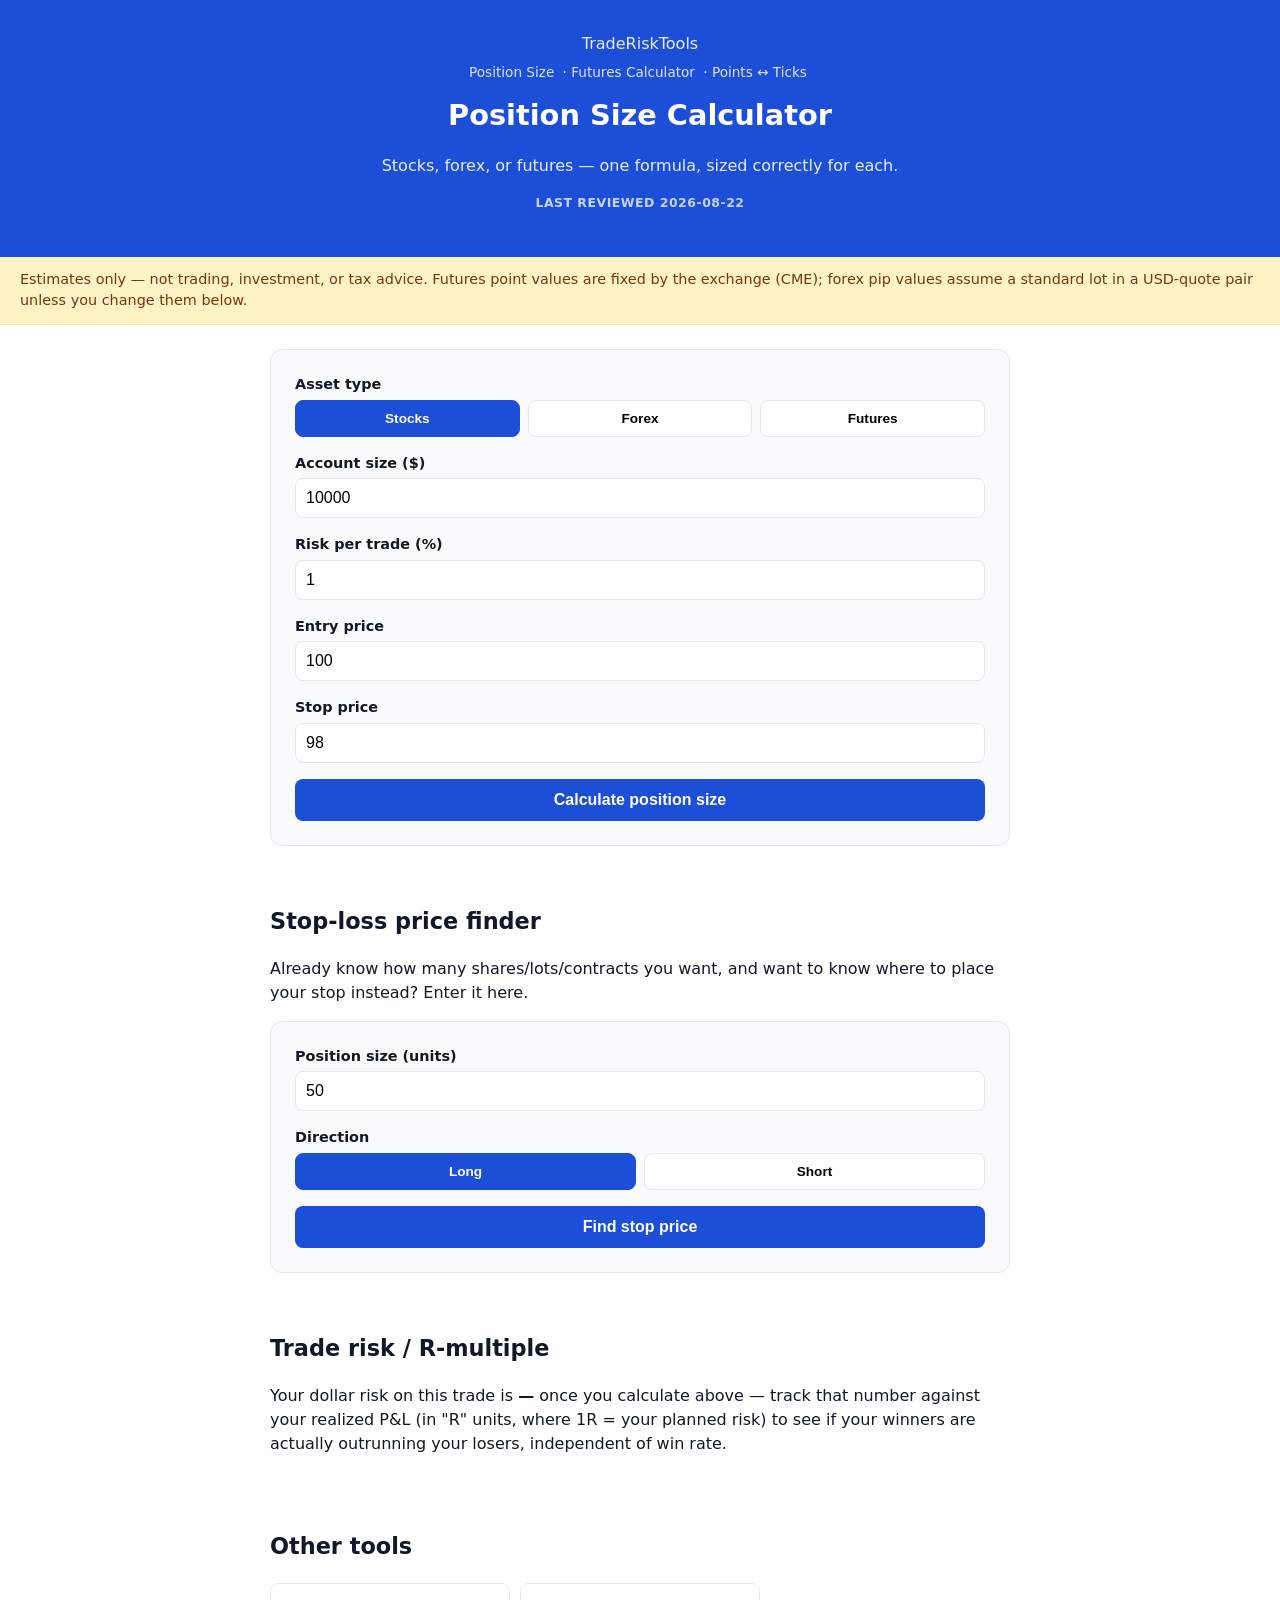
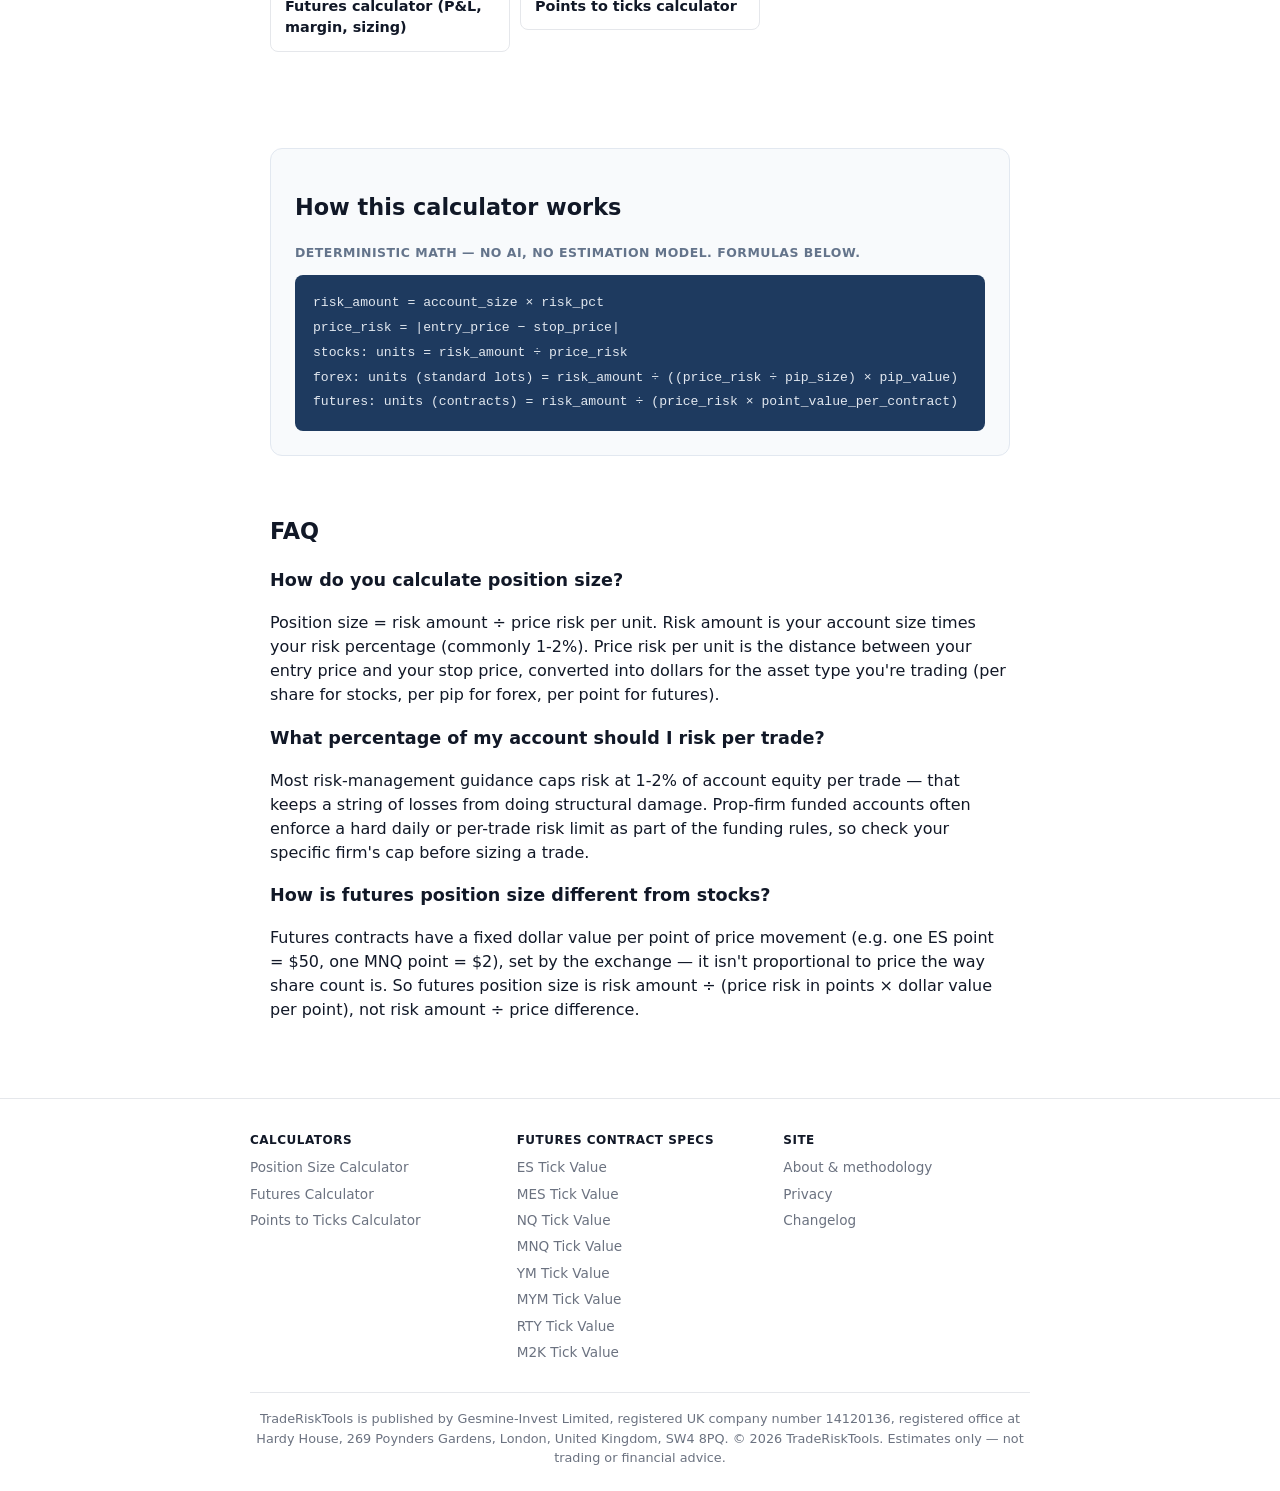
<file: index.html>
<!doctype html>
<html lang="en">
<head>
<meta charset="utf-8">
<meta name="viewport" content="width=device-width, initial-scale=1">
<title>Position Size Calculator — Stocks, Forex & Futures Risk Sizing</title>
<meta name="description" content="Free position size calculator for stocks, forex, and futures. Enter account size, risk %, entry and stop price to get exact shares, lots, or contracts — plus a stop-loss price finder.">
<meta name="keywords" content="position size calculator, trade risk calculator, stop loss calculator, futures position size, forex lot size">
<link rel="canonical" href="https://traderisktools.com/">
<meta name="google-site-verification" content="0z8RK6eljlwW8xeTIV3CNJAM3i6-xG2nIsdXFSn1B2o" />
<meta property="og:title" content="Position Size Calculator — Stocks, Forex & Futures">
<meta property="og:description" content="Enter account size, risk %, entry and stop price. Get exact shares, lots, or contracts to trade — one calculator for stocks, forex, and futures.">
<meta property="og:type" content="website">
<meta property="og:url" content="https://traderisktools.com/">
<meta name="twitter:card" content="summary_large_image">
<link rel="icon" href="/favicon.svg" type="image/svg+xml">
<link rel="stylesheet" href="/assets/styles.css">
<script type="application/ld+json">
{
  "@context": "https://schema.org",
  "@graph": [
    {
      "@type": "WebApplication",
      "name": "Position Size Calculator",
      "description": "Calculates exact position size (shares, forex lots, or futures contracts) from account size, risk percentage, entry price, and stop price.",
      "applicationCategory": "FinanceApplication",
      "operatingSystem": "Any",
      "offers": { "@type": "Offer", "price": "0", "priceCurrency": "USD" },
      "dateModified": "2026-08-22",
      "version": "2026-08-v1",
      "author": { "@type": "Organization", "name": "TradeRiskTools", "legalName": "Gesmine-Invest Limited", "identifier": { "@type": "PropertyValue", "propertyID": "UK Company Number", "value": "14120136" }, "address": { "@type": "PostalAddress", "streetAddress": "Hardy House, 269 Poynders Gardens", "addressLocality": "London", "postalCode": "SW4 8PQ", "addressCountry": "GB" } },
      "publisher": { "@type": "Organization", "name": "TradeRiskTools", "legalName": "Gesmine-Invest Limited", "identifier": { "@type": "PropertyValue", "propertyID": "UK Company Number", "value": "14120136" }, "address": { "@type": "PostalAddress", "streetAddress": "Hardy House, 269 Poynders Gardens", "addressLocality": "London", "postalCode": "SW4 8PQ", "addressCountry": "GB" } }
    },
    {
      "@type": "HowTo",
      "name": "How to calculate position size",
      "description": "Enter your account size, risk percentage, entry price, and stop price to get the exact number of shares, lots, or contracts to trade.",
      "step": [
        { "@type": "HowToStep", "position": 1, "name": "Pick your asset type", "text": "Choose stocks, forex, or futures — each uses a different unit conversion." },
        { "@type": "HowToStep", "position": 2, "name": "Enter account size and risk %", "text": "Enter your total account size and the percentage of it you're willing to risk on this trade, commonly 1-2%." },
        { "@type": "HowToStep", "position": 3, "name": "Enter entry and stop price", "text": "Enter the price you plan to enter at and the price where you'll exit if the trade goes against you." },
        { "@type": "HowToStep", "position": 4, "name": "Read your position size", "text": "The calculator converts your dollar risk and price distance into the exact number of shares, forex lots, or futures contracts to trade." }
      ]
    },
    {
      "@type": "FAQPage",
      "mainEntity": [
        {
          "@type": "Question",
          "name": "How do you calculate position size?",
          "acceptedAnswer": { "@type": "Answer", "text": "Position size = risk amount ÷ price risk per unit. Risk amount is your account size times your risk percentage (commonly 1-2%). Price risk per unit is the distance between your entry price and your stop price, converted into dollars for the asset type you're trading (per share for stocks, per pip for forex, per point for futures)." }
        },
        {
          "@type": "Question",
          "name": "What percentage of my account should I risk per trade?",
          "acceptedAnswer": { "@type": "Answer", "text": "Most risk-management guidance caps risk at 1-2% of account equity per trade — that keeps a string of losses from doing structural damage. Prop-firm funded accounts often enforce a hard daily or per-trade risk limit as part of the funding rules, so check your specific firm's cap before sizing a trade." }
        },
        {
          "@type": "Question",
          "name": "How is futures position size different from stocks?",
          "acceptedAnswer": { "@type": "Answer", "text": "Futures contracts have a fixed dollar value per point of price movement (e.g. one ES point = $50, one MNQ point = $2), set by the exchange — it isn't proportional to price the way share count is. So futures position size is risk amount ÷ (price risk in points × dollar value per point), not risk amount ÷ price difference." }
        }
      ]
    },
    {
      "@type": "BreadcrumbList",
      "itemListElement": [
        { "@type": "ListItem", "position": 1, "name": "Home", "item": "https://traderisktools.com/" }
      ]
    },
    { "@type": "Organization", "name": "TradeRiskTools", "legalName": "Gesmine-Invest Limited", "url": "https://traderisktools.com/", "identifier": { "@type": "PropertyValue", "propertyID": "UK Company Number", "value": "14120136" }, "address": { "@type": "PostalAddress", "streetAddress": "Hardy House, 269 Poynders Gardens", "addressLocality": "London", "postalCode": "SW4 8PQ", "addressCountry": "GB" } }
  ]
}
</script>
</head>
<body>
<header>
<a href="/">TradeRiskTools</a>
<nav class="site-nav"><a href="/">Position Size</a> · <a href="/futures-calculator/">Futures Calculator</a> · <a href="/points-to-ticks-calculator/">Points ↔ Ticks</a></nav>
<h1>Position Size Calculator</h1>
<p>Stocks, forex, or futures — one formula, sized correctly for each.</p>
<p class="reviewed-badge">Last reviewed 2026-08-22</p>
</header>
<div class="disclaimer-banner">Estimates only — not trading, investment, or tax advice. Futures point values are fixed by the exchange (CME); forex pip values assume a standard lot in a USD-quote pair unless you change them below.</div>

<main>
<form id="calc-form">
  <label>Asset type
    <div class="toggle-group" id="assetToggle">
      <button type="button" data-val="stock" class="active">Stocks</button>
      <button type="button" data-val="forex">Forex</button>
      <button type="button" data-val="futures">Futures</button>
    </div>
  </label>

  <label>Account size ($) <input type="number" id="accountSize" value="10000" min="0" step="100"></label>
  <label>Risk per trade (%) <input type="number" id="riskPct" value="1" min="0.1" max="100" step="0.1"></label>
  <label>Entry price <input type="number" id="entryPrice" value="100" step="0.01"></label>
  <label>Stop price <input type="number" id="stopPrice" value="98" step="0.01"></label>

  <div class="toggle-panel" id="forexPanel">
    <label>Pip value per standard lot ($) <input type="number" id="pipValueUsd" value="10" step="0.01"></label>
    <label>Pip size <input type="number" id="pipSize" value="0.0001" step="0.0001"></label>
  </div>

  <div class="toggle-panel" id="futuresPanel">
    <label>Contract
      <select id="futuresSymbol"></select>
    </label>
    <p class="privacy-note" id="futuresSpecNote"></p>
  </div>

  <button type="submit" class="submit-btn">Calculate position size</button>
</form>

<div id="results-block">
  <div class="result-amount" id="r-units">0</div>
  <div class="result-row"><span>Dollar risk at this stop</span><span id="r-risk">$0</span></div>
  <div class="result-row"><span>Price risk (entry − stop)</span><span id="r-pricerisk">0</span></div>
</div>

<section>
<h2>Stop-loss price finder</h2>
<p>Already know how many shares/lots/contracts you want, and want to know where to place your stop instead? Enter it here.</p>
<form id="stop-form">
  <label>Position size (units) <input type="number" id="slUnits" value="50" min="0" step="1"></label>
  <label>Direction
    <div class="toggle-group" id="dirToggle">
      <button type="button" data-val="long" class="active">Long</button>
      <button type="button" data-val="short">Short</button>
    </div>
  </label>
  <button type="submit" class="submit-btn">Find stop price</button>
</form>
<div id="stop-results-block">
  <div class="result-row"><span>Stop price</span><span id="r-stopprice">—</span></div>
  <div class="result-row"><span>Price move to stop</span><span id="r-pricemove">—</span></div>
</div>
</section>

<section>
<h2>Trade risk / R-multiple</h2>
<p>Your dollar risk on this trade is <strong id="r-note-risk">—</strong> once you calculate above — track that number against your realized P&L (in "R" units, where 1R = your planned risk) to see if your winners are actually outrunning your losers, independent of win rate.</p>
</section>

<section>
<h2>Other tools</h2>
<ul class="tool-links">
  <li><a href="/futures-calculator/">Futures calculator (P&amp;L, margin, sizing)</a></li>
  <li><a href="/points-to-ticks-calculator/">Points to ticks calculator</a></li>
</ul>
</section>

<section id="affiliate-widget"></section>

<section class="formula-section">
<h2>How this calculator works</h2>
<p class="source-line">Deterministic math — no AI, no estimation model. Formulas below.</p>
<div class="formula-code">
risk_amount = account_size × risk_pct<br>
price_risk = |entry_price − stop_price|<br>
stocks: units = risk_amount ÷ price_risk<br>
forex: units (standard lots) = risk_amount ÷ ((price_risk ÷ pip_size) × pip_value)<br>
futures: units (contracts) = risk_amount ÷ (price_risk × point_value_per_contract)
</div>
</section>

<section>
<h2>FAQ</h2>
<h3>How do you calculate position size?</h3>
<p>Position size = risk amount ÷ price risk per unit. Risk amount is your account size times your risk percentage (commonly 1-2%). Price risk per unit is the distance between your entry price and your stop price, converted into dollars for the asset type you're trading (per share for stocks, per pip for forex, per point for futures).</p>
<h3>What percentage of my account should I risk per trade?</h3>
<p>Most risk-management guidance caps risk at 1-2% of account equity per trade — that keeps a string of losses from doing structural damage. Prop-firm funded accounts often enforce a hard daily or per-trade risk limit as part of the funding rules, so check your specific firm's cap before sizing a trade.</p>
<h3>How is futures position size different from stocks?</h3>
<p>Futures contracts have a fixed dollar value per point of price movement (e.g. one ES point = $50, one MNQ point = $2), set by the exchange — it isn't proportional to price the way share count is. So futures position size is risk amount ÷ (price risk in points × dollar value per point), not risk amount ÷ price difference.</p>
</section>
</main>

<footer>
<div class="footer-groups">
<div>
<p class="footer-heading">Calculators</p>
<ul>
<li><a href="/">Position Size Calculator</a></li>
<li><a href="/futures-calculator/">Futures Calculator</a></li>
<li><a href="/points-to-ticks-calculator/">Points to Ticks Calculator</a></li>
</ul>
</div>
<div>
<p class="footer-heading">Futures contract specs</p>
<ul>
<li><a href="/tick-value/es/">ES Tick Value</a></li>
<li><a href="/tick-value/mes/">MES Tick Value</a></li>
<li><a href="/tick-value/nq/">NQ Tick Value</a></li>
<li><a href="/tick-value/mnq/">MNQ Tick Value</a></li>
<li><a href="/tick-value/ym/">YM Tick Value</a></li>
<li><a href="/tick-value/mym/">MYM Tick Value</a></li>
<li><a href="/tick-value/rty/">RTY Tick Value</a></li>
<li><a href="/tick-value/m2k/">M2K Tick Value</a></li>
</ul>
</div>
<div>
<p class="footer-heading">Site</p>
<ul>
<li><a href="/about/">About &amp; methodology</a></li>
<li><a href="/privacy/">Privacy</a></li>
<li><a href="/changelog/">Changelog</a></li>
</ul>
</div>
</div>
<p class="footer-legal">TradeRiskTools is published by Gesmine-Invest Limited, registered UK company number 14120136, registered office at Hardy House, 269 Poynders Gardens, London, United Kingdom, SW4 8PQ. &copy; 2026 TradeRiskTools. Estimates only — not trading or financial advice.</p>
</footer>

<script src="/assets/calc-engine.js"></script>
<script src="/assets/affiliate-widget.js"></script>
<script>
let assetType = 'stock';
const assetBtns = document.querySelectorAll('#assetToggle button');
const forexPanel = document.getElementById('forexPanel');
const futuresPanel = document.getElementById('futuresPanel');
const symbolSelect = document.getElementById('futuresSymbol');
const specNote = document.getElementById('futuresSpecNote');
let contracts = [];

function updatePanels() {
  forexPanel.classList.toggle('visible', assetType === 'forex');
  futuresPanel.classList.toggle('visible', assetType === 'futures');
}
assetBtns.forEach(btn => {
  btn.addEventListener('click', () => {
    assetBtns.forEach(b => b.classList.remove('active'));
    btn.classList.add('active');
    assetType = btn.dataset.val;
    updatePanels();
  });
});
updatePanels();

fetch('/data/futures-contracts.json').then(r => r.json()).then(data => {
  contracts = data.contracts;
  symbolSelect.innerHTML = contracts.map(c => `<option value="${c.symbol}">${c.symbol} — ${c.name}</option>`).join('');
  updateSpecNote();
});
symbolSelect.addEventListener('change', updateSpecNote);
function updateSpecNote() {
  const c = contracts.find(x => x.symbol === symbolSelect.value);
  if (c) specNote.textContent = `${c.symbol}: tick ${c.tick_size_points}pt = $${c.tick_value_usd.toFixed(2)} | $${c.point_value_usd.toFixed(2)} per full point.`;
}

document.getElementById('calc-form').addEventListener('submit', (e) => {
  e.preventDefault();
  const accountSize = document.getElementById('accountSize').value;
  const riskPct = document.getElementById('riskPct').value;
  const entryPrice = document.getElementById('entryPrice').value;
  const stopPrice = document.getElementById('stopPrice').value;

  let opts = { assetType, accountSize, riskPct, entryPrice, stopPrice };
  if (assetType === 'forex') {
    opts.pipValueUsd = document.getElementById('pipValueUsd').value;
    opts.pipSize = document.getElementById('pipSize').value;
  } else if (assetType === 'futures') {
    const c = contracts.find(x => x.symbol === symbolSelect.value);
    opts.pointValueUsd = c ? c.point_value_usd : 0;
  }

  const r = positionSize(opts);
  document.getElementById('r-units').textContent = fmtNum(r.units, 2) + ' ' + r.unitLabel;
  document.getElementById('r-risk').textContent = fmtUSD(r.riskAmount);
  document.getElementById('r-pricerisk').textContent = fmtNum(r.priceRisk, 4);
  document.getElementById('r-note-risk').textContent = fmtUSD(r.riskAmount);
  document.getElementById('results-block').classList.add('visible');
});

let stopDirection = 'long';
document.querySelectorAll('#dirToggle button').forEach(btn => {
  btn.addEventListener('click', () => {
    document.querySelectorAll('#dirToggle button').forEach(b => b.classList.remove('active'));
    btn.classList.add('active');
    stopDirection = btn.dataset.val;
  });
});
document.getElementById('stop-form').addEventListener('submit', (e) => {
  e.preventDefault();
  const r = stopLossPrice({
    entryPrice: document.getElementById('entryPrice').value,
    accountSize: document.getElementById('accountSize').value,
    riskPct: document.getElementById('riskPct').value,
    positionUnits: document.getElementById('slUnits').value,
    direction: stopDirection
  });
  document.getElementById('r-stopprice').textContent = fmtNum(r.stopPrice, 4);
  document.getElementById('r-pricemove').textContent = fmtNum(r.priceMove, 4);
  document.getElementById('stop-results-block').classList.add('visible');
});
</script>
</body>
</html>
</file>
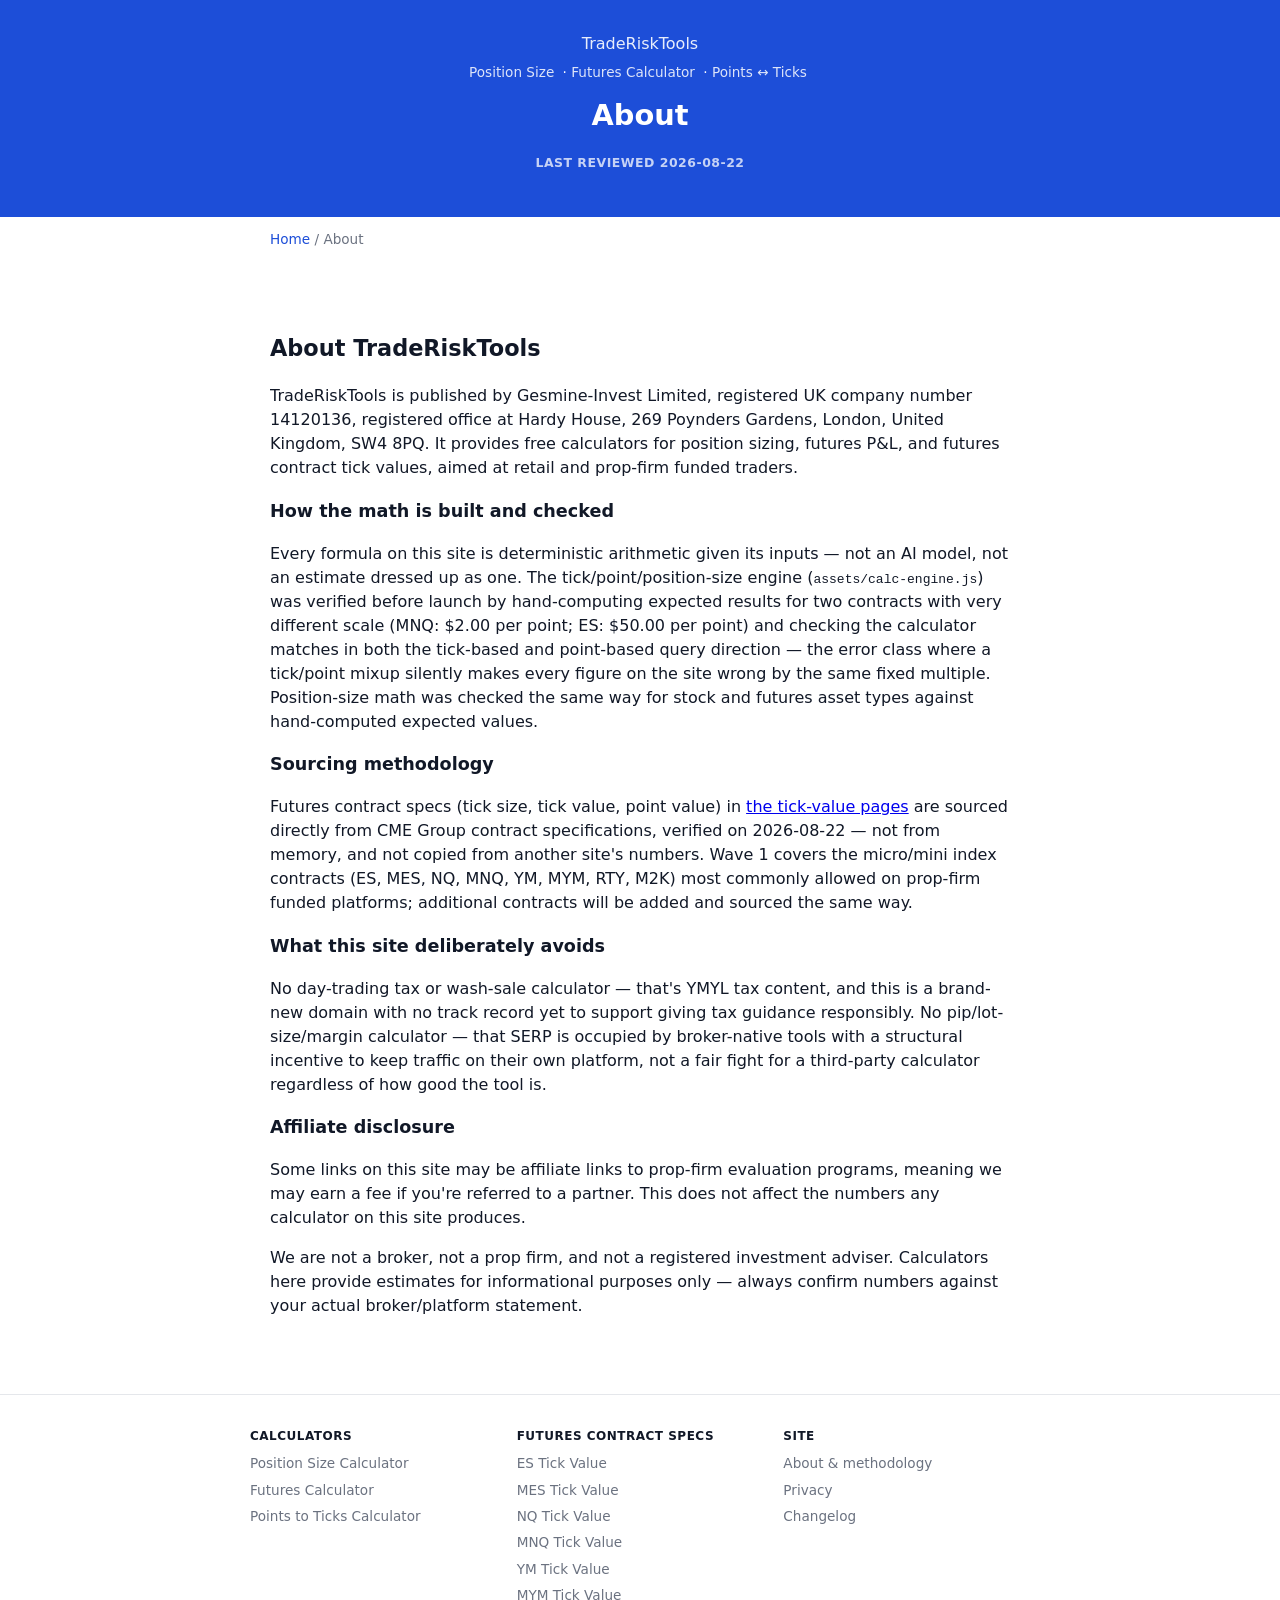
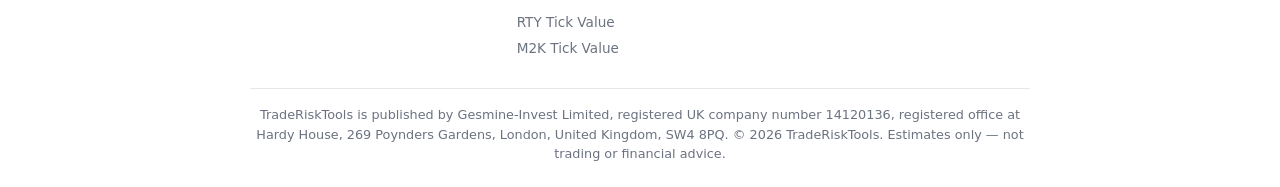
<file: about/index.html>
<!doctype html>
<html lang="en">
<head>
<meta charset="utf-8">
<meta name="viewport" content="width=device-width, initial-scale=1">
<title>About TradeRiskTools</title>
<meta name="description" content="Who publishes TradeRiskTools, how our calculators are built and checked, and where our contract data comes from.">
<link rel="canonical" href="https://traderisktools.com/about/">
<meta property="og:title" content="About TradeRiskTools">
<meta property="og:description" content="Who publishes TradeRiskTools, how our calculators are built and checked, and where our contract data comes from.">
<meta property="og:type" content="website">
<meta property="og:url" content="https://traderisktools.com/about/">
<meta name="twitter:card" content="summary_large_image">
<link rel="icon" href="/favicon.svg" type="image/svg+xml">
<link rel="stylesheet" href="/assets/styles.css">
<script type="application/ld+json">{"@context":"https://schema.org","@graph":[{"@type":"AboutPage","url":"https://traderisktools.com/about/","name":"About TradeRiskTools","publisher":{"@type":"Organization","name":"TradeRiskTools","legalName":"Gesmine-Invest Limited","identifier":{"@type":"PropertyValue","propertyID":"UK Company Number","value":"14120136"},"address":{"@type":"PostalAddress","streetAddress":"Hardy House, 269 Poynders Gardens","addressLocality":"London","postalCode":"SW4 8PQ","addressCountry":"GB"}}},{"@type":"Organization","name":"TradeRiskTools","legalName":"Gesmine-Invest Limited","identifier":{"@type":"PropertyValue","propertyID":"UK Company Number","value":"14120136"},"address":{"@type":"PostalAddress","streetAddress":"Hardy House, 269 Poynders Gardens","addressLocality":"London","postalCode":"SW4 8PQ","addressCountry":"GB"}}]}</script>
</head>
<body>
<header>
<a href="/">TradeRiskTools</a>
<nav class="site-nav"><a href="/">Position Size</a> · <a href="/futures-calculator/">Futures Calculator</a> · <a href="/points-to-ticks-calculator/">Points ↔ Ticks</a></nav>
<h1>About</h1>
<p></p>
<p class="reviewed-badge">Last reviewed 2026-08-22</p>
</header>
<nav class="crumbs"><a href="/">Home</a> / About</nav>
<main>

<section>
<h2>About TradeRiskTools</h2>
<p>TradeRiskTools is published by Gesmine-Invest Limited, registered UK company number 14120136, registered office at Hardy House, 269 Poynders Gardens, London, United Kingdom, SW4 8PQ. It provides free calculators for position sizing, futures P&amp;L, and futures contract tick values, aimed at retail and prop-firm funded traders.</p>
<h3>How the math is built and checked</h3>
<p>Every formula on this site is deterministic arithmetic given its inputs — not an AI model, not an estimate dressed up as one. The tick/point/position-size engine (<code>assets/calc-engine.js</code>) was verified before launch by hand-computing expected results for two contracts with very different scale (MNQ: $2.00 per point; ES: $50.00 per point) and checking the calculator matches in both the tick-based and point-based query direction — the error class where a tick/point mixup silently makes every figure on the site wrong by the same fixed multiple. Position-size math was checked the same way for stock and futures asset types against hand-computed expected values.</p>
<h3>Sourcing methodology</h3>
<p>Futures contract specs (tick size, tick value, point value) in <a href="/#contract-specs">the tick-value pages</a> are sourced directly from CME Group contract specifications, verified on 2026-08-22 — not from memory, and not copied from another site's numbers. Wave 1 covers the micro/mini index contracts (ES, MES, NQ, MNQ, YM, MYM, RTY, M2K) most commonly allowed on prop-firm funded platforms; additional contracts will be added and sourced the same way.</p>
<h3>What this site deliberately avoids</h3>
<p>No day-trading tax or wash-sale calculator — that's YMYL tax content, and this is a brand-new domain with no track record yet to support giving tax guidance responsibly. No pip/lot-size/margin calculator — that SERP is occupied by broker-native tools with a structural incentive to keep traffic on their own platform, not a fair fight for a third-party calculator regardless of how good the tool is.</p>
<h3>Affiliate disclosure</h3>
<p>Some links on this site may be affiliate links to prop-firm evaluation programs, meaning we may earn a fee if you're referred to a partner. This does not affect the numbers any calculator on this site produces.</p>
<p>We are not a broker, not a prop firm, and not a registered investment adviser. Calculators here provide estimates for informational purposes only — always confirm numbers against your actual broker/platform statement.</p>
</section>
</main>
<footer>
<div class="footer-groups">
<div>
<p class="footer-heading">Calculators</p>
<ul>
<li><a href="/">Position Size Calculator</a></li>
<li><a href="/futures-calculator/">Futures Calculator</a></li>
<li><a href="/points-to-ticks-calculator/">Points to Ticks Calculator</a></li>
</ul>
</div>
<div>
<p class="footer-heading">Futures contract specs</p>
<ul>
<li><a href="/tick-value/es/">ES Tick Value</a></li>
<li><a href="/tick-value/mes/">MES Tick Value</a></li>
<li><a href="/tick-value/nq/">NQ Tick Value</a></li>
<li><a href="/tick-value/mnq/">MNQ Tick Value</a></li>
<li><a href="/tick-value/ym/">YM Tick Value</a></li>
<li><a href="/tick-value/mym/">MYM Tick Value</a></li>
<li><a href="/tick-value/rty/">RTY Tick Value</a></li>
<li><a href="/tick-value/m2k/">M2K Tick Value</a></li>
</ul>
</div>
<div>
<p class="footer-heading">Site</p>
<ul>
<li><a href="/about/">About &amp; methodology</a></li>
<li><a href="/privacy/">Privacy</a></li>
<li><a href="/changelog/">Changelog</a></li>
</ul>
</div>
</div>
<p class="footer-legal">TradeRiskTools is published by Gesmine-Invest Limited, registered UK company number 14120136, registered office at Hardy House, 269 Poynders Gardens, London, United Kingdom, SW4 8PQ. &copy; 2026 TradeRiskTools. Estimates only — not trading or financial advice.</p>
</footer>
<script src="/assets/calc-engine.js"></script>
<script src="/assets/affiliate-widget.js"></script>
</body>
</html>
</file>
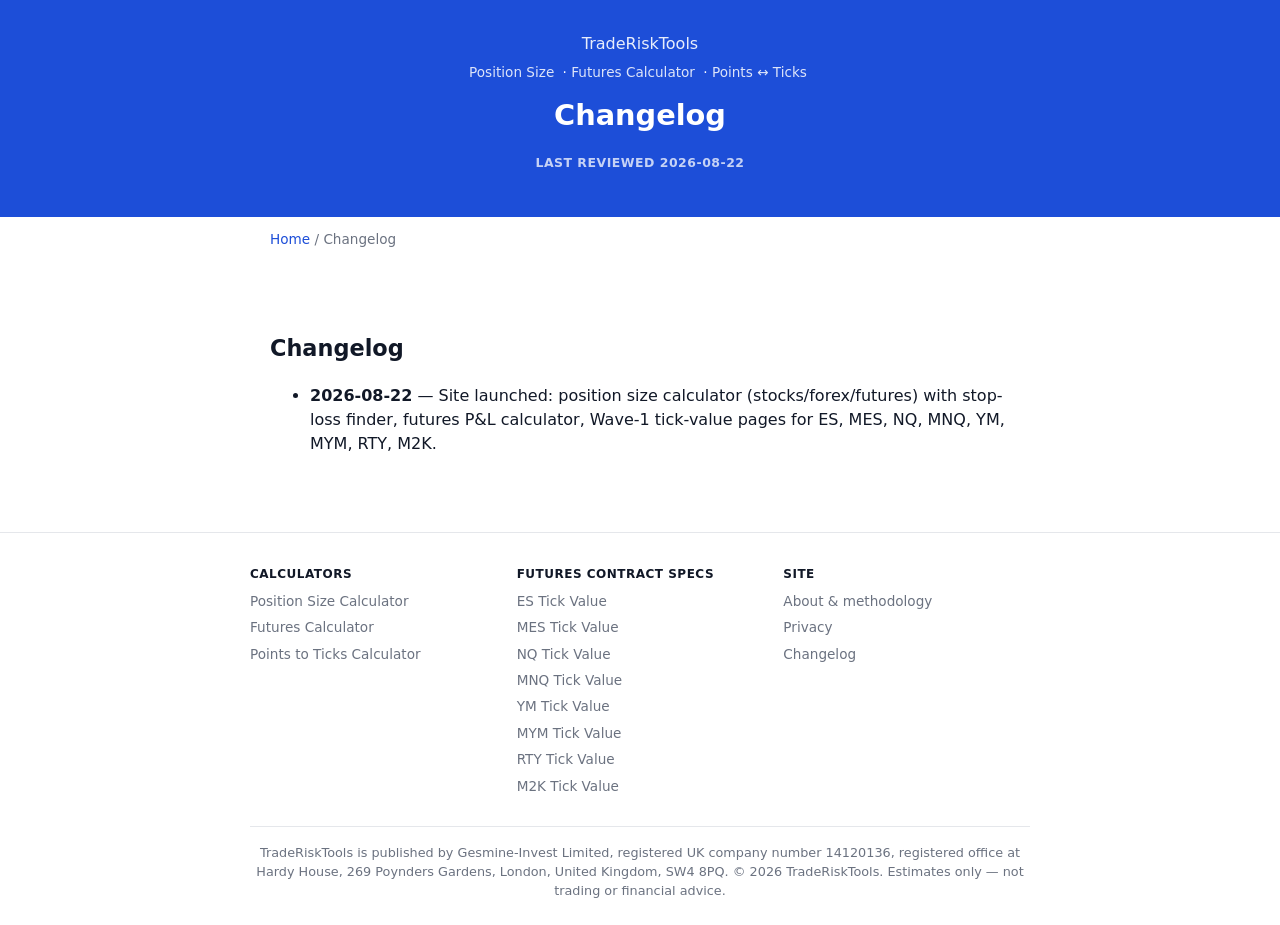
<file: changelog/index.html>
<!doctype html>
<html lang="en">
<head>
<meta charset="utf-8">
<meta name="viewport" content="width=device-width, initial-scale=1">
<title>Changelog — TradeRiskTools</title>
<meta name="description" content="What changed on TradeRiskTools and when.">
<link rel="canonical" href="https://traderisktools.com/changelog/">
<meta property="og:title" content="Changelog — TradeRiskTools">
<meta property="og:description" content="What changed on TradeRiskTools and when.">
<meta property="og:type" content="website">
<meta property="og:url" content="https://traderisktools.com/changelog/">
<meta name="twitter:card" content="summary_large_image">
<link rel="icon" href="/favicon.svg" type="image/svg+xml">
<link rel="stylesheet" href="/assets/styles.css">
<script type="application/ld+json">{"@context":"https://schema.org","@graph":[{"@type":"Organization","name":"TradeRiskTools","legalName":"Gesmine-Invest Limited","identifier":{"@type":"PropertyValue","propertyID":"UK Company Number","value":"14120136"},"address":{"@type":"PostalAddress","streetAddress":"Hardy House, 269 Poynders Gardens","addressLocality":"London","postalCode":"SW4 8PQ","addressCountry":"GB"}}]}</script>
</head>
<body>
<header>
<a href="/">TradeRiskTools</a>
<nav class="site-nav"><a href="/">Position Size</a> · <a href="/futures-calculator/">Futures Calculator</a> · <a href="/points-to-ticks-calculator/">Points ↔ Ticks</a></nav>
<h1>Changelog</h1>
<p></p>
<p class="reviewed-badge">Last reviewed 2026-08-22</p>
</header>
<nav class="crumbs"><a href="/">Home</a> / Changelog</nav>
<main>

<section>
<h2>Changelog</h2>
<ul>
<li><strong>2026-08-22</strong> — Site launched: position size calculator (stocks/forex/futures) with stop-loss finder, futures P&amp;L calculator, Wave-1 tick-value pages for ES, MES, NQ, MNQ, YM, MYM, RTY, M2K.</li>
</ul>
</section>
</main>
<footer>
<div class="footer-groups">
<div>
<p class="footer-heading">Calculators</p>
<ul>
<li><a href="/">Position Size Calculator</a></li>
<li><a href="/futures-calculator/">Futures Calculator</a></li>
<li><a href="/points-to-ticks-calculator/">Points to Ticks Calculator</a></li>
</ul>
</div>
<div>
<p class="footer-heading">Futures contract specs</p>
<ul>
<li><a href="/tick-value/es/">ES Tick Value</a></li>
<li><a href="/tick-value/mes/">MES Tick Value</a></li>
<li><a href="/tick-value/nq/">NQ Tick Value</a></li>
<li><a href="/tick-value/mnq/">MNQ Tick Value</a></li>
<li><a href="/tick-value/ym/">YM Tick Value</a></li>
<li><a href="/tick-value/mym/">MYM Tick Value</a></li>
<li><a href="/tick-value/rty/">RTY Tick Value</a></li>
<li><a href="/tick-value/m2k/">M2K Tick Value</a></li>
</ul>
</div>
<div>
<p class="footer-heading">Site</p>
<ul>
<li><a href="/about/">About &amp; methodology</a></li>
<li><a href="/privacy/">Privacy</a></li>
<li><a href="/changelog/">Changelog</a></li>
</ul>
</div>
</div>
<p class="footer-legal">TradeRiskTools is published by Gesmine-Invest Limited, registered UK company number 14120136, registered office at Hardy House, 269 Poynders Gardens, London, United Kingdom, SW4 8PQ. &copy; 2026 TradeRiskTools. Estimates only — not trading or financial advice.</p>
</footer>
<script src="/assets/calc-engine.js"></script>
<script src="/assets/affiliate-widget.js"></script>
</body>
</html>
</file>
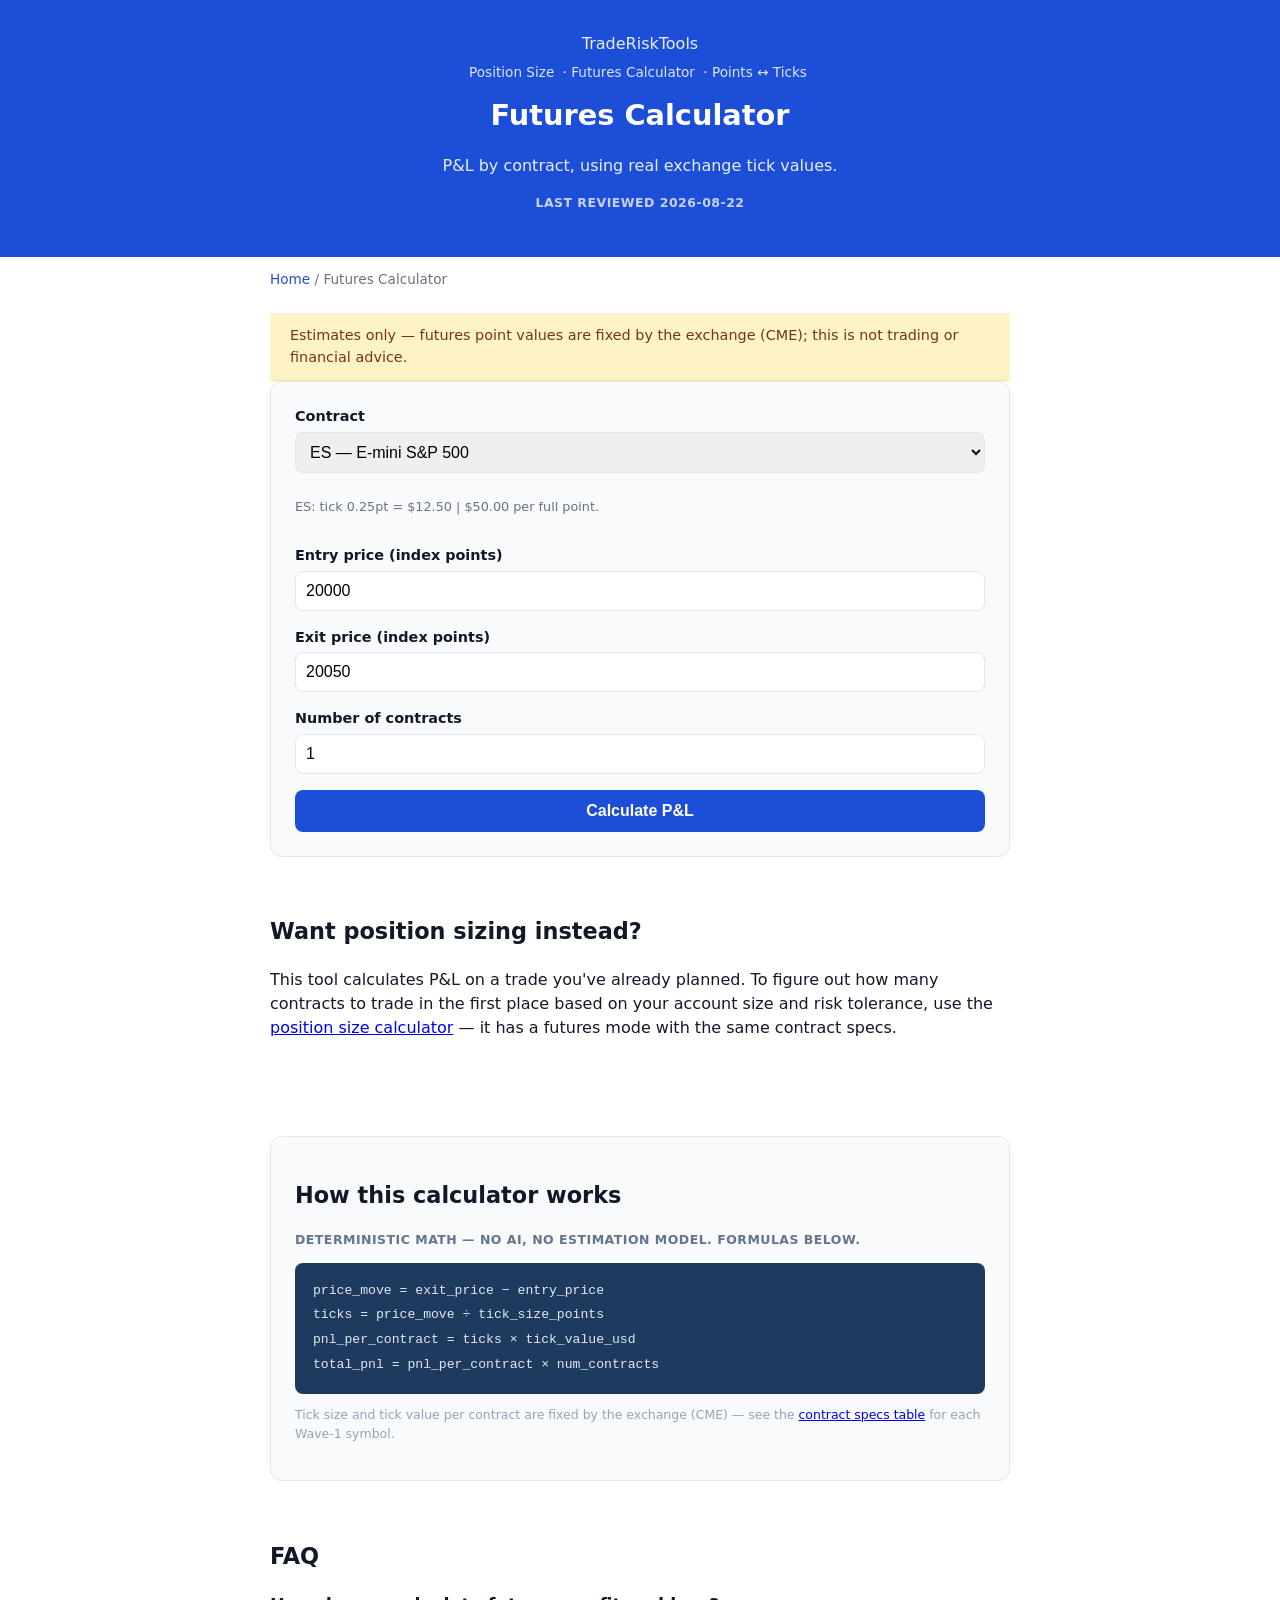
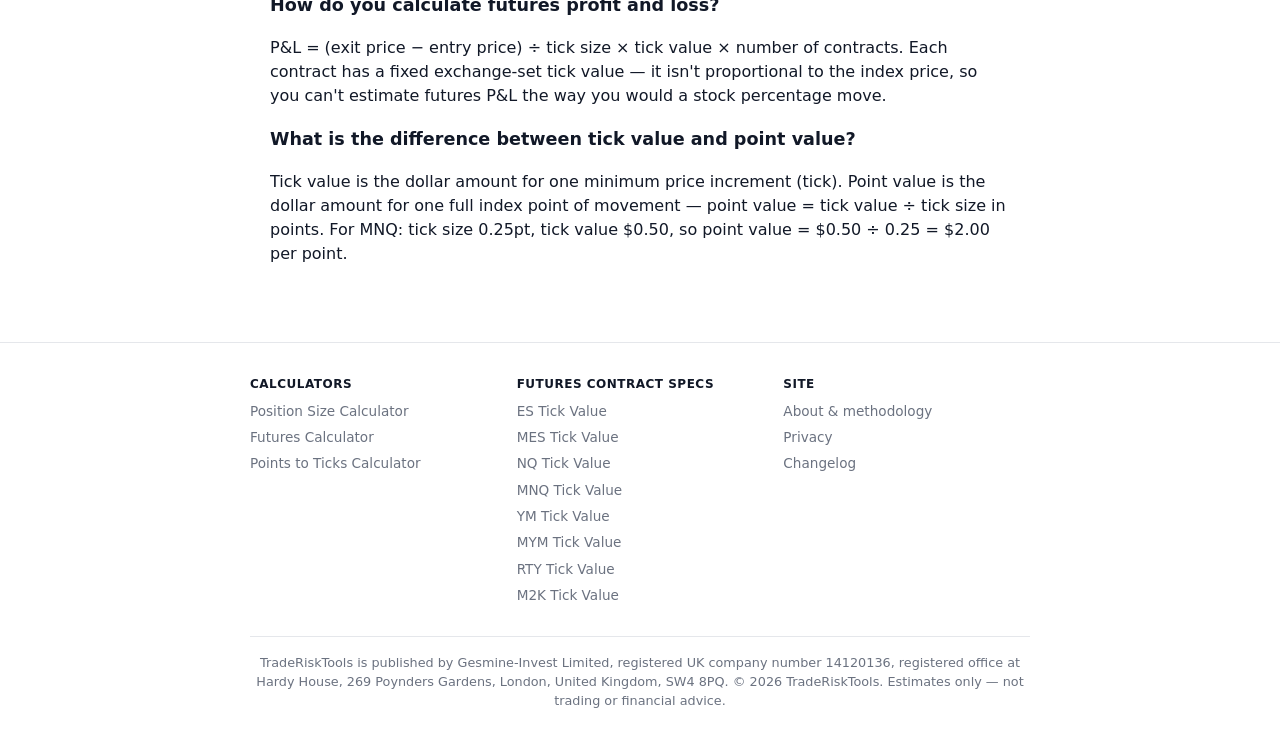
<file: futures-calculator/index.html>
<!doctype html>
<html lang="en">
<head>
<meta charset="utf-8">
<meta name="viewport" content="width=device-width, initial-scale=1">
<title>Futures Calculator — P&L by Contract, Entry & Exit Price</title>
<meta name="description" content="Free futures profit/loss calculator. Pick your contract (ES, MES, NQ, MNQ, YM, MYM, RTY, M2K), enter entry/exit price and contract count, get exact P&L.">
<link rel="canonical" href="https://traderisktools.com/futures-calculator/">
<meta property="og:title" content="Futures Calculator — P&L by Contract, Entry & Exit Price">
<meta property="og:description" content="Free futures profit/loss calculator. Pick your contract (ES, MES, NQ, MNQ, YM, MYM, RTY, M2K), enter entry/exit price and contract count, get exact P&L.">
<meta property="og:type" content="website">
<meta property="og:url" content="https://traderisktools.com/futures-calculator/">
<meta name="twitter:card" content="summary_large_image">
<link rel="icon" href="/favicon.svg" type="image/svg+xml">
<link rel="stylesheet" href="/assets/styles.css">
<script type="application/ld+json">{"@context":"https://schema.org","@graph":[{"@type":"WebApplication","applicationCategory":"FinanceApplication","operatingSystem":"Any","offers":{"@type":"Offer","price":"0","priceCurrency":"USD"},"dateModified":"2026-08-22","author":{"@type":"Organization","name":"TradeRiskTools","legalName":"Gesmine-Invest Limited","identifier":{"@type":"PropertyValue","propertyID":"UK Company Number","value":"14120136"},"address":{"@type":"PostalAddress","streetAddress":"Hardy House, 269 Poynders Gardens","addressLocality":"London","postalCode":"SW4 8PQ","addressCountry":"GB"}},"publisher":{"@type":"Organization","name":"TradeRiskTools","legalName":"Gesmine-Invest Limited","identifier":{"@type":"PropertyValue","propertyID":"UK Company Number","value":"14120136"},"address":{"@type":"PostalAddress","streetAddress":"Hardy House, 269 Poynders Gardens","addressLocality":"London","postalCode":"SW4 8PQ","addressCountry":"GB"}},"version":"2026-08-v1","name":"Futures Calculator","description":"Calculates profit/loss on a futures trade from entry price, exit price, and number of contracts, using exchange contract specs."},{"@type":"FAQPage","mainEntity":[{"@type":"Question","name":"How do you calculate futures profit and loss?","acceptedAnswer":{"@type":"Answer","text":"P&L = (exit price − entry price) ÷ tick size × tick value × number of contracts. Each contract has a fixed exchange-set tick value — it isn't proportional to the index price, so you can't estimate futures P&L the way you would a stock percentage move."}},{"@type":"Question","name":"What is the difference between tick value and point value?","acceptedAnswer":{"@type":"Answer","text":"Tick value is the dollar amount for one minimum price increment (tick). Point value is the dollar amount for one full index point of movement — point value = tick value ÷ tick size in points. For MNQ: tick size 0.25pt, tick value $0.50, so point value = $0.50 ÷ 0.25 = $2.00 per point."}}]},{"@type":"HowTo","name":"How to calculate futures P&L","description":"Pick your contract, enter entry price, exit price, and number of contracts, and read the profit/loss in dollars.","step":[{"@type":"HowToStep","position":1,"name":"Pick your contract","text":"Select the futures symbol (ES, MES, NQ, MNQ, YM, MYM, RTY, or M2K) from the dropdown."},{"@type":"HowToStep","position":2,"name":"Enter entry and exit price","text":"Enter the price you entered the trade at and the price you exited (or plan to exit) at, in index points."},{"@type":"HowToStep","position":3,"name":"Enter number of contracts","text":"Enter how many contracts of that symbol you traded."},{"@type":"HowToStep","position":4,"name":"Read the P&L","text":"The calculator converts the price move into ticks, multiplies by the exchange tick value, and totals across your contracts."}]},{"@type":"BreadcrumbList","itemListElement":[{"@type":"ListItem","position":1,"name":"Home","item":"https://traderisktools.com/"},{"@type":"ListItem","position":2,"name":"Futures Calculator","item":"https://traderisktools.com/futures-calculator/"}]},{"@type":"Organization","name":"TradeRiskTools","legalName":"Gesmine-Invest Limited","identifier":{"@type":"PropertyValue","propertyID":"UK Company Number","value":"14120136"},"address":{"@type":"PostalAddress","streetAddress":"Hardy House, 269 Poynders Gardens","addressLocality":"London","postalCode":"SW4 8PQ","addressCountry":"GB"}}]}</script>
</head>
<body>
<header>
<a href="/">TradeRiskTools</a>
<nav class="site-nav"><a href="/">Position Size</a> · <a href="/futures-calculator/">Futures Calculator</a> · <a href="/points-to-ticks-calculator/">Points ↔ Ticks</a></nav>
<h1>Futures Calculator</h1>
<p>P&L by contract, using real exchange tick values.</p>
<p class="reviewed-badge">Last reviewed 2026-08-22</p>
</header>
<nav class="crumbs"><a href="/">Home</a> / Futures Calculator</nav>
<main>

<div class="disclaimer-banner">Estimates only — futures point values are fixed by the exchange (CME); this is not trading or financial advice.</div>
<form id="calc-form">
  <label>Contract
    <select id="futuresSymbol"></select>
  </label>
  <p class="privacy-note" id="futuresSpecNote"></p>
  <label>Entry price (index points) <input type="number" id="entryPrice" value="20000" step="0.25"></label>
  <label>Exit price (index points) <input type="number" id="exitPrice" value="20050" step="0.25"></label>
  <label>Number of contracts <input type="number" id="numContracts" value="1" min="1" step="1"></label>
  <button type="submit" class="submit-btn">Calculate P&amp;L</button>
</form>
<div id="results-block">
  <div class="result-amount" id="r-total">$0</div>
  <div class="result-row"><span>Price move (points)</span><span id="r-move">0</span></div>
  <div class="result-row"><span>Ticks</span><span id="r-ticks">0</span></div>
  <div class="result-row"><span>Per-contract P&amp;L</span><span id="r-percontract">$0</span></div>
</div>
<section>
<h2>Want position sizing instead?</h2>
<p>This tool calculates P&amp;L on a trade you've already planned. To figure out how many contracts to trade in the first place based on your account size and risk tolerance, use the <a href="/">position size calculator</a> — it has a futures mode with the same contract specs.</p>
</section>
<section id="affiliate-widget"></section>
<section class="formula-section">
<h2>How this calculator works</h2>
<p class="source-line">Deterministic math — no AI, no estimation model. Formulas below.</p>
<div class="formula-code">
price_move = exit_price − entry_price<br>
ticks = price_move ÷ tick_size_points<br>
pnl_per_contract = ticks × tick_value_usd<br>
total_pnl = pnl_per_contract × num_contracts
</div>
<p class="formula-footnote">Tick size and tick value per contract are fixed by the exchange (CME) — see the <a href="/#contract-specs">contract specs table</a> for each Wave-1 symbol.</p>
</section>
<section>
<h2>FAQ</h2>
<h3>How do you calculate futures profit and loss?</h3>
<p>P&amp;L = (exit price − entry price) ÷ tick size × tick value × number of contracts. Each contract has a fixed exchange-set tick value — it isn't proportional to the index price, so you can't estimate futures P&amp;L the way you would a stock percentage move.</p>
<h3>What is the difference between tick value and point value?</h3>
<p>Tick value is the dollar amount for one minimum price increment (tick). Point value is the dollar amount for one full index point of movement — point value = tick value ÷ tick size in points. For MNQ: tick size 0.25pt, tick value $0.50, so point value = $0.50 ÷ 0.25 = $2.00 per point.</p>
</section>
<script>
let futuresContracts = [];
const fSymbolSelect = document.getElementById('futuresSymbol');
const fSpecNote = document.getElementById('futuresSpecNote');
fetch('/data/futures-contracts.json').then(r => r.json()).then(data => {
  futuresContracts = data.contracts;
  fSymbolSelect.innerHTML = futuresContracts.map(c => `<option value="${c.symbol}">${c.symbol} — ${c.name}</option>`).join('');
  updateFuturesSpecNote();
});
fSymbolSelect.addEventListener('change', updateFuturesSpecNote);
function updateFuturesSpecNote() {
  const c = futuresContracts.find(x => x.symbol === fSymbolSelect.value);
  if (c) fSpecNote.textContent = `${c.symbol}: tick ${c.tick_size_points}pt = $${c.tick_value_usd.toFixed(2)} | $${c.point_value_usd.toFixed(2)} per full point.`;
}
document.getElementById('calc-form').addEventListener('submit', (e) => {
  e.preventDefault();
  const c = futuresContracts.find(x => x.symbol === fSymbolSelect.value);
  if (!c) return;
  const entryPrice = document.getElementById('entryPrice').value;
  const exitPrice = document.getElementById('exitPrice').value;
  const numContracts = document.getElementById('numContracts').value;
  const priceMovePoints = Number(exitPrice) - Number(entryPrice);
  const r = tickValue({ priceMovePoints, tickSizePoints: c.tick_size_points, tickValueUsd: c.tick_value_usd, contracts: numContracts });
  document.getElementById('r-total').textContent = fmtUSD(r.totalDollars);
  document.getElementById('r-move').textContent = fmtNum(priceMovePoints, 2);
  document.getElementById('r-ticks').textContent = fmtNum(r.ticks, 2);
  document.getElementById('r-percontract').textContent = fmtUSD(r.dollarsPerContract);
  document.getElementById('results-block').classList.add('visible');
});
</script>
</main>
<footer>
<div class="footer-groups">
<div>
<p class="footer-heading">Calculators</p>
<ul>
<li><a href="/">Position Size Calculator</a></li>
<li><a href="/futures-calculator/">Futures Calculator</a></li>
<li><a href="/points-to-ticks-calculator/">Points to Ticks Calculator</a></li>
</ul>
</div>
<div>
<p class="footer-heading">Futures contract specs</p>
<ul>
<li><a href="/tick-value/es/">ES Tick Value</a></li>
<li><a href="/tick-value/mes/">MES Tick Value</a></li>
<li><a href="/tick-value/nq/">NQ Tick Value</a></li>
<li><a href="/tick-value/mnq/">MNQ Tick Value</a></li>
<li><a href="/tick-value/ym/">YM Tick Value</a></li>
<li><a href="/tick-value/mym/">MYM Tick Value</a></li>
<li><a href="/tick-value/rty/">RTY Tick Value</a></li>
<li><a href="/tick-value/m2k/">M2K Tick Value</a></li>
</ul>
</div>
<div>
<p class="footer-heading">Site</p>
<ul>
<li><a href="/about/">About &amp; methodology</a></li>
<li><a href="/privacy/">Privacy</a></li>
<li><a href="/changelog/">Changelog</a></li>
</ul>
</div>
</div>
<p class="footer-legal">TradeRiskTools is published by Gesmine-Invest Limited, registered UK company number 14120136, registered office at Hardy House, 269 Poynders Gardens, London, United Kingdom, SW4 8PQ. &copy; 2026 TradeRiskTools. Estimates only — not trading or financial advice.</p>
</footer>
<script src="/assets/calc-engine.js"></script>
<script src="/assets/affiliate-widget.js"></script>
</body>
</html>
</file>
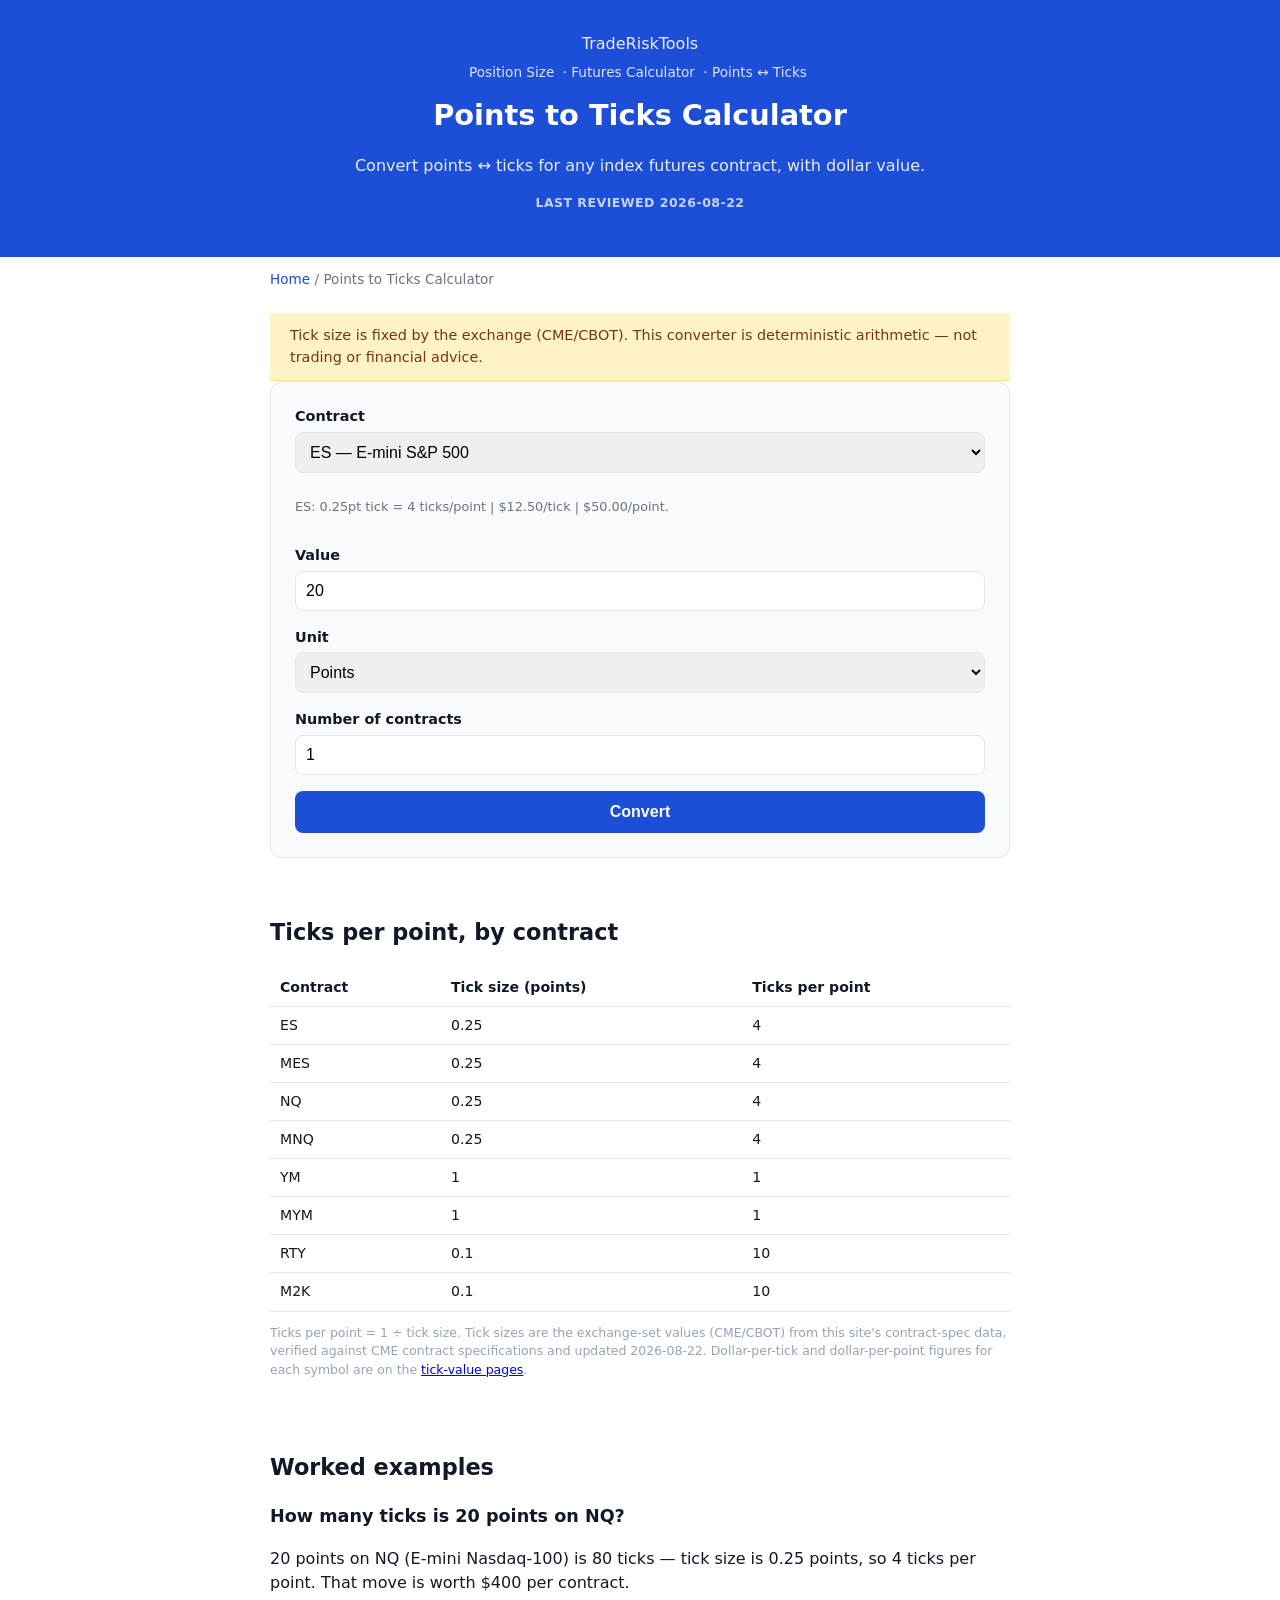
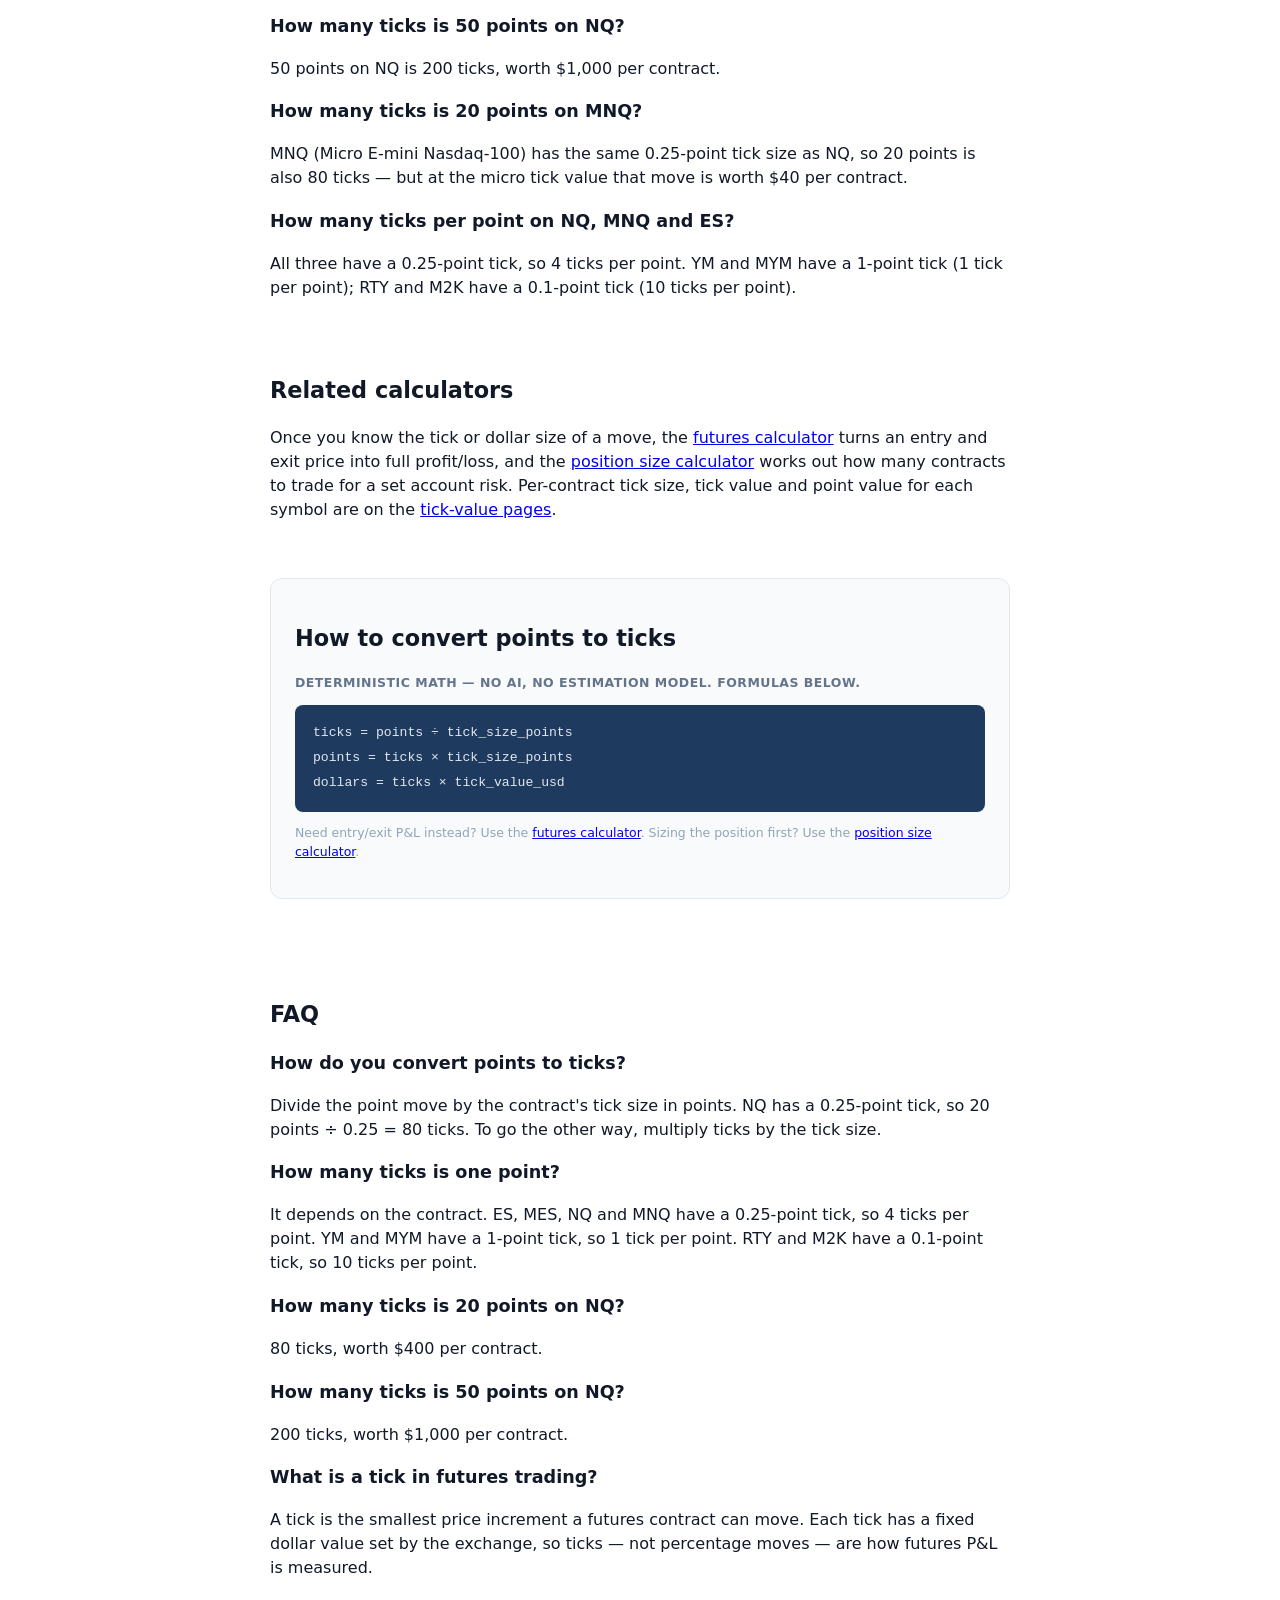
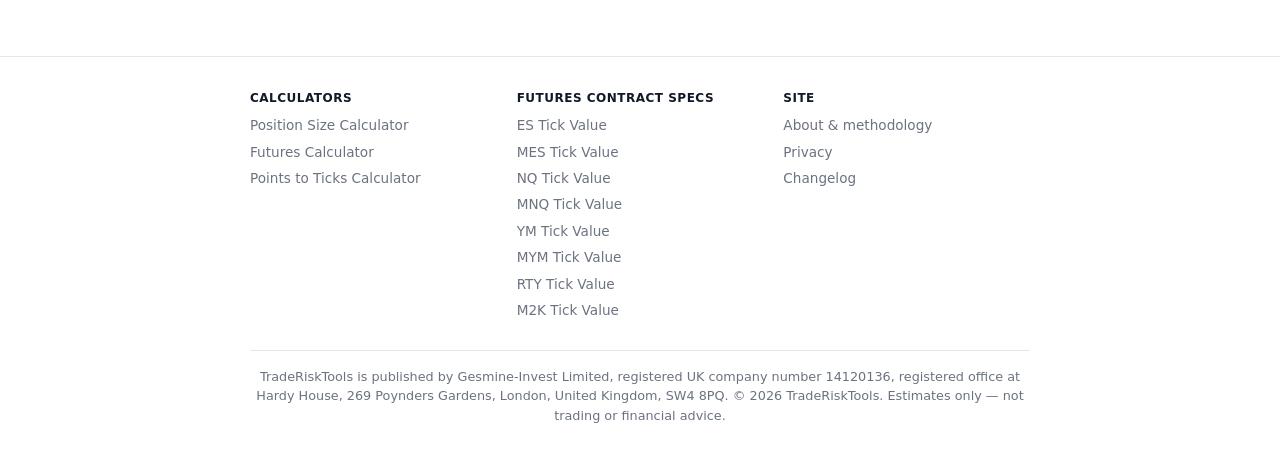
<file: points-to-ticks-calculator/index.html>
<!doctype html>
<html lang="en">
<head>
<meta charset="utf-8">
<meta name="viewport" content="width=device-width, initial-scale=1">
<title>Points to Ticks Calculator — Convert Futures Points & Ticks</title>
<meta name="description" content="Convert index points to ticks and back for ES, MES, NQ, MNQ, YM, MYM, RTY, M2K futures — with tick value in dollars. E.g. 20 points on NQ = 80 ticks = $400 per contract.">
<link rel="canonical" href="https://traderisktools.com/points-to-ticks-calculator/">
<meta property="og:title" content="Points to Ticks Calculator — Convert Futures Points & Ticks">
<meta property="og:description" content="Convert index points to ticks and back for ES, MES, NQ, MNQ, YM, MYM, RTY, M2K futures — with tick value in dollars. E.g. 20 points on NQ = 80 ticks = $400 per contract.">
<meta property="og:type" content="website">
<meta property="og:url" content="https://traderisktools.com/points-to-ticks-calculator/">
<meta name="twitter:card" content="summary_large_image">
<link rel="icon" href="/favicon.svg" type="image/svg+xml">
<link rel="stylesheet" href="/assets/styles.css">
<script type="application/ld+json">{"@context":"https://schema.org","@graph":[{"@type":"WebApplication","applicationCategory":"FinanceApplication","operatingSystem":"Any","offers":{"@type":"Offer","price":"0","priceCurrency":"USD"},"dateModified":"2026-08-22","author":{"@type":"Organization","name":"TradeRiskTools","legalName":"Gesmine-Invest Limited","identifier":{"@type":"PropertyValue","propertyID":"UK Company Number","value":"14120136"},"address":{"@type":"PostalAddress","streetAddress":"Hardy House, 269 Poynders Gardens","addressLocality":"London","postalCode":"SW4 8PQ","addressCountry":"GB"}},"publisher":{"@type":"Organization","name":"TradeRiskTools","legalName":"Gesmine-Invest Limited","identifier":{"@type":"PropertyValue","propertyID":"UK Company Number","value":"14120136"},"address":{"@type":"PostalAddress","streetAddress":"Hardy House, 269 Poynders Gardens","addressLocality":"London","postalCode":"SW4 8PQ","addressCountry":"GB"}},"version":"2026-08-v1","name":"Points to Ticks Calculator","description":"Converts index points to ticks and back for ES, MES, NQ, MNQ, YM, MYM, RTY and M2K futures, with the dollar value of the move per contract."},{"@type":"FAQPage","mainEntity":[{"@type":"Question","name":"How do you convert points to ticks?","acceptedAnswer":{"@type":"Answer","text":"Divide the point move by the contract's tick size in points. NQ has a 0.25-point tick, so 20 points ÷ 0.25 = 80 ticks. To go the other way, multiply ticks by the tick size."}},{"@type":"Question","name":"How many ticks is one point?","acceptedAnswer":{"@type":"Answer","text":"It depends on the contract. ES, MES, NQ and MNQ have a 0.25-point tick, so 4 ticks per point. YM and MYM have a 1-point tick, so 1 tick per point. RTY and M2K have a 0.1-point tick, so 10 ticks per point."}},{"@type":"Question","name":"How many ticks is 20 points on NQ?","acceptedAnswer":{"@type":"Answer","text":"80 ticks, worth $400 per contract."}},{"@type":"Question","name":"How many ticks is 50 points on NQ?","acceptedAnswer":{"@type":"Answer","text":"200 ticks, worth $1,000 per contract."}},{"@type":"Question","name":"What is a tick in futures trading?","acceptedAnswer":{"@type":"Answer","text":"A tick is the smallest price increment a futures contract can move. Each tick has a fixed dollar value set by the exchange, so ticks — not percentage moves — are how futures P&L is measured."}}]},{"@type":"HowTo","name":"How to convert points to ticks","description":"Pick your contract, enter a value, choose whether it is points or ticks, and read the converted figure plus its dollar value.","step":[{"@type":"HowToStep","position":1,"name":"Pick your contract","text":"Select the futures symbol (ES, MES, NQ, MNQ, YM, MYM, RTY, or M2K)."},{"@type":"HowToStep","position":2,"name":"Enter a value","text":"Type the number you want to convert."},{"@type":"HowToStep","position":3,"name":"Choose the unit","text":"Set the unit to Points or Ticks — that is the unit of the number you entered."},{"@type":"HowToStep","position":4,"name":"Read the result","text":"The converter shows the value in the other unit, the ticks-per-point ratio, and the dollar value of the move per contract and across all your contracts."}]},{"@type":"BreadcrumbList","itemListElement":[{"@type":"ListItem","position":1,"name":"Home","item":"https://traderisktools.com/"},{"@type":"ListItem","position":2,"name":"Points to Ticks Calculator","item":"https://traderisktools.com/points-to-ticks-calculator/"}]},{"@type":"Organization","name":"TradeRiskTools","legalName":"Gesmine-Invest Limited","identifier":{"@type":"PropertyValue","propertyID":"UK Company Number","value":"14120136"},"address":{"@type":"PostalAddress","streetAddress":"Hardy House, 269 Poynders Gardens","addressLocality":"London","postalCode":"SW4 8PQ","addressCountry":"GB"}}]}</script>
</head>
<body>
<header>
<a href="/">TradeRiskTools</a>
<nav class="site-nav"><a href="/">Position Size</a> · <a href="/futures-calculator/">Futures Calculator</a> · <a href="/points-to-ticks-calculator/">Points ↔ Ticks</a></nav>
<h1>Points to Ticks Calculator</h1>
<p>Convert points ↔ ticks for any index futures contract, with dollar value.</p>
<p class="reviewed-badge">Last reviewed 2026-08-22</p>
</header>
<nav class="crumbs"><a href="/">Home</a> / Points to Ticks Calculator</nav>
<main>

<div class="disclaimer-banner">Tick size is fixed by the exchange (CME/CBOT). This converter is deterministic arithmetic — not trading or financial advice.</div>
<form id="calc-form">
  <label>Contract
    <select id="convSymbol"></select>
  </label>
  <p class="privacy-note" id="convSpecNote"></p>
  <label>Value <input type="number" id="convValue" value="20"></label>
  <label>Unit
    <select id="convUnit">
      <option value="points">Points</option>
      <option value="ticks">Ticks</option>
    </select>
  </label>
  <label>Number of contracts <input type="number" id="convContracts" value="1" min="1" step="1"></label>
  <button type="submit" class="submit-btn">Convert</button>
</form>
<div id="results-block">
  <div class="result-amount" id="r-converted">0</div>
  <div class="result-row"><span>Ticks per point</span><span id="r-tpp">0</span></div>
  <div class="result-row"><span>$ per tick</span><span id="r-pertick">$0</span></div>
  <div class="result-row"><span>$ per point</span><span id="r-perpoint">$0</span></div>
  <div class="result-row"><span>Value of this move, per contract</span><span id="r-permove">$0</span></div>
  <div class="result-row"><span>Value across all contracts</span><span id="r-total">$0</span></div>
</div>
<section>
<h2>Ticks per point, by contract</h2>
<table>
<tr><th>Contract</th><th>Tick size (points)</th><th>Ticks per point</th></tr>
<tr><td>ES</td><td>0.25</td><td>4</td></tr>
<tr><td>MES</td><td>0.25</td><td>4</td></tr>
<tr><td>NQ</td><td>0.25</td><td>4</td></tr>
<tr><td>MNQ</td><td>0.25</td><td>4</td></tr>
<tr><td>YM</td><td>1</td><td>1</td></tr>
<tr><td>MYM</td><td>1</td><td>1</td></tr>
<tr><td>RTY</td><td>0.1</td><td>10</td></tr>
<tr><td>M2K</td><td>0.1</td><td>10</td></tr>
</table>
<p class="formula-footnote">Ticks per point = 1 ÷ tick size. Tick sizes are the exchange-set values (CME/CBOT) from this site's contract-spec data, verified against CME contract specifications and updated 2026-08-22. Dollar-per-tick and dollar-per-point figures for each symbol are on the <a href="/tick-value/nq/">tick-value pages</a>.</p>
</section>
<section>
<h2>Worked examples</h2>
<h3>How many ticks is 20 points on NQ?</h3>
<p>20 points on NQ (E-mini Nasdaq-100) is 80 ticks — tick size is 0.25 points, so 4 ticks per point. That move is worth $400 per contract.</p>
<h3>How many ticks is 50 points on NQ?</h3>
<p>50 points on NQ is 200 ticks, worth $1,000 per contract.</p>
<h3>How many ticks is 20 points on MNQ?</h3>
<p>MNQ (Micro E-mini Nasdaq-100) has the same 0.25-point tick size as NQ, so 20 points is also 80 ticks — but at the micro tick value that move is worth $40 per contract.</p>
<h3>How many ticks per point on NQ, MNQ and ES?</h3>
<p>All three have a 0.25-point tick, so 4 ticks per point. YM and MYM have a 1-point tick (1 tick per point); RTY and M2K have a 0.1-point tick (10 ticks per point).</p>
</section>
<section>
<h2>Related calculators</h2>
<p>Once you know the tick or dollar size of a move, the <a href="/futures-calculator/">futures calculator</a> turns an entry and exit price into full profit/loss, and the <a href="/">position size calculator</a> works out how many contracts to trade for a set account risk. Per-contract tick size, tick value and point value for each symbol are on the <a href="/tick-value/mnq/">tick-value pages</a>.</p>
</section>
<section class="formula-section">
<h2>How to convert points to ticks</h2>
<p class="source-line">Deterministic math — no AI, no estimation model. Formulas below.</p>
<div class="formula-code">
ticks = points ÷ tick_size_points<br>
points = ticks × tick_size_points<br>
dollars = ticks × tick_value_usd
</div>
<p class="formula-footnote">Need entry/exit P&amp;L instead? Use the <a href="/futures-calculator/">futures calculator</a>. Sizing the position first? Use the <a href="/">position size calculator</a>.</p>
</section>
<section id="affiliate-widget"></section>
<section>
<h2>FAQ</h2>
<h3>How do you convert points to ticks?</h3>
<p>Divide the point move by the contract's tick size in points. NQ has a 0.25-point tick, so 20 points ÷ 0.25 = 80 ticks. To go the other way, multiply ticks by the tick size.</p>
<h3>How many ticks is one point?</h3>
<p>It depends on the contract. ES, MES, NQ and MNQ have a 0.25-point tick, so 4 ticks per point. YM and MYM have a 1-point tick, so 1 tick per point. RTY and M2K have a 0.1-point tick, so 10 ticks per point.</p>
<h3>How many ticks is 20 points on NQ?</h3>
<p>80 ticks, worth $400 per contract.</p>
<h3>How many ticks is 50 points on NQ?</h3>
<p>200 ticks, worth $1,000 per contract.</p>
<h3>What is a tick in futures trading?</h3>
<p>A tick is the smallest price increment a futures contract can move. Each tick has a fixed dollar value set by the exchange, so ticks — not percentage moves — are how futures P&amp;L is measured.</p>
</section>
<script>
let convContracts = [];
const cSymbol = document.getElementById('convSymbol');
const cUnit = document.getElementById('convUnit');
const cValue = document.getElementById('convValue');
const cSpecNote = document.getElementById('convSpecNote');

fetch('/data/futures-contracts.json').then(r => r.json()).then(data => {
  convContracts = data.contracts;
  cSymbol.innerHTML = convContracts.map(c => `<option value="${c.symbol}">${c.symbol} — ${c.name}</option>`).join('');
  updateSpecNote();
  setStep();
}).catch(() => {
  cSpecNote.textContent = 'Contract data unavailable — reload the page.';
});

function currentContract() { return convContracts.find(x => x.symbol === cSymbol.value); }

function updateSpecNote() {
  const c = currentContract();
  if (!c) return;
  const ratio = 1 / c.tick_size_points;
  cSpecNote.textContent = `${c.symbol}: ${c.tick_size_points}pt tick = ${fmtNum(ratio, 2)} ticks/point | $${c.tick_value_usd.toFixed(2)}/tick | $${c.point_value_usd.toFixed(2)}/point.`;
}

function setStep() {
  const c = currentContract();
  if (!c) return;
  cValue.step = cUnit.value === 'ticks' ? 1 : c.tick_size_points;
}

function recompute() {
  if (document.getElementById('results-block').classList.contains('visible')) runConvert();
}

cSymbol.addEventListener('change', () => { updateSpecNote(); setStep(); recompute(); });
cUnit.addEventListener('change', () => {
  const c = currentContract();
  if (c) {
    const v = Number(cValue.value) || 0;
    // Convert the field value into the newly-selected unit. Only IEEE-754 noise
    // is stripped (toFixed(10)) — the value itself is never rounded, since that
    // would silently change the user's own input and diverge the next result.
    const converted = cUnit.value === 'ticks' ? v / c.tick_size_points : v * c.tick_size_points;
    cValue.value = Number(converted.toFixed(10));
  }
  setStep();
  recompute();
});

function runConvert() {
  const c = currentContract();
  if (!c) return;
  const v = Number(cValue.value) || 0;
  const contracts = Number(document.getElementById('convContracts').value) || 1;
  const isPoints = cUnit.value === 'points';
  const priceMovePoints = isPoints ? v : v * c.tick_size_points;
  const r = tickValue({ priceMovePoints, tickSizePoints: c.tick_size_points, tickValueUsd: c.tick_value_usd, contracts });
  const convertedVal = isPoints ? r.ticks : priceMovePoints;
  const convertedUnit = isPoints ? 'ticks' : 'points';
  document.getElementById('r-converted').textContent = fmtNum(convertedVal, 4) + ' ' + convertedUnit;
  document.getElementById('r-tpp').textContent = fmtNum(1 / c.tick_size_points, 2);
  document.getElementById('r-pertick').textContent = fmtUSD(c.tick_value_usd);
  document.getElementById('r-perpoint').textContent = fmtUSD(c.point_value_usd);
  document.getElementById('r-permove').textContent = fmtUSD(r.dollarsPerContract);
  document.getElementById('r-total').textContent = fmtUSD(r.totalDollars);
  document.getElementById('results-block').classList.add('visible');
}

document.getElementById('calc-form').addEventListener('submit', (e) => {
  e.preventDefault();
  if (!convContracts.length) return;
  runConvert();
});
</script>
</main>
<footer>
<div class="footer-groups">
<div>
<p class="footer-heading">Calculators</p>
<ul>
<li><a href="/">Position Size Calculator</a></li>
<li><a href="/futures-calculator/">Futures Calculator</a></li>
<li><a href="/points-to-ticks-calculator/">Points to Ticks Calculator</a></li>
</ul>
</div>
<div>
<p class="footer-heading">Futures contract specs</p>
<ul>
<li><a href="/tick-value/es/">ES Tick Value</a></li>
<li><a href="/tick-value/mes/">MES Tick Value</a></li>
<li><a href="/tick-value/nq/">NQ Tick Value</a></li>
<li><a href="/tick-value/mnq/">MNQ Tick Value</a></li>
<li><a href="/tick-value/ym/">YM Tick Value</a></li>
<li><a href="/tick-value/mym/">MYM Tick Value</a></li>
<li><a href="/tick-value/rty/">RTY Tick Value</a></li>
<li><a href="/tick-value/m2k/">M2K Tick Value</a></li>
</ul>
</div>
<div>
<p class="footer-heading">Site</p>
<ul>
<li><a href="/about/">About &amp; methodology</a></li>
<li><a href="/privacy/">Privacy</a></li>
<li><a href="/changelog/">Changelog</a></li>
</ul>
</div>
</div>
<p class="footer-legal">TradeRiskTools is published by Gesmine-Invest Limited, registered UK company number 14120136, registered office at Hardy House, 269 Poynders Gardens, London, United Kingdom, SW4 8PQ. &copy; 2026 TradeRiskTools. Estimates only — not trading or financial advice.</p>
</footer>
<script src="/assets/calc-engine.js"></script>
<script src="/assets/affiliate-widget.js"></script>
</body>
</html>
</file>
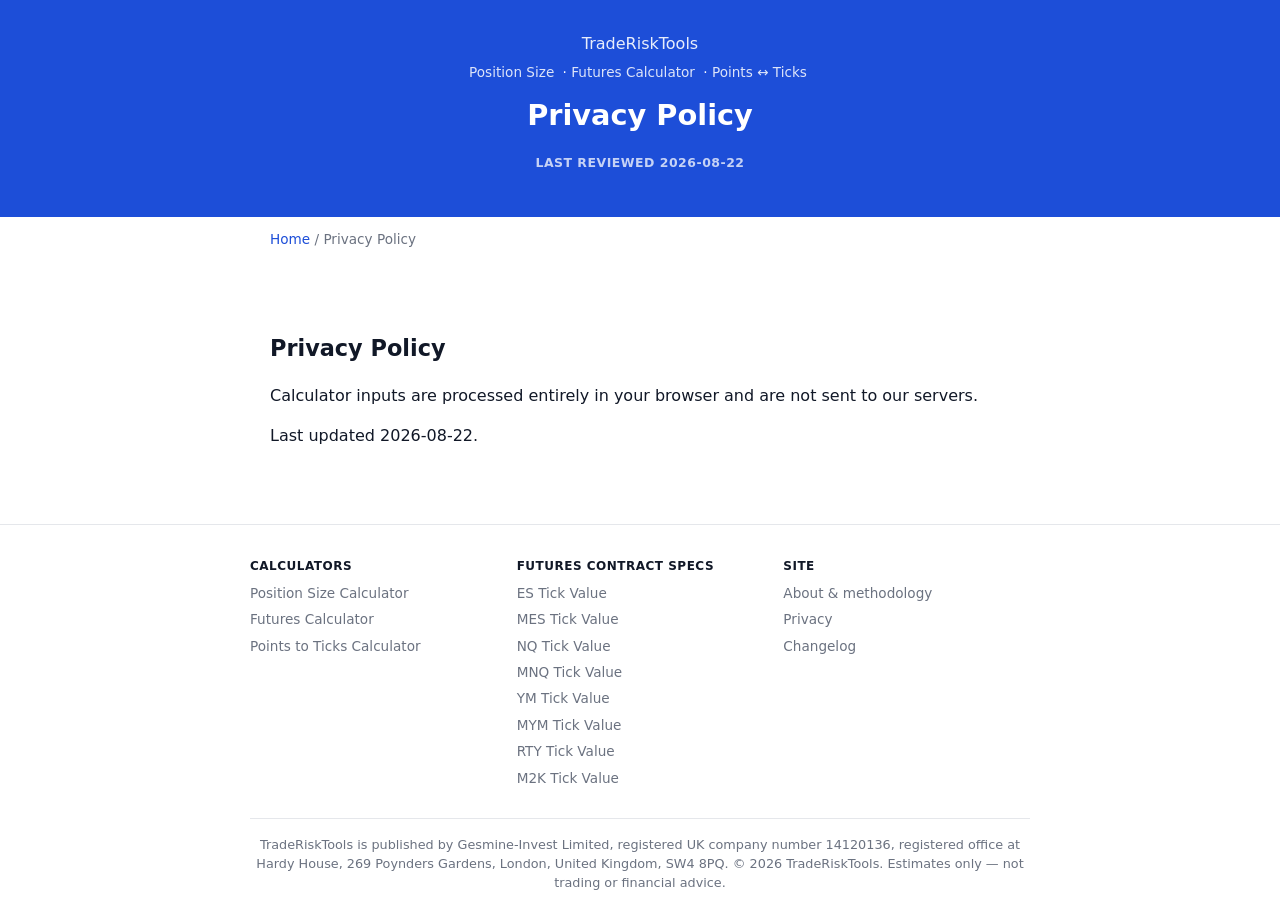
<file: privacy/index.html>
<!doctype html>
<html lang="en">
<head>
<meta charset="utf-8">
<meta name="viewport" content="width=device-width, initial-scale=1">
<title>Privacy Policy — TradeRiskTools</title>
<meta name="description" content="How TradeRiskTools handles your data.">
<link rel="canonical" href="https://traderisktools.com/privacy/">
<meta property="og:title" content="Privacy Policy — TradeRiskTools">
<meta property="og:description" content="How TradeRiskTools handles your data.">
<meta property="og:type" content="website">
<meta property="og:url" content="https://traderisktools.com/privacy/">
<meta name="twitter:card" content="summary_large_image">
<link rel="icon" href="/favicon.svg" type="image/svg+xml">
<link rel="stylesheet" href="/assets/styles.css">
<script type="application/ld+json">{"@context":"https://schema.org","@graph":[{"@type":"Organization","name":"TradeRiskTools","legalName":"Gesmine-Invest Limited","identifier":{"@type":"PropertyValue","propertyID":"UK Company Number","value":"14120136"},"address":{"@type":"PostalAddress","streetAddress":"Hardy House, 269 Poynders Gardens","addressLocality":"London","postalCode":"SW4 8PQ","addressCountry":"GB"}}]}</script>
</head>
<body>
<header>
<a href="/">TradeRiskTools</a>
<nav class="site-nav"><a href="/">Position Size</a> · <a href="/futures-calculator/">Futures Calculator</a> · <a href="/points-to-ticks-calculator/">Points ↔ Ticks</a></nav>
<h1>Privacy Policy</h1>
<p></p>
<p class="reviewed-badge">Last reviewed 2026-08-22</p>
</header>
<nav class="crumbs"><a href="/">Home</a> / Privacy Policy</nav>
<main>

<section>
<h2>Privacy Policy</h2>
<p>Calculator inputs are processed entirely in your browser and are not sent to our servers.</p>
<p>Last updated 2026-08-22.</p>
</section>
</main>
<footer>
<div class="footer-groups">
<div>
<p class="footer-heading">Calculators</p>
<ul>
<li><a href="/">Position Size Calculator</a></li>
<li><a href="/futures-calculator/">Futures Calculator</a></li>
<li><a href="/points-to-ticks-calculator/">Points to Ticks Calculator</a></li>
</ul>
</div>
<div>
<p class="footer-heading">Futures contract specs</p>
<ul>
<li><a href="/tick-value/es/">ES Tick Value</a></li>
<li><a href="/tick-value/mes/">MES Tick Value</a></li>
<li><a href="/tick-value/nq/">NQ Tick Value</a></li>
<li><a href="/tick-value/mnq/">MNQ Tick Value</a></li>
<li><a href="/tick-value/ym/">YM Tick Value</a></li>
<li><a href="/tick-value/mym/">MYM Tick Value</a></li>
<li><a href="/tick-value/rty/">RTY Tick Value</a></li>
<li><a href="/tick-value/m2k/">M2K Tick Value</a></li>
</ul>
</div>
<div>
<p class="footer-heading">Site</p>
<ul>
<li><a href="/about/">About &amp; methodology</a></li>
<li><a href="/privacy/">Privacy</a></li>
<li><a href="/changelog/">Changelog</a></li>
</ul>
</div>
</div>
<p class="footer-legal">TradeRiskTools is published by Gesmine-Invest Limited, registered UK company number 14120136, registered office at Hardy House, 269 Poynders Gardens, London, United Kingdom, SW4 8PQ. &copy; 2026 TradeRiskTools. Estimates only — not trading or financial advice.</p>
</footer>
<script src="/assets/calc-engine.js"></script>
<script src="/assets/affiliate-widget.js"></script>
</body>
</html>
</file>
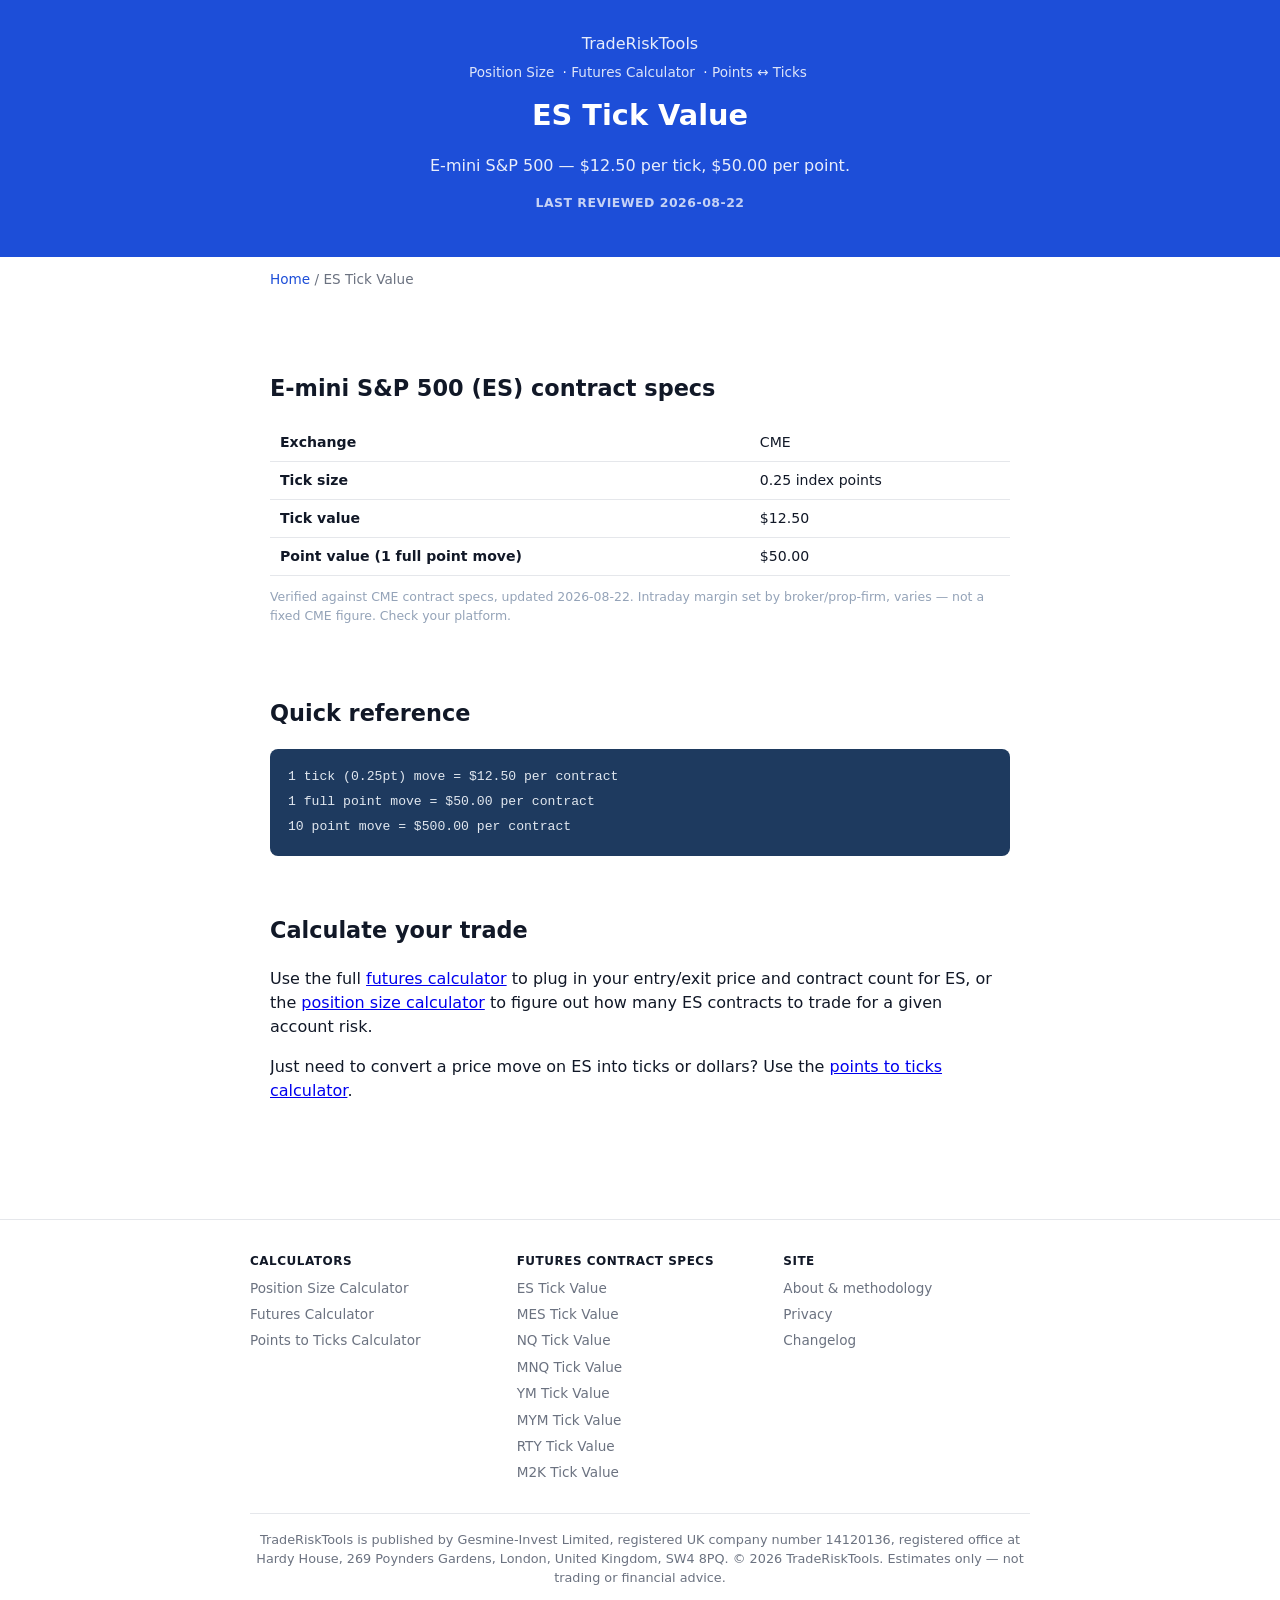
<file: tick-value/es/index.html>
<!doctype html>
<html lang="en">
<head>
<meta charset="utf-8">
<meta name="viewport" content="width=device-width, initial-scale=1">
<title>ES Tick Value — E-mini S&P 500 Contract Specs</title>
<meta name="description" content="ES (E-mini S&P 500) tick value is $12.50 per 0.25-point tick, $50.00 per full point. Verified CME contract specs.">
<link rel="canonical" href="https://traderisktools.com/tick-value/es/">
<meta property="og:title" content="ES Tick Value — E-mini S&P 500 Contract Specs">
<meta property="og:description" content="ES (E-mini S&P 500) tick value is $12.50 per 0.25-point tick, $50.00 per full point. Verified CME contract specs.">
<meta property="og:type" content="website">
<meta property="og:url" content="https://traderisktools.com/tick-value/es/">
<meta name="twitter:card" content="summary_large_image">
<link rel="icon" href="/favicon.svg" type="image/svg+xml">
<link rel="stylesheet" href="/assets/styles.css">
<script type="application/ld+json">{"@context":"https://schema.org","@graph":[{"@type":"Dataset","name":"ES Tick Value and Contract Specs","description":"Tick size, tick value, and point value for the E-mini S&P 500 (ES) futures contract, sourced from CME contract specifications.","dateModified":"2026-08-22","isAccessibleForFree":true,"url":"https://traderisktools.com/tick-value/es/","variableMeasured":"Futures contract tick value","creator":{"@type":"Organization","name":"TradeRiskTools","legalName":"Gesmine-Invest Limited","identifier":{"@type":"PropertyValue","propertyID":"UK Company Number","value":"14120136"},"address":{"@type":"PostalAddress","streetAddress":"Hardy House, 269 Poynders Gardens","addressLocality":"London","postalCode":"SW4 8PQ","addressCountry":"GB"}},"license":"https://creativecommons.org/licenses/by/4.0/"},{"@type":"BreadcrumbList","itemListElement":[{"@type":"ListItem","position":1,"name":"Home","item":"https://traderisktools.com/"},{"@type":"ListItem","position":2,"name":"ES Tick Value","item":"https://traderisktools.com/tick-value/es/"}]},{"@type":"Organization","name":"TradeRiskTools","legalName":"Gesmine-Invest Limited","identifier":{"@type":"PropertyValue","propertyID":"UK Company Number","value":"14120136"},"address":{"@type":"PostalAddress","streetAddress":"Hardy House, 269 Poynders Gardens","addressLocality":"London","postalCode":"SW4 8PQ","addressCountry":"GB"}}]}</script>
</head>
<body>
<header>
<a href="/">TradeRiskTools</a>
<nav class="site-nav"><a href="/">Position Size</a> · <a href="/futures-calculator/">Futures Calculator</a> · <a href="/points-to-ticks-calculator/">Points ↔ Ticks</a></nav>
<h1>ES Tick Value</h1>
<p>E-mini S&P 500 — $12.50 per tick, $50.00 per point.</p>
<p class="reviewed-badge">Last reviewed 2026-08-22</p>
</header>
<nav class="crumbs"><a href="/">Home</a> / ES Tick Value</nav>
<main>

<section>
<h2>E-mini S&P 500 (ES) contract specs</h2>
<table>
<tr><th>Exchange</th><td>CME</td></tr>
<tr><th>Tick size</th><td>0.25 index points</td></tr>
<tr><th>Tick value</th><td>$12.50</td></tr>
<tr><th>Point value (1 full point move)</th><td>$50.00</td></tr>
</table>
<p class="formula-footnote">Verified against CME contract specs, updated 2026-08-22. Intraday margin set by broker/prop-firm, varies — not a fixed CME figure. Check your platform.</p>
</section>
<section>
<h2>Quick reference</h2>
<div class="formula-code">
1 tick (0.25pt) move = $12.50 per contract<br>
1 full point move = $50.00 per contract<br>
10 point move = $500.00 per contract
</div>
</section>
<section>
<h2>Calculate your trade</h2>
<p>Use the full <a href="/futures-calculator/">futures calculator</a> to plug in your entry/exit price and contract count for ES, or the <a href="/">position size calculator</a> to figure out how many ES contracts to trade for a given account risk.</p>
<p>Just need to convert a price move on ES into ticks or dollars? Use the <a href="/points-to-ticks-calculator/">points to ticks calculator</a>.</p>
</section>
<section id="affiliate-widget"></section>
</main>
<footer>
<div class="footer-groups">
<div>
<p class="footer-heading">Calculators</p>
<ul>
<li><a href="/">Position Size Calculator</a></li>
<li><a href="/futures-calculator/">Futures Calculator</a></li>
<li><a href="/points-to-ticks-calculator/">Points to Ticks Calculator</a></li>
</ul>
</div>
<div>
<p class="footer-heading">Futures contract specs</p>
<ul>
<li><a href="/tick-value/es/">ES Tick Value</a></li>
<li><a href="/tick-value/mes/">MES Tick Value</a></li>
<li><a href="/tick-value/nq/">NQ Tick Value</a></li>
<li><a href="/tick-value/mnq/">MNQ Tick Value</a></li>
<li><a href="/tick-value/ym/">YM Tick Value</a></li>
<li><a href="/tick-value/mym/">MYM Tick Value</a></li>
<li><a href="/tick-value/rty/">RTY Tick Value</a></li>
<li><a href="/tick-value/m2k/">M2K Tick Value</a></li>
</ul>
</div>
<div>
<p class="footer-heading">Site</p>
<ul>
<li><a href="/about/">About &amp; methodology</a></li>
<li><a href="/privacy/">Privacy</a></li>
<li><a href="/changelog/">Changelog</a></li>
</ul>
</div>
</div>
<p class="footer-legal">TradeRiskTools is published by Gesmine-Invest Limited, registered UK company number 14120136, registered office at Hardy House, 269 Poynders Gardens, London, United Kingdom, SW4 8PQ. &copy; 2026 TradeRiskTools. Estimates only — not trading or financial advice.</p>
</footer>
<script src="/assets/calc-engine.js"></script>
<script src="/assets/affiliate-widget.js"></script>
</body>
</html>
</file>
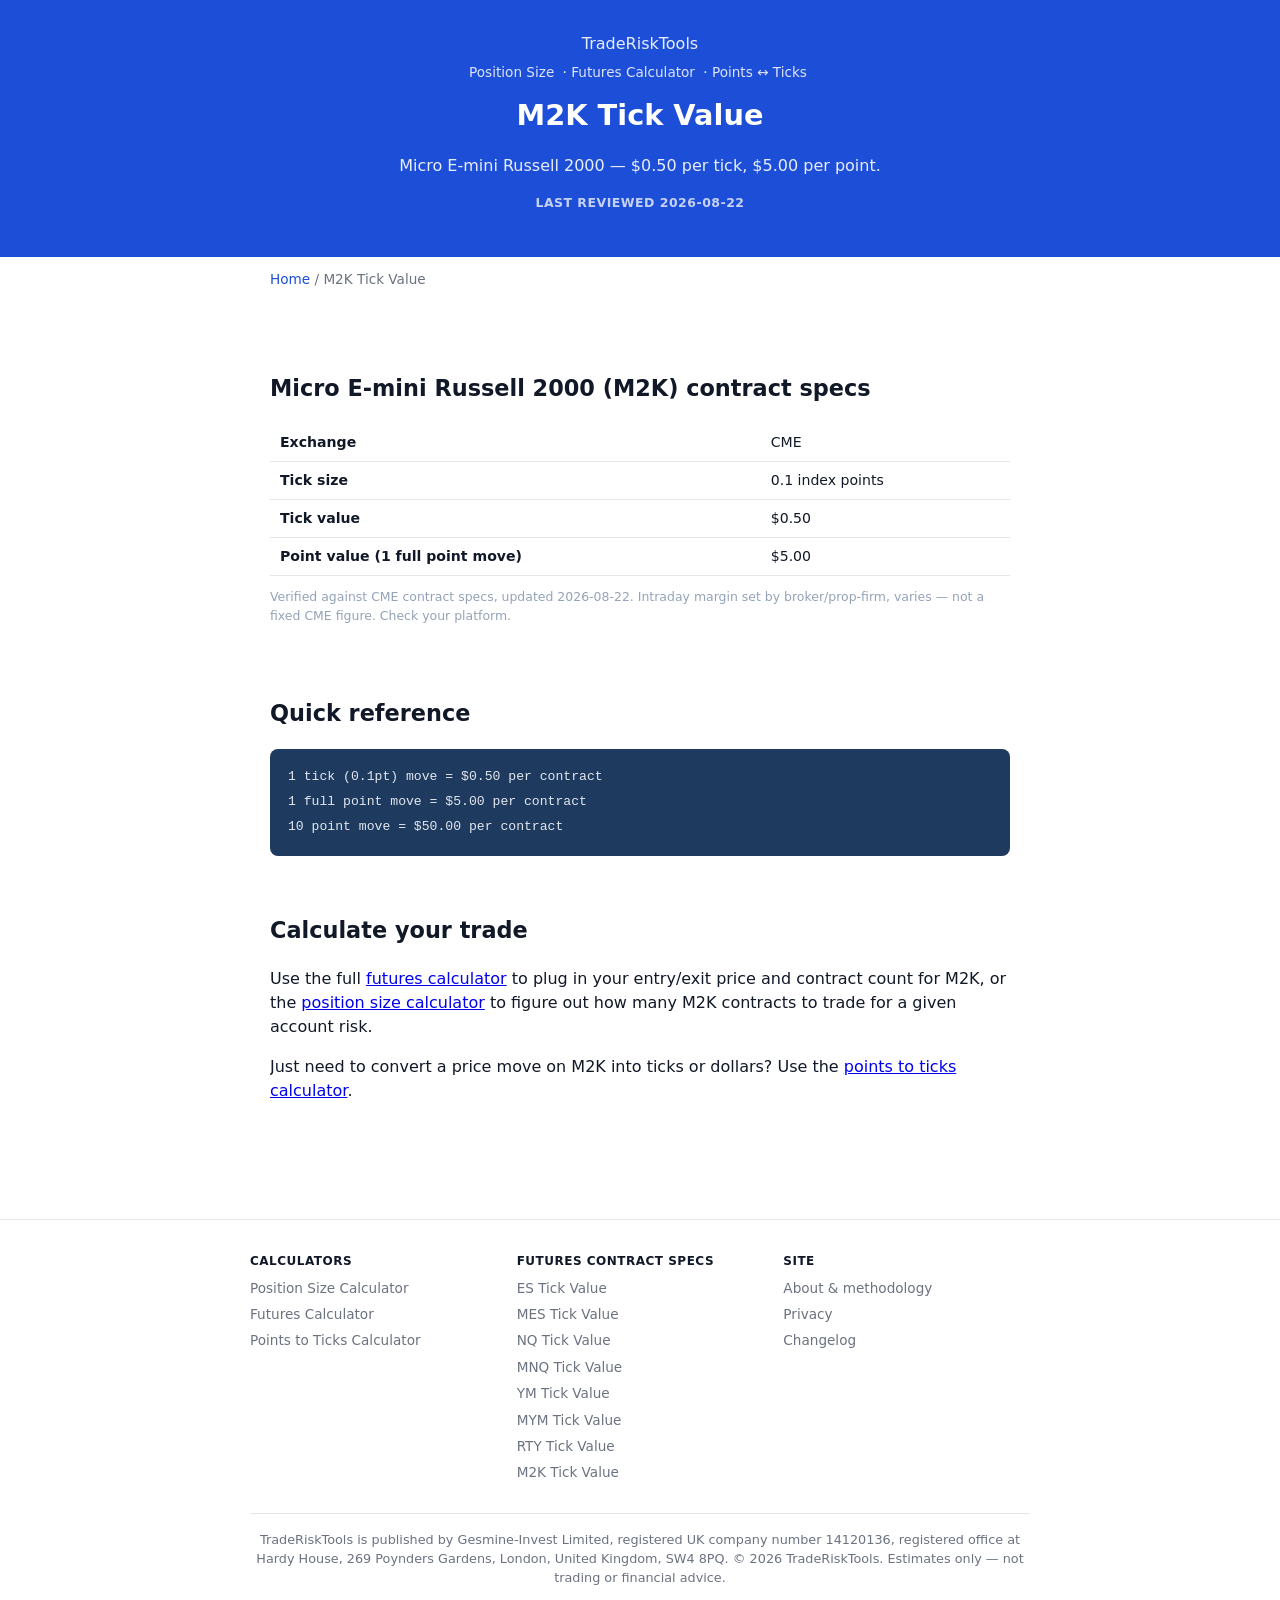
<file: tick-value/m2k/index.html>
<!doctype html>
<html lang="en">
<head>
<meta charset="utf-8">
<meta name="viewport" content="width=device-width, initial-scale=1">
<title>M2K Tick Value — Micro E-mini Russell 2000 Contract Specs</title>
<meta name="description" content="M2K (Micro E-mini Russell 2000) tick value is $0.50 per 0.1-point tick, $5.00 per full point. Verified CME contract specs.">
<link rel="canonical" href="https://traderisktools.com/tick-value/m2k/">
<meta property="og:title" content="M2K Tick Value — Micro E-mini Russell 2000 Contract Specs">
<meta property="og:description" content="M2K (Micro E-mini Russell 2000) tick value is $0.50 per 0.1-point tick, $5.00 per full point. Verified CME contract specs.">
<meta property="og:type" content="website">
<meta property="og:url" content="https://traderisktools.com/tick-value/m2k/">
<meta name="twitter:card" content="summary_large_image">
<link rel="icon" href="/favicon.svg" type="image/svg+xml">
<link rel="stylesheet" href="/assets/styles.css">
<script type="application/ld+json">{"@context":"https://schema.org","@graph":[{"@type":"Dataset","name":"M2K Tick Value and Contract Specs","description":"Tick size, tick value, and point value for the Micro E-mini Russell 2000 (M2K) futures contract, sourced from CME contract specifications.","dateModified":"2026-08-22","isAccessibleForFree":true,"url":"https://traderisktools.com/tick-value/m2k/","variableMeasured":"Futures contract tick value","creator":{"@type":"Organization","name":"TradeRiskTools","legalName":"Gesmine-Invest Limited","identifier":{"@type":"PropertyValue","propertyID":"UK Company Number","value":"14120136"},"address":{"@type":"PostalAddress","streetAddress":"Hardy House, 269 Poynders Gardens","addressLocality":"London","postalCode":"SW4 8PQ","addressCountry":"GB"}},"license":"https://creativecommons.org/licenses/by/4.0/"},{"@type":"BreadcrumbList","itemListElement":[{"@type":"ListItem","position":1,"name":"Home","item":"https://traderisktools.com/"},{"@type":"ListItem","position":2,"name":"M2K Tick Value","item":"https://traderisktools.com/tick-value/m2k/"}]},{"@type":"Organization","name":"TradeRiskTools","legalName":"Gesmine-Invest Limited","identifier":{"@type":"PropertyValue","propertyID":"UK Company Number","value":"14120136"},"address":{"@type":"PostalAddress","streetAddress":"Hardy House, 269 Poynders Gardens","addressLocality":"London","postalCode":"SW4 8PQ","addressCountry":"GB"}}]}</script>
</head>
<body>
<header>
<a href="/">TradeRiskTools</a>
<nav class="site-nav"><a href="/">Position Size</a> · <a href="/futures-calculator/">Futures Calculator</a> · <a href="/points-to-ticks-calculator/">Points ↔ Ticks</a></nav>
<h1>M2K Tick Value</h1>
<p>Micro E-mini Russell 2000 — $0.50 per tick, $5.00 per point.</p>
<p class="reviewed-badge">Last reviewed 2026-08-22</p>
</header>
<nav class="crumbs"><a href="/">Home</a> / M2K Tick Value</nav>
<main>

<section>
<h2>Micro E-mini Russell 2000 (M2K) contract specs</h2>
<table>
<tr><th>Exchange</th><td>CME</td></tr>
<tr><th>Tick size</th><td>0.1 index points</td></tr>
<tr><th>Tick value</th><td>$0.50</td></tr>
<tr><th>Point value (1 full point move)</th><td>$5.00</td></tr>
</table>
<p class="formula-footnote">Verified against CME contract specs, updated 2026-08-22. Intraday margin set by broker/prop-firm, varies — not a fixed CME figure. Check your platform.</p>
</section>
<section>
<h2>Quick reference</h2>
<div class="formula-code">
1 tick (0.1pt) move = $0.50 per contract<br>
1 full point move = $5.00 per contract<br>
10 point move = $50.00 per contract
</div>
</section>
<section>
<h2>Calculate your trade</h2>
<p>Use the full <a href="/futures-calculator/">futures calculator</a> to plug in your entry/exit price and contract count for M2K, or the <a href="/">position size calculator</a> to figure out how many M2K contracts to trade for a given account risk.</p>
<p>Just need to convert a price move on M2K into ticks or dollars? Use the <a href="/points-to-ticks-calculator/">points to ticks calculator</a>.</p>
</section>
<section id="affiliate-widget"></section>
</main>
<footer>
<div class="footer-groups">
<div>
<p class="footer-heading">Calculators</p>
<ul>
<li><a href="/">Position Size Calculator</a></li>
<li><a href="/futures-calculator/">Futures Calculator</a></li>
<li><a href="/points-to-ticks-calculator/">Points to Ticks Calculator</a></li>
</ul>
</div>
<div>
<p class="footer-heading">Futures contract specs</p>
<ul>
<li><a href="/tick-value/es/">ES Tick Value</a></li>
<li><a href="/tick-value/mes/">MES Tick Value</a></li>
<li><a href="/tick-value/nq/">NQ Tick Value</a></li>
<li><a href="/tick-value/mnq/">MNQ Tick Value</a></li>
<li><a href="/tick-value/ym/">YM Tick Value</a></li>
<li><a href="/tick-value/mym/">MYM Tick Value</a></li>
<li><a href="/tick-value/rty/">RTY Tick Value</a></li>
<li><a href="/tick-value/m2k/">M2K Tick Value</a></li>
</ul>
</div>
<div>
<p class="footer-heading">Site</p>
<ul>
<li><a href="/about/">About &amp; methodology</a></li>
<li><a href="/privacy/">Privacy</a></li>
<li><a href="/changelog/">Changelog</a></li>
</ul>
</div>
</div>
<p class="footer-legal">TradeRiskTools is published by Gesmine-Invest Limited, registered UK company number 14120136, registered office at Hardy House, 269 Poynders Gardens, London, United Kingdom, SW4 8PQ. &copy; 2026 TradeRiskTools. Estimates only — not trading or financial advice.</p>
</footer>
<script src="/assets/calc-engine.js"></script>
<script src="/assets/affiliate-widget.js"></script>
</body>
</html>
</file>
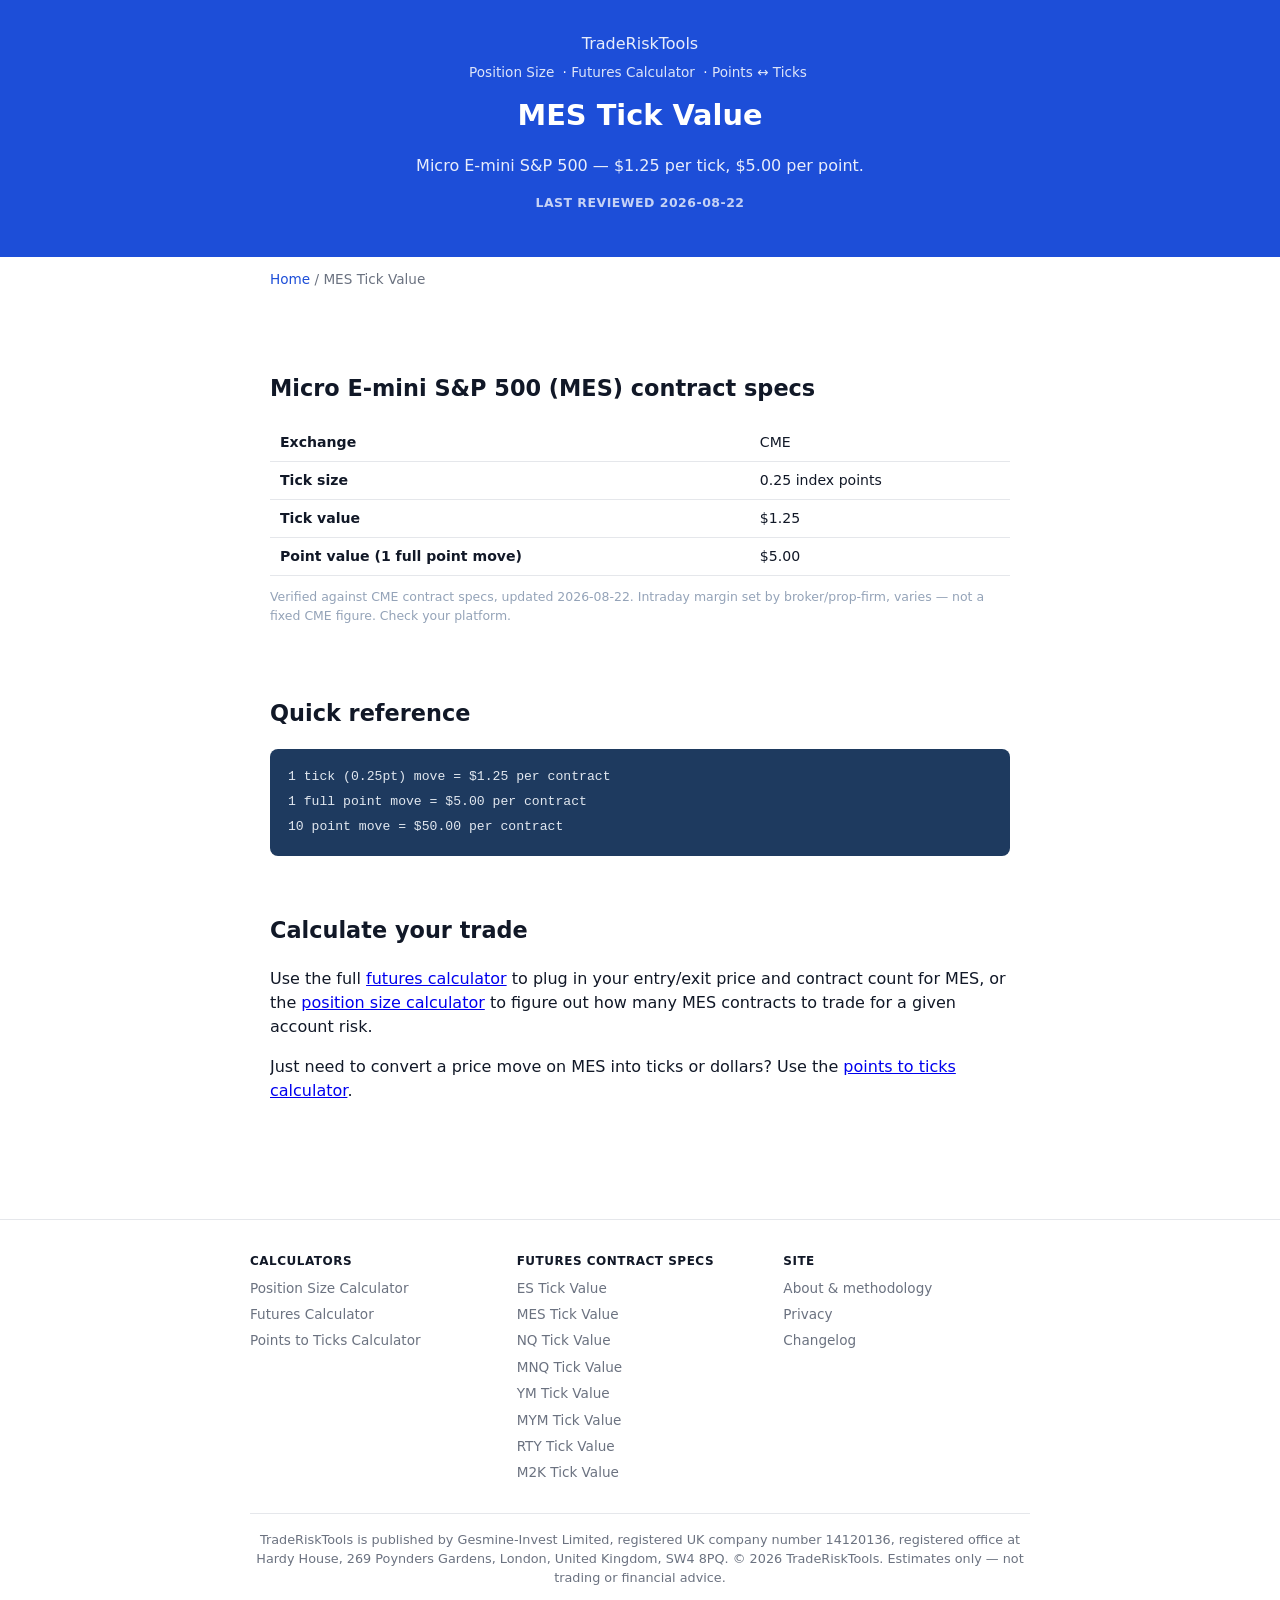
<file: tick-value/mes/index.html>
<!doctype html>
<html lang="en">
<head>
<meta charset="utf-8">
<meta name="viewport" content="width=device-width, initial-scale=1">
<title>MES Tick Value — Micro E-mini S&P 500 Contract Specs</title>
<meta name="description" content="MES (Micro E-mini S&P 500) tick value is $1.25 per 0.25-point tick, $5.00 per full point. Verified CME contract specs.">
<link rel="canonical" href="https://traderisktools.com/tick-value/mes/">
<meta property="og:title" content="MES Tick Value — Micro E-mini S&P 500 Contract Specs">
<meta property="og:description" content="MES (Micro E-mini S&P 500) tick value is $1.25 per 0.25-point tick, $5.00 per full point. Verified CME contract specs.">
<meta property="og:type" content="website">
<meta property="og:url" content="https://traderisktools.com/tick-value/mes/">
<meta name="twitter:card" content="summary_large_image">
<link rel="icon" href="/favicon.svg" type="image/svg+xml">
<link rel="stylesheet" href="/assets/styles.css">
<script type="application/ld+json">{"@context":"https://schema.org","@graph":[{"@type":"Dataset","name":"MES Tick Value and Contract Specs","description":"Tick size, tick value, and point value for the Micro E-mini S&P 500 (MES) futures contract, sourced from CME contract specifications.","dateModified":"2026-08-22","isAccessibleForFree":true,"url":"https://traderisktools.com/tick-value/mes/","variableMeasured":"Futures contract tick value","creator":{"@type":"Organization","name":"TradeRiskTools","legalName":"Gesmine-Invest Limited","identifier":{"@type":"PropertyValue","propertyID":"UK Company Number","value":"14120136"},"address":{"@type":"PostalAddress","streetAddress":"Hardy House, 269 Poynders Gardens","addressLocality":"London","postalCode":"SW4 8PQ","addressCountry":"GB"}},"license":"https://creativecommons.org/licenses/by/4.0/"},{"@type":"BreadcrumbList","itemListElement":[{"@type":"ListItem","position":1,"name":"Home","item":"https://traderisktools.com/"},{"@type":"ListItem","position":2,"name":"MES Tick Value","item":"https://traderisktools.com/tick-value/mes/"}]},{"@type":"Organization","name":"TradeRiskTools","legalName":"Gesmine-Invest Limited","identifier":{"@type":"PropertyValue","propertyID":"UK Company Number","value":"14120136"},"address":{"@type":"PostalAddress","streetAddress":"Hardy House, 269 Poynders Gardens","addressLocality":"London","postalCode":"SW4 8PQ","addressCountry":"GB"}}]}</script>
</head>
<body>
<header>
<a href="/">TradeRiskTools</a>
<nav class="site-nav"><a href="/">Position Size</a> · <a href="/futures-calculator/">Futures Calculator</a> · <a href="/points-to-ticks-calculator/">Points ↔ Ticks</a></nav>
<h1>MES Tick Value</h1>
<p>Micro E-mini S&P 500 — $1.25 per tick, $5.00 per point.</p>
<p class="reviewed-badge">Last reviewed 2026-08-22</p>
</header>
<nav class="crumbs"><a href="/">Home</a> / MES Tick Value</nav>
<main>

<section>
<h2>Micro E-mini S&P 500 (MES) contract specs</h2>
<table>
<tr><th>Exchange</th><td>CME</td></tr>
<tr><th>Tick size</th><td>0.25 index points</td></tr>
<tr><th>Tick value</th><td>$1.25</td></tr>
<tr><th>Point value (1 full point move)</th><td>$5.00</td></tr>
</table>
<p class="formula-footnote">Verified against CME contract specs, updated 2026-08-22. Intraday margin set by broker/prop-firm, varies — not a fixed CME figure. Check your platform.</p>
</section>
<section>
<h2>Quick reference</h2>
<div class="formula-code">
1 tick (0.25pt) move = $1.25 per contract<br>
1 full point move = $5.00 per contract<br>
10 point move = $50.00 per contract
</div>
</section>
<section>
<h2>Calculate your trade</h2>
<p>Use the full <a href="/futures-calculator/">futures calculator</a> to plug in your entry/exit price and contract count for MES, or the <a href="/">position size calculator</a> to figure out how many MES contracts to trade for a given account risk.</p>
<p>Just need to convert a price move on MES into ticks or dollars? Use the <a href="/points-to-ticks-calculator/">points to ticks calculator</a>.</p>
</section>
<section id="affiliate-widget"></section>
</main>
<footer>
<div class="footer-groups">
<div>
<p class="footer-heading">Calculators</p>
<ul>
<li><a href="/">Position Size Calculator</a></li>
<li><a href="/futures-calculator/">Futures Calculator</a></li>
<li><a href="/points-to-ticks-calculator/">Points to Ticks Calculator</a></li>
</ul>
</div>
<div>
<p class="footer-heading">Futures contract specs</p>
<ul>
<li><a href="/tick-value/es/">ES Tick Value</a></li>
<li><a href="/tick-value/mes/">MES Tick Value</a></li>
<li><a href="/tick-value/nq/">NQ Tick Value</a></li>
<li><a href="/tick-value/mnq/">MNQ Tick Value</a></li>
<li><a href="/tick-value/ym/">YM Tick Value</a></li>
<li><a href="/tick-value/mym/">MYM Tick Value</a></li>
<li><a href="/tick-value/rty/">RTY Tick Value</a></li>
<li><a href="/tick-value/m2k/">M2K Tick Value</a></li>
</ul>
</div>
<div>
<p class="footer-heading">Site</p>
<ul>
<li><a href="/about/">About &amp; methodology</a></li>
<li><a href="/privacy/">Privacy</a></li>
<li><a href="/changelog/">Changelog</a></li>
</ul>
</div>
</div>
<p class="footer-legal">TradeRiskTools is published by Gesmine-Invest Limited, registered UK company number 14120136, registered office at Hardy House, 269 Poynders Gardens, London, United Kingdom, SW4 8PQ. &copy; 2026 TradeRiskTools. Estimates only — not trading or financial advice.</p>
</footer>
<script src="/assets/calc-engine.js"></script>
<script src="/assets/affiliate-widget.js"></script>
</body>
</html>
</file>
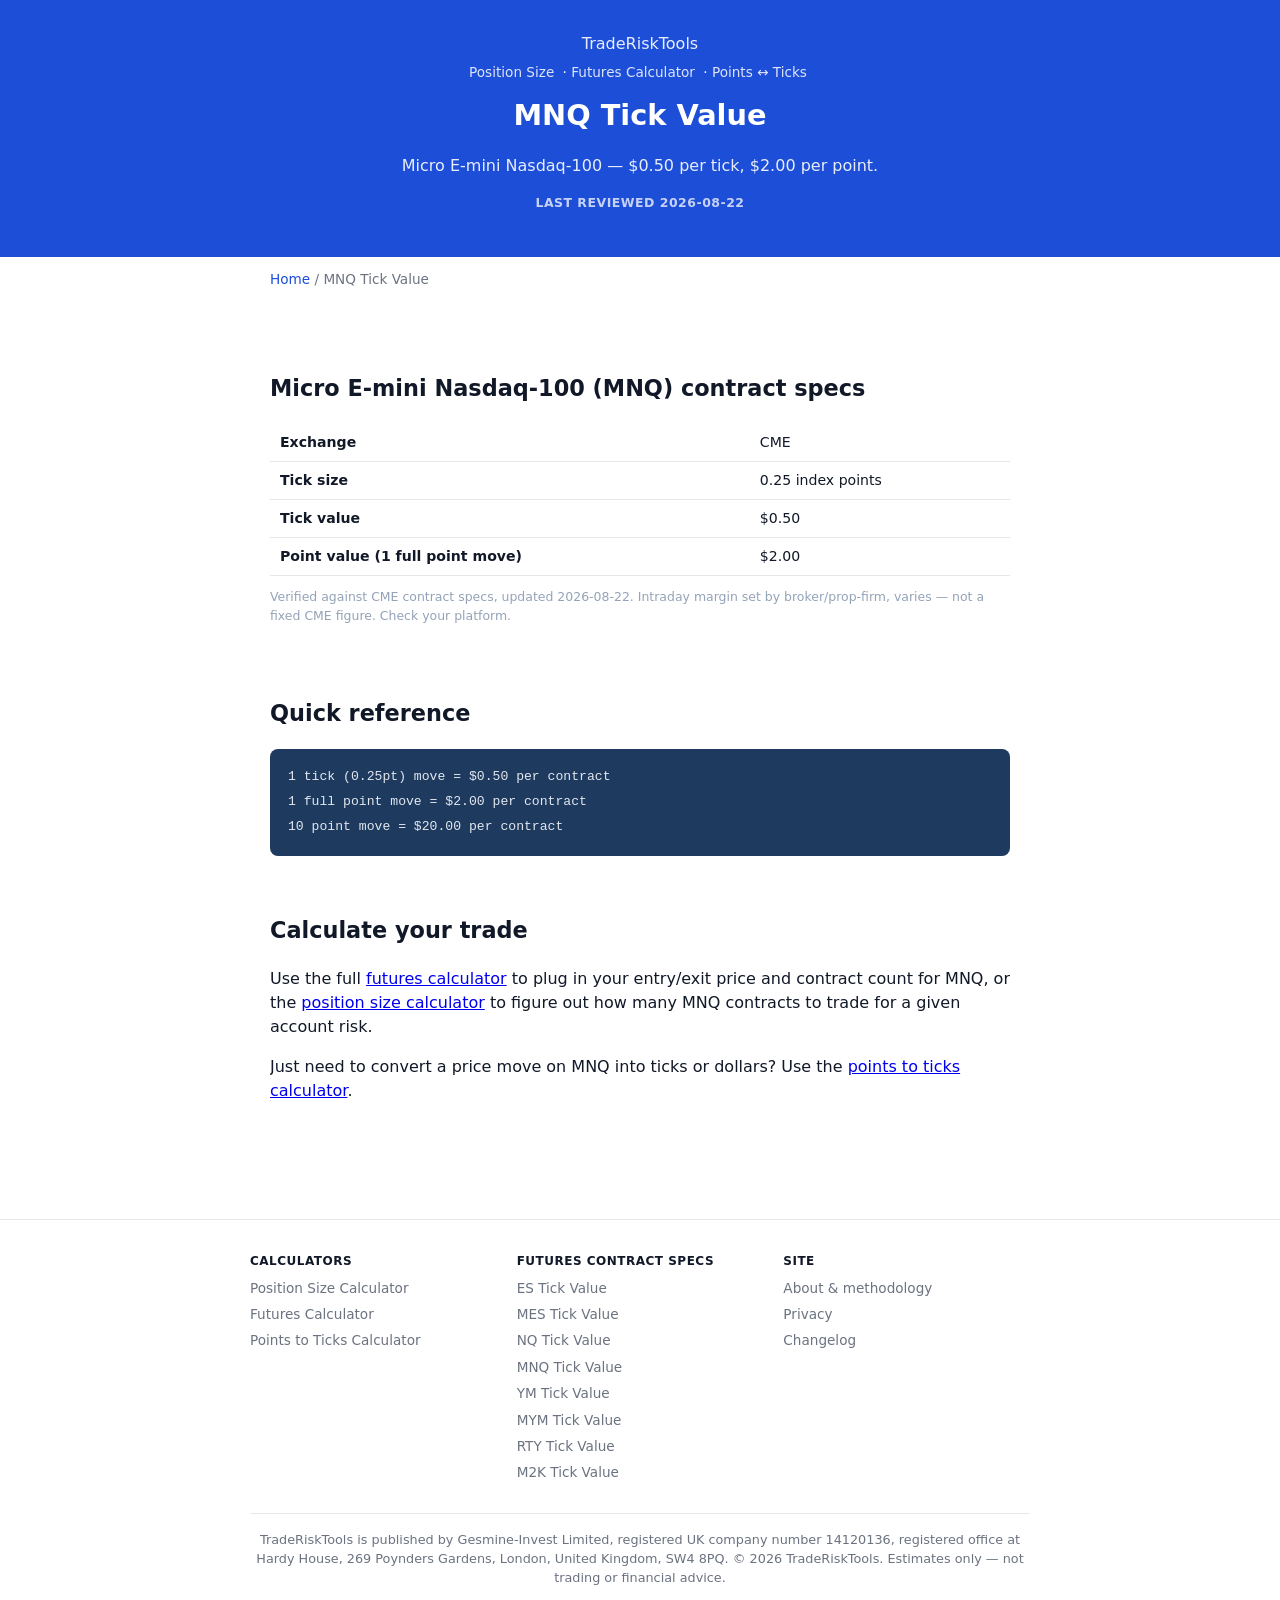
<file: tick-value/mnq/index.html>
<!doctype html>
<html lang="en">
<head>
<meta charset="utf-8">
<meta name="viewport" content="width=device-width, initial-scale=1">
<title>MNQ Tick Value — Micro E-mini Nasdaq-100 Contract Specs</title>
<meta name="description" content="MNQ (Micro E-mini Nasdaq-100) tick value is $0.50 per 0.25-point tick, $2.00 per full point. Verified CME contract specs.">
<link rel="canonical" href="https://traderisktools.com/tick-value/mnq/">
<meta property="og:title" content="MNQ Tick Value — Micro E-mini Nasdaq-100 Contract Specs">
<meta property="og:description" content="MNQ (Micro E-mini Nasdaq-100) tick value is $0.50 per 0.25-point tick, $2.00 per full point. Verified CME contract specs.">
<meta property="og:type" content="website">
<meta property="og:url" content="https://traderisktools.com/tick-value/mnq/">
<meta name="twitter:card" content="summary_large_image">
<link rel="icon" href="/favicon.svg" type="image/svg+xml">
<link rel="stylesheet" href="/assets/styles.css">
<script type="application/ld+json">{"@context":"https://schema.org","@graph":[{"@type":"Dataset","name":"MNQ Tick Value and Contract Specs","description":"Tick size, tick value, and point value for the Micro E-mini Nasdaq-100 (MNQ) futures contract, sourced from CME contract specifications.","dateModified":"2026-08-22","isAccessibleForFree":true,"url":"https://traderisktools.com/tick-value/mnq/","variableMeasured":"Futures contract tick value","creator":{"@type":"Organization","name":"TradeRiskTools","legalName":"Gesmine-Invest Limited","identifier":{"@type":"PropertyValue","propertyID":"UK Company Number","value":"14120136"},"address":{"@type":"PostalAddress","streetAddress":"Hardy House, 269 Poynders Gardens","addressLocality":"London","postalCode":"SW4 8PQ","addressCountry":"GB"}},"license":"https://creativecommons.org/licenses/by/4.0/"},{"@type":"BreadcrumbList","itemListElement":[{"@type":"ListItem","position":1,"name":"Home","item":"https://traderisktools.com/"},{"@type":"ListItem","position":2,"name":"MNQ Tick Value","item":"https://traderisktools.com/tick-value/mnq/"}]},{"@type":"Organization","name":"TradeRiskTools","legalName":"Gesmine-Invest Limited","identifier":{"@type":"PropertyValue","propertyID":"UK Company Number","value":"14120136"},"address":{"@type":"PostalAddress","streetAddress":"Hardy House, 269 Poynders Gardens","addressLocality":"London","postalCode":"SW4 8PQ","addressCountry":"GB"}}]}</script>
</head>
<body>
<header>
<a href="/">TradeRiskTools</a>
<nav class="site-nav"><a href="/">Position Size</a> · <a href="/futures-calculator/">Futures Calculator</a> · <a href="/points-to-ticks-calculator/">Points ↔ Ticks</a></nav>
<h1>MNQ Tick Value</h1>
<p>Micro E-mini Nasdaq-100 — $0.50 per tick, $2.00 per point.</p>
<p class="reviewed-badge">Last reviewed 2026-08-22</p>
</header>
<nav class="crumbs"><a href="/">Home</a> / MNQ Tick Value</nav>
<main>

<section>
<h2>Micro E-mini Nasdaq-100 (MNQ) contract specs</h2>
<table>
<tr><th>Exchange</th><td>CME</td></tr>
<tr><th>Tick size</th><td>0.25 index points</td></tr>
<tr><th>Tick value</th><td>$0.50</td></tr>
<tr><th>Point value (1 full point move)</th><td>$2.00</td></tr>
</table>
<p class="formula-footnote">Verified against CME contract specs, updated 2026-08-22. Intraday margin set by broker/prop-firm, varies — not a fixed CME figure. Check your platform.</p>
</section>
<section>
<h2>Quick reference</h2>
<div class="formula-code">
1 tick (0.25pt) move = $0.50 per contract<br>
1 full point move = $2.00 per contract<br>
10 point move = $20.00 per contract
</div>
</section>
<section>
<h2>Calculate your trade</h2>
<p>Use the full <a href="/futures-calculator/">futures calculator</a> to plug in your entry/exit price and contract count for MNQ, or the <a href="/">position size calculator</a> to figure out how many MNQ contracts to trade for a given account risk.</p>
<p>Just need to convert a price move on MNQ into ticks or dollars? Use the <a href="/points-to-ticks-calculator/">points to ticks calculator</a>.</p>
</section>
<section id="affiliate-widget"></section>
</main>
<footer>
<div class="footer-groups">
<div>
<p class="footer-heading">Calculators</p>
<ul>
<li><a href="/">Position Size Calculator</a></li>
<li><a href="/futures-calculator/">Futures Calculator</a></li>
<li><a href="/points-to-ticks-calculator/">Points to Ticks Calculator</a></li>
</ul>
</div>
<div>
<p class="footer-heading">Futures contract specs</p>
<ul>
<li><a href="/tick-value/es/">ES Tick Value</a></li>
<li><a href="/tick-value/mes/">MES Tick Value</a></li>
<li><a href="/tick-value/nq/">NQ Tick Value</a></li>
<li><a href="/tick-value/mnq/">MNQ Tick Value</a></li>
<li><a href="/tick-value/ym/">YM Tick Value</a></li>
<li><a href="/tick-value/mym/">MYM Tick Value</a></li>
<li><a href="/tick-value/rty/">RTY Tick Value</a></li>
<li><a href="/tick-value/m2k/">M2K Tick Value</a></li>
</ul>
</div>
<div>
<p class="footer-heading">Site</p>
<ul>
<li><a href="/about/">About &amp; methodology</a></li>
<li><a href="/privacy/">Privacy</a></li>
<li><a href="/changelog/">Changelog</a></li>
</ul>
</div>
</div>
<p class="footer-legal">TradeRiskTools is published by Gesmine-Invest Limited, registered UK company number 14120136, registered office at Hardy House, 269 Poynders Gardens, London, United Kingdom, SW4 8PQ. &copy; 2026 TradeRiskTools. Estimates only — not trading or financial advice.</p>
</footer>
<script src="/assets/calc-engine.js"></script>
<script src="/assets/affiliate-widget.js"></script>
</body>
</html>
</file>
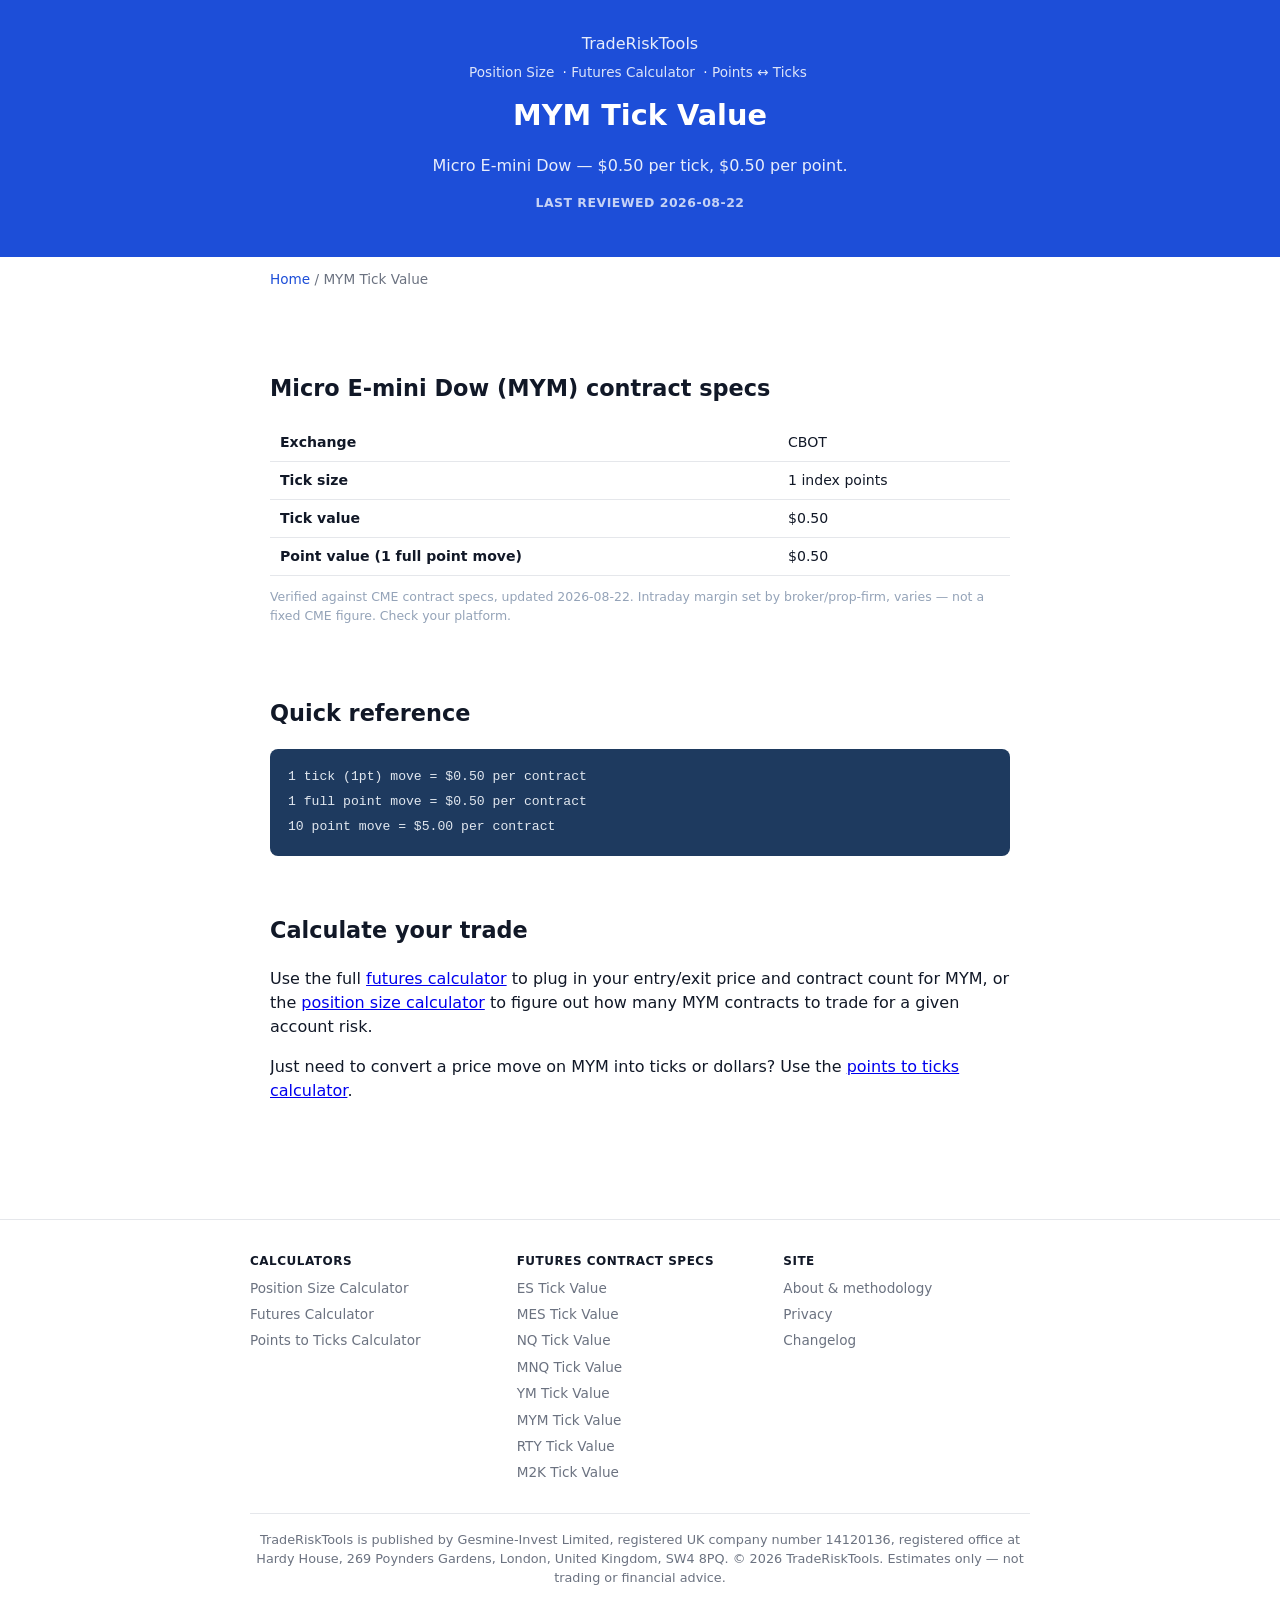
<file: tick-value/mym/index.html>
<!doctype html>
<html lang="en">
<head>
<meta charset="utf-8">
<meta name="viewport" content="width=device-width, initial-scale=1">
<title>MYM Tick Value — Micro E-mini Dow Contract Specs</title>
<meta name="description" content="MYM (Micro E-mini Dow) tick value is $0.50 per 1-point tick, $0.50 per full point. Verified CME contract specs.">
<link rel="canonical" href="https://traderisktools.com/tick-value/mym/">
<meta property="og:title" content="MYM Tick Value — Micro E-mini Dow Contract Specs">
<meta property="og:description" content="MYM (Micro E-mini Dow) tick value is $0.50 per 1-point tick, $0.50 per full point. Verified CME contract specs.">
<meta property="og:type" content="website">
<meta property="og:url" content="https://traderisktools.com/tick-value/mym/">
<meta name="twitter:card" content="summary_large_image">
<link rel="icon" href="/favicon.svg" type="image/svg+xml">
<link rel="stylesheet" href="/assets/styles.css">
<script type="application/ld+json">{"@context":"https://schema.org","@graph":[{"@type":"Dataset","name":"MYM Tick Value and Contract Specs","description":"Tick size, tick value, and point value for the Micro E-mini Dow (MYM) futures contract, sourced from CME contract specifications.","dateModified":"2026-08-22","isAccessibleForFree":true,"url":"https://traderisktools.com/tick-value/mym/","variableMeasured":"Futures contract tick value","creator":{"@type":"Organization","name":"TradeRiskTools","legalName":"Gesmine-Invest Limited","identifier":{"@type":"PropertyValue","propertyID":"UK Company Number","value":"14120136"},"address":{"@type":"PostalAddress","streetAddress":"Hardy House, 269 Poynders Gardens","addressLocality":"London","postalCode":"SW4 8PQ","addressCountry":"GB"}},"license":"https://creativecommons.org/licenses/by/4.0/"},{"@type":"BreadcrumbList","itemListElement":[{"@type":"ListItem","position":1,"name":"Home","item":"https://traderisktools.com/"},{"@type":"ListItem","position":2,"name":"MYM Tick Value","item":"https://traderisktools.com/tick-value/mym/"}]},{"@type":"Organization","name":"TradeRiskTools","legalName":"Gesmine-Invest Limited","identifier":{"@type":"PropertyValue","propertyID":"UK Company Number","value":"14120136"},"address":{"@type":"PostalAddress","streetAddress":"Hardy House, 269 Poynders Gardens","addressLocality":"London","postalCode":"SW4 8PQ","addressCountry":"GB"}}]}</script>
</head>
<body>
<header>
<a href="/">TradeRiskTools</a>
<nav class="site-nav"><a href="/">Position Size</a> · <a href="/futures-calculator/">Futures Calculator</a> · <a href="/points-to-ticks-calculator/">Points ↔ Ticks</a></nav>
<h1>MYM Tick Value</h1>
<p>Micro E-mini Dow — $0.50 per tick, $0.50 per point.</p>
<p class="reviewed-badge">Last reviewed 2026-08-22</p>
</header>
<nav class="crumbs"><a href="/">Home</a> / MYM Tick Value</nav>
<main>

<section>
<h2>Micro E-mini Dow (MYM) contract specs</h2>
<table>
<tr><th>Exchange</th><td>CBOT</td></tr>
<tr><th>Tick size</th><td>1 index points</td></tr>
<tr><th>Tick value</th><td>$0.50</td></tr>
<tr><th>Point value (1 full point move)</th><td>$0.50</td></tr>
</table>
<p class="formula-footnote">Verified against CME contract specs, updated 2026-08-22. Intraday margin set by broker/prop-firm, varies — not a fixed CME figure. Check your platform.</p>
</section>
<section>
<h2>Quick reference</h2>
<div class="formula-code">
1 tick (1pt) move = $0.50 per contract<br>
1 full point move = $0.50 per contract<br>
10 point move = $5.00 per contract
</div>
</section>
<section>
<h2>Calculate your trade</h2>
<p>Use the full <a href="/futures-calculator/">futures calculator</a> to plug in your entry/exit price and contract count for MYM, or the <a href="/">position size calculator</a> to figure out how many MYM contracts to trade for a given account risk.</p>
<p>Just need to convert a price move on MYM into ticks or dollars? Use the <a href="/points-to-ticks-calculator/">points to ticks calculator</a>.</p>
</section>
<section id="affiliate-widget"></section>
</main>
<footer>
<div class="footer-groups">
<div>
<p class="footer-heading">Calculators</p>
<ul>
<li><a href="/">Position Size Calculator</a></li>
<li><a href="/futures-calculator/">Futures Calculator</a></li>
<li><a href="/points-to-ticks-calculator/">Points to Ticks Calculator</a></li>
</ul>
</div>
<div>
<p class="footer-heading">Futures contract specs</p>
<ul>
<li><a href="/tick-value/es/">ES Tick Value</a></li>
<li><a href="/tick-value/mes/">MES Tick Value</a></li>
<li><a href="/tick-value/nq/">NQ Tick Value</a></li>
<li><a href="/tick-value/mnq/">MNQ Tick Value</a></li>
<li><a href="/tick-value/ym/">YM Tick Value</a></li>
<li><a href="/tick-value/mym/">MYM Tick Value</a></li>
<li><a href="/tick-value/rty/">RTY Tick Value</a></li>
<li><a href="/tick-value/m2k/">M2K Tick Value</a></li>
</ul>
</div>
<div>
<p class="footer-heading">Site</p>
<ul>
<li><a href="/about/">About &amp; methodology</a></li>
<li><a href="/privacy/">Privacy</a></li>
<li><a href="/changelog/">Changelog</a></li>
</ul>
</div>
</div>
<p class="footer-legal">TradeRiskTools is published by Gesmine-Invest Limited, registered UK company number 14120136, registered office at Hardy House, 269 Poynders Gardens, London, United Kingdom, SW4 8PQ. &copy; 2026 TradeRiskTools. Estimates only — not trading or financial advice.</p>
</footer>
<script src="/assets/calc-engine.js"></script>
<script src="/assets/affiliate-widget.js"></script>
</body>
</html>
</file>
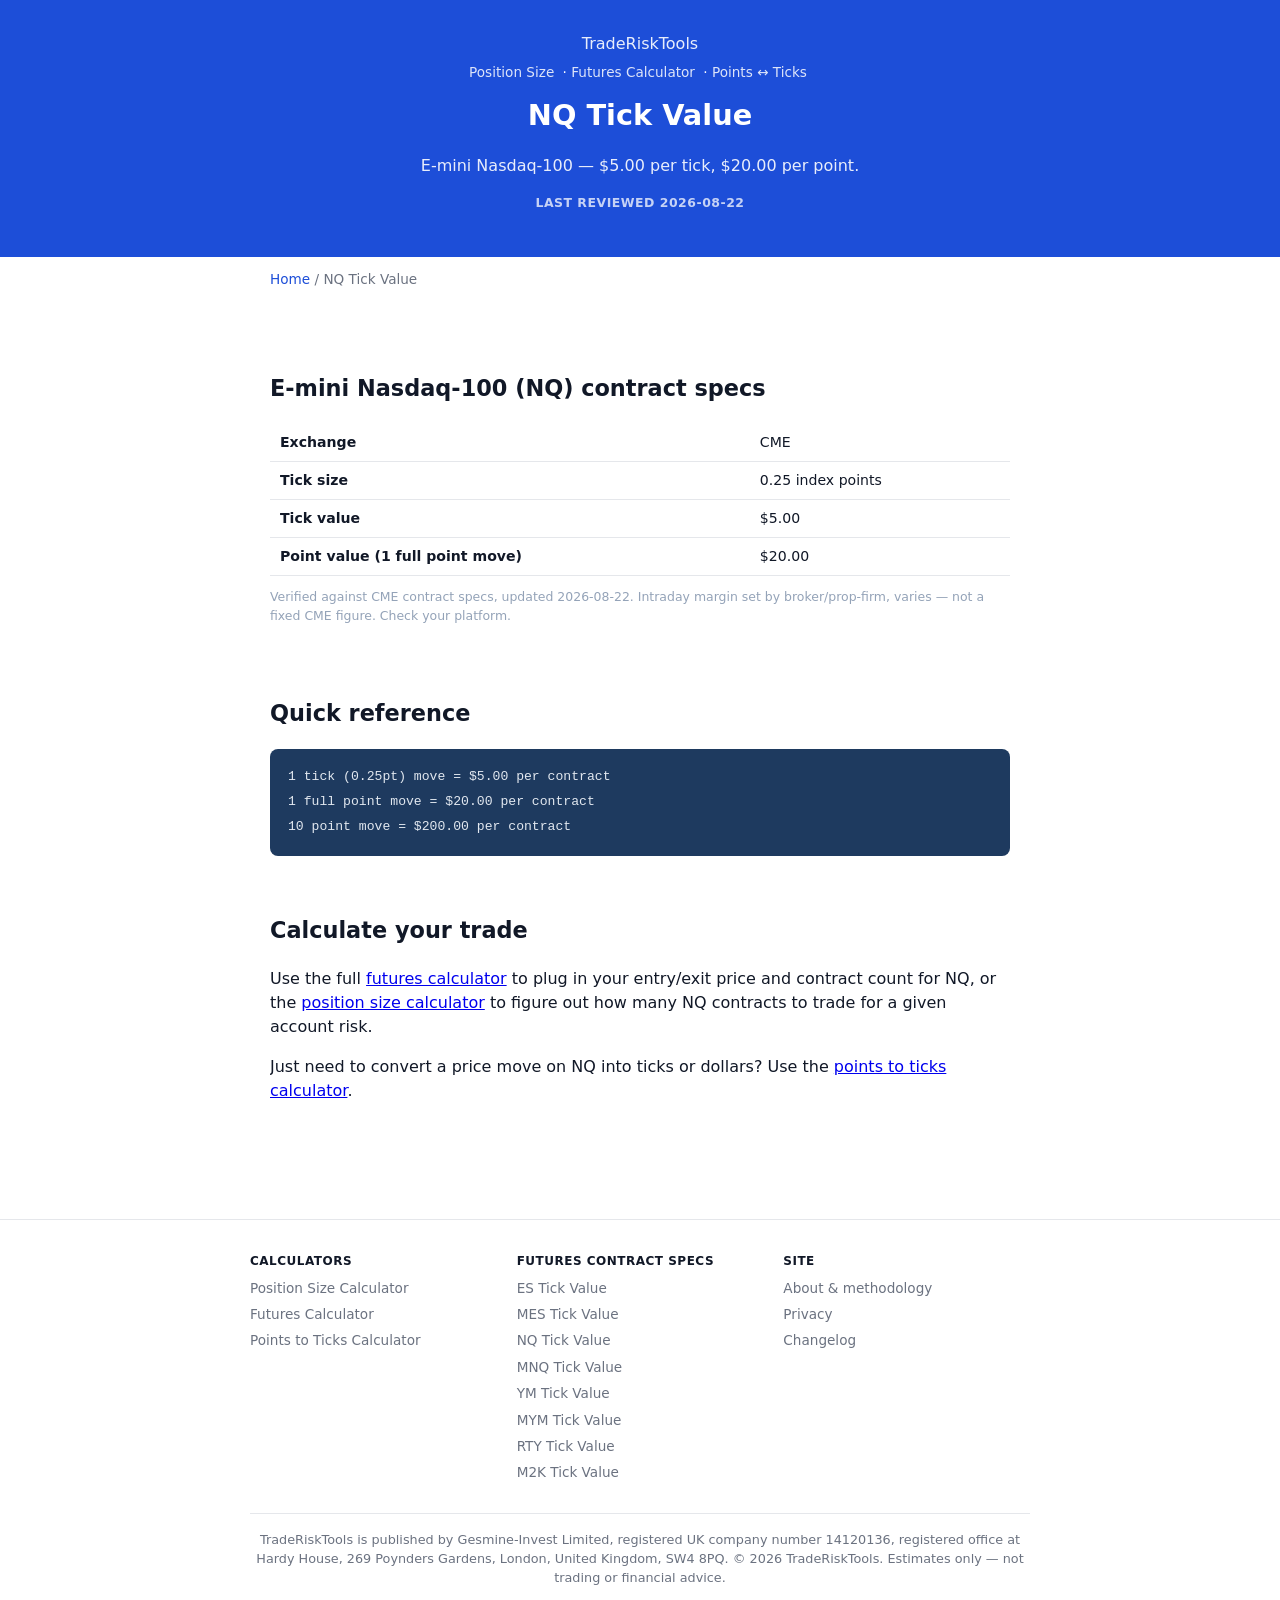
<file: tick-value/nq/index.html>
<!doctype html>
<html lang="en">
<head>
<meta charset="utf-8">
<meta name="viewport" content="width=device-width, initial-scale=1">
<title>NQ Tick Value — E-mini Nasdaq-100 Contract Specs</title>
<meta name="description" content="NQ (E-mini Nasdaq-100) tick value is $5.00 per 0.25-point tick, $20.00 per full point. Verified CME contract specs.">
<link rel="canonical" href="https://traderisktools.com/tick-value/nq/">
<meta property="og:title" content="NQ Tick Value — E-mini Nasdaq-100 Contract Specs">
<meta property="og:description" content="NQ (E-mini Nasdaq-100) tick value is $5.00 per 0.25-point tick, $20.00 per full point. Verified CME contract specs.">
<meta property="og:type" content="website">
<meta property="og:url" content="https://traderisktools.com/tick-value/nq/">
<meta name="twitter:card" content="summary_large_image">
<link rel="icon" href="/favicon.svg" type="image/svg+xml">
<link rel="stylesheet" href="/assets/styles.css">
<script type="application/ld+json">{"@context":"https://schema.org","@graph":[{"@type":"Dataset","name":"NQ Tick Value and Contract Specs","description":"Tick size, tick value, and point value for the E-mini Nasdaq-100 (NQ) futures contract, sourced from CME contract specifications.","dateModified":"2026-08-22","isAccessibleForFree":true,"url":"https://traderisktools.com/tick-value/nq/","variableMeasured":"Futures contract tick value","creator":{"@type":"Organization","name":"TradeRiskTools","legalName":"Gesmine-Invest Limited","identifier":{"@type":"PropertyValue","propertyID":"UK Company Number","value":"14120136"},"address":{"@type":"PostalAddress","streetAddress":"Hardy House, 269 Poynders Gardens","addressLocality":"London","postalCode":"SW4 8PQ","addressCountry":"GB"}},"license":"https://creativecommons.org/licenses/by/4.0/"},{"@type":"BreadcrumbList","itemListElement":[{"@type":"ListItem","position":1,"name":"Home","item":"https://traderisktools.com/"},{"@type":"ListItem","position":2,"name":"NQ Tick Value","item":"https://traderisktools.com/tick-value/nq/"}]},{"@type":"Organization","name":"TradeRiskTools","legalName":"Gesmine-Invest Limited","identifier":{"@type":"PropertyValue","propertyID":"UK Company Number","value":"14120136"},"address":{"@type":"PostalAddress","streetAddress":"Hardy House, 269 Poynders Gardens","addressLocality":"London","postalCode":"SW4 8PQ","addressCountry":"GB"}}]}</script>
</head>
<body>
<header>
<a href="/">TradeRiskTools</a>
<nav class="site-nav"><a href="/">Position Size</a> · <a href="/futures-calculator/">Futures Calculator</a> · <a href="/points-to-ticks-calculator/">Points ↔ Ticks</a></nav>
<h1>NQ Tick Value</h1>
<p>E-mini Nasdaq-100 — $5.00 per tick, $20.00 per point.</p>
<p class="reviewed-badge">Last reviewed 2026-08-22</p>
</header>
<nav class="crumbs"><a href="/">Home</a> / NQ Tick Value</nav>
<main>

<section>
<h2>E-mini Nasdaq-100 (NQ) contract specs</h2>
<table>
<tr><th>Exchange</th><td>CME</td></tr>
<tr><th>Tick size</th><td>0.25 index points</td></tr>
<tr><th>Tick value</th><td>$5.00</td></tr>
<tr><th>Point value (1 full point move)</th><td>$20.00</td></tr>
</table>
<p class="formula-footnote">Verified against CME contract specs, updated 2026-08-22. Intraday margin set by broker/prop-firm, varies — not a fixed CME figure. Check your platform.</p>
</section>
<section>
<h2>Quick reference</h2>
<div class="formula-code">
1 tick (0.25pt) move = $5.00 per contract<br>
1 full point move = $20.00 per contract<br>
10 point move = $200.00 per contract
</div>
</section>
<section>
<h2>Calculate your trade</h2>
<p>Use the full <a href="/futures-calculator/">futures calculator</a> to plug in your entry/exit price and contract count for NQ, or the <a href="/">position size calculator</a> to figure out how many NQ contracts to trade for a given account risk.</p>
<p>Just need to convert a price move on NQ into ticks or dollars? Use the <a href="/points-to-ticks-calculator/">points to ticks calculator</a>.</p>
</section>
<section id="affiliate-widget"></section>
</main>
<footer>
<div class="footer-groups">
<div>
<p class="footer-heading">Calculators</p>
<ul>
<li><a href="/">Position Size Calculator</a></li>
<li><a href="/futures-calculator/">Futures Calculator</a></li>
<li><a href="/points-to-ticks-calculator/">Points to Ticks Calculator</a></li>
</ul>
</div>
<div>
<p class="footer-heading">Futures contract specs</p>
<ul>
<li><a href="/tick-value/es/">ES Tick Value</a></li>
<li><a href="/tick-value/mes/">MES Tick Value</a></li>
<li><a href="/tick-value/nq/">NQ Tick Value</a></li>
<li><a href="/tick-value/mnq/">MNQ Tick Value</a></li>
<li><a href="/tick-value/ym/">YM Tick Value</a></li>
<li><a href="/tick-value/mym/">MYM Tick Value</a></li>
<li><a href="/tick-value/rty/">RTY Tick Value</a></li>
<li><a href="/tick-value/m2k/">M2K Tick Value</a></li>
</ul>
</div>
<div>
<p class="footer-heading">Site</p>
<ul>
<li><a href="/about/">About &amp; methodology</a></li>
<li><a href="/privacy/">Privacy</a></li>
<li><a href="/changelog/">Changelog</a></li>
</ul>
</div>
</div>
<p class="footer-legal">TradeRiskTools is published by Gesmine-Invest Limited, registered UK company number 14120136, registered office at Hardy House, 269 Poynders Gardens, London, United Kingdom, SW4 8PQ. &copy; 2026 TradeRiskTools. Estimates only — not trading or financial advice.</p>
</footer>
<script src="/assets/calc-engine.js"></script>
<script src="/assets/affiliate-widget.js"></script>
</body>
</html>
</file>
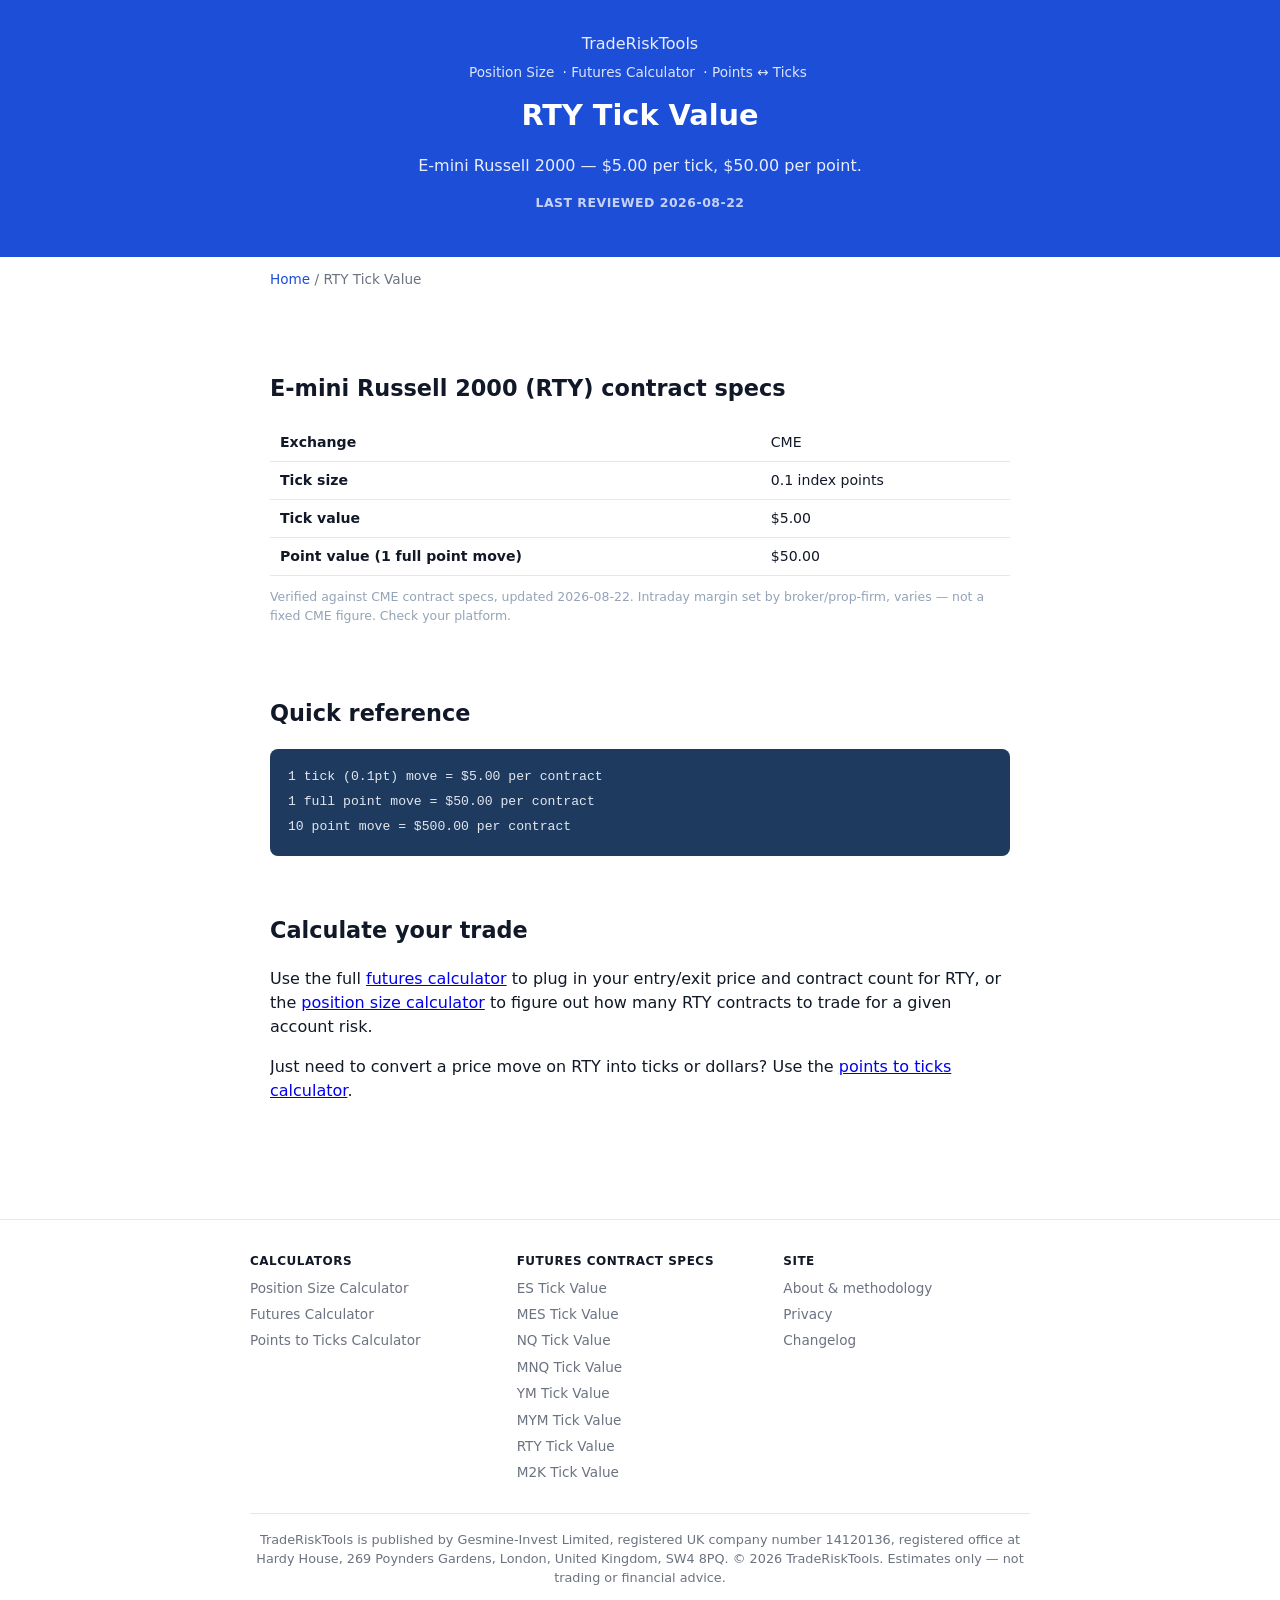
<file: tick-value/rty/index.html>
<!doctype html>
<html lang="en">
<head>
<meta charset="utf-8">
<meta name="viewport" content="width=device-width, initial-scale=1">
<title>RTY Tick Value — E-mini Russell 2000 Contract Specs</title>
<meta name="description" content="RTY (E-mini Russell 2000) tick value is $5.00 per 0.1-point tick, $50.00 per full point. Verified CME contract specs.">
<link rel="canonical" href="https://traderisktools.com/tick-value/rty/">
<meta property="og:title" content="RTY Tick Value — E-mini Russell 2000 Contract Specs">
<meta property="og:description" content="RTY (E-mini Russell 2000) tick value is $5.00 per 0.1-point tick, $50.00 per full point. Verified CME contract specs.">
<meta property="og:type" content="website">
<meta property="og:url" content="https://traderisktools.com/tick-value/rty/">
<meta name="twitter:card" content="summary_large_image">
<link rel="icon" href="/favicon.svg" type="image/svg+xml">
<link rel="stylesheet" href="/assets/styles.css">
<script type="application/ld+json">{"@context":"https://schema.org","@graph":[{"@type":"Dataset","name":"RTY Tick Value and Contract Specs","description":"Tick size, tick value, and point value for the E-mini Russell 2000 (RTY) futures contract, sourced from CME contract specifications.","dateModified":"2026-08-22","isAccessibleForFree":true,"url":"https://traderisktools.com/tick-value/rty/","variableMeasured":"Futures contract tick value","creator":{"@type":"Organization","name":"TradeRiskTools","legalName":"Gesmine-Invest Limited","identifier":{"@type":"PropertyValue","propertyID":"UK Company Number","value":"14120136"},"address":{"@type":"PostalAddress","streetAddress":"Hardy House, 269 Poynders Gardens","addressLocality":"London","postalCode":"SW4 8PQ","addressCountry":"GB"}},"license":"https://creativecommons.org/licenses/by/4.0/"},{"@type":"BreadcrumbList","itemListElement":[{"@type":"ListItem","position":1,"name":"Home","item":"https://traderisktools.com/"},{"@type":"ListItem","position":2,"name":"RTY Tick Value","item":"https://traderisktools.com/tick-value/rty/"}]},{"@type":"Organization","name":"TradeRiskTools","legalName":"Gesmine-Invest Limited","identifier":{"@type":"PropertyValue","propertyID":"UK Company Number","value":"14120136"},"address":{"@type":"PostalAddress","streetAddress":"Hardy House, 269 Poynders Gardens","addressLocality":"London","postalCode":"SW4 8PQ","addressCountry":"GB"}}]}</script>
</head>
<body>
<header>
<a href="/">TradeRiskTools</a>
<nav class="site-nav"><a href="/">Position Size</a> · <a href="/futures-calculator/">Futures Calculator</a> · <a href="/points-to-ticks-calculator/">Points ↔ Ticks</a></nav>
<h1>RTY Tick Value</h1>
<p>E-mini Russell 2000 — $5.00 per tick, $50.00 per point.</p>
<p class="reviewed-badge">Last reviewed 2026-08-22</p>
</header>
<nav class="crumbs"><a href="/">Home</a> / RTY Tick Value</nav>
<main>

<section>
<h2>E-mini Russell 2000 (RTY) contract specs</h2>
<table>
<tr><th>Exchange</th><td>CME</td></tr>
<tr><th>Tick size</th><td>0.1 index points</td></tr>
<tr><th>Tick value</th><td>$5.00</td></tr>
<tr><th>Point value (1 full point move)</th><td>$50.00</td></tr>
</table>
<p class="formula-footnote">Verified against CME contract specs, updated 2026-08-22. Intraday margin set by broker/prop-firm, varies — not a fixed CME figure. Check your platform.</p>
</section>
<section>
<h2>Quick reference</h2>
<div class="formula-code">
1 tick (0.1pt) move = $5.00 per contract<br>
1 full point move = $50.00 per contract<br>
10 point move = $500.00 per contract
</div>
</section>
<section>
<h2>Calculate your trade</h2>
<p>Use the full <a href="/futures-calculator/">futures calculator</a> to plug in your entry/exit price and contract count for RTY, or the <a href="/">position size calculator</a> to figure out how many RTY contracts to trade for a given account risk.</p>
<p>Just need to convert a price move on RTY into ticks or dollars? Use the <a href="/points-to-ticks-calculator/">points to ticks calculator</a>.</p>
</section>
<section id="affiliate-widget"></section>
</main>
<footer>
<div class="footer-groups">
<div>
<p class="footer-heading">Calculators</p>
<ul>
<li><a href="/">Position Size Calculator</a></li>
<li><a href="/futures-calculator/">Futures Calculator</a></li>
<li><a href="/points-to-ticks-calculator/">Points to Ticks Calculator</a></li>
</ul>
</div>
<div>
<p class="footer-heading">Futures contract specs</p>
<ul>
<li><a href="/tick-value/es/">ES Tick Value</a></li>
<li><a href="/tick-value/mes/">MES Tick Value</a></li>
<li><a href="/tick-value/nq/">NQ Tick Value</a></li>
<li><a href="/tick-value/mnq/">MNQ Tick Value</a></li>
<li><a href="/tick-value/ym/">YM Tick Value</a></li>
<li><a href="/tick-value/mym/">MYM Tick Value</a></li>
<li><a href="/tick-value/rty/">RTY Tick Value</a></li>
<li><a href="/tick-value/m2k/">M2K Tick Value</a></li>
</ul>
</div>
<div>
<p class="footer-heading">Site</p>
<ul>
<li><a href="/about/">About &amp; methodology</a></li>
<li><a href="/privacy/">Privacy</a></li>
<li><a href="/changelog/">Changelog</a></li>
</ul>
</div>
</div>
<p class="footer-legal">TradeRiskTools is published by Gesmine-Invest Limited, registered UK company number 14120136, registered office at Hardy House, 269 Poynders Gardens, London, United Kingdom, SW4 8PQ. &copy; 2026 TradeRiskTools. Estimates only — not trading or financial advice.</p>
</footer>
<script src="/assets/calc-engine.js"></script>
<script src="/assets/affiliate-widget.js"></script>
</body>
</html>
</file>
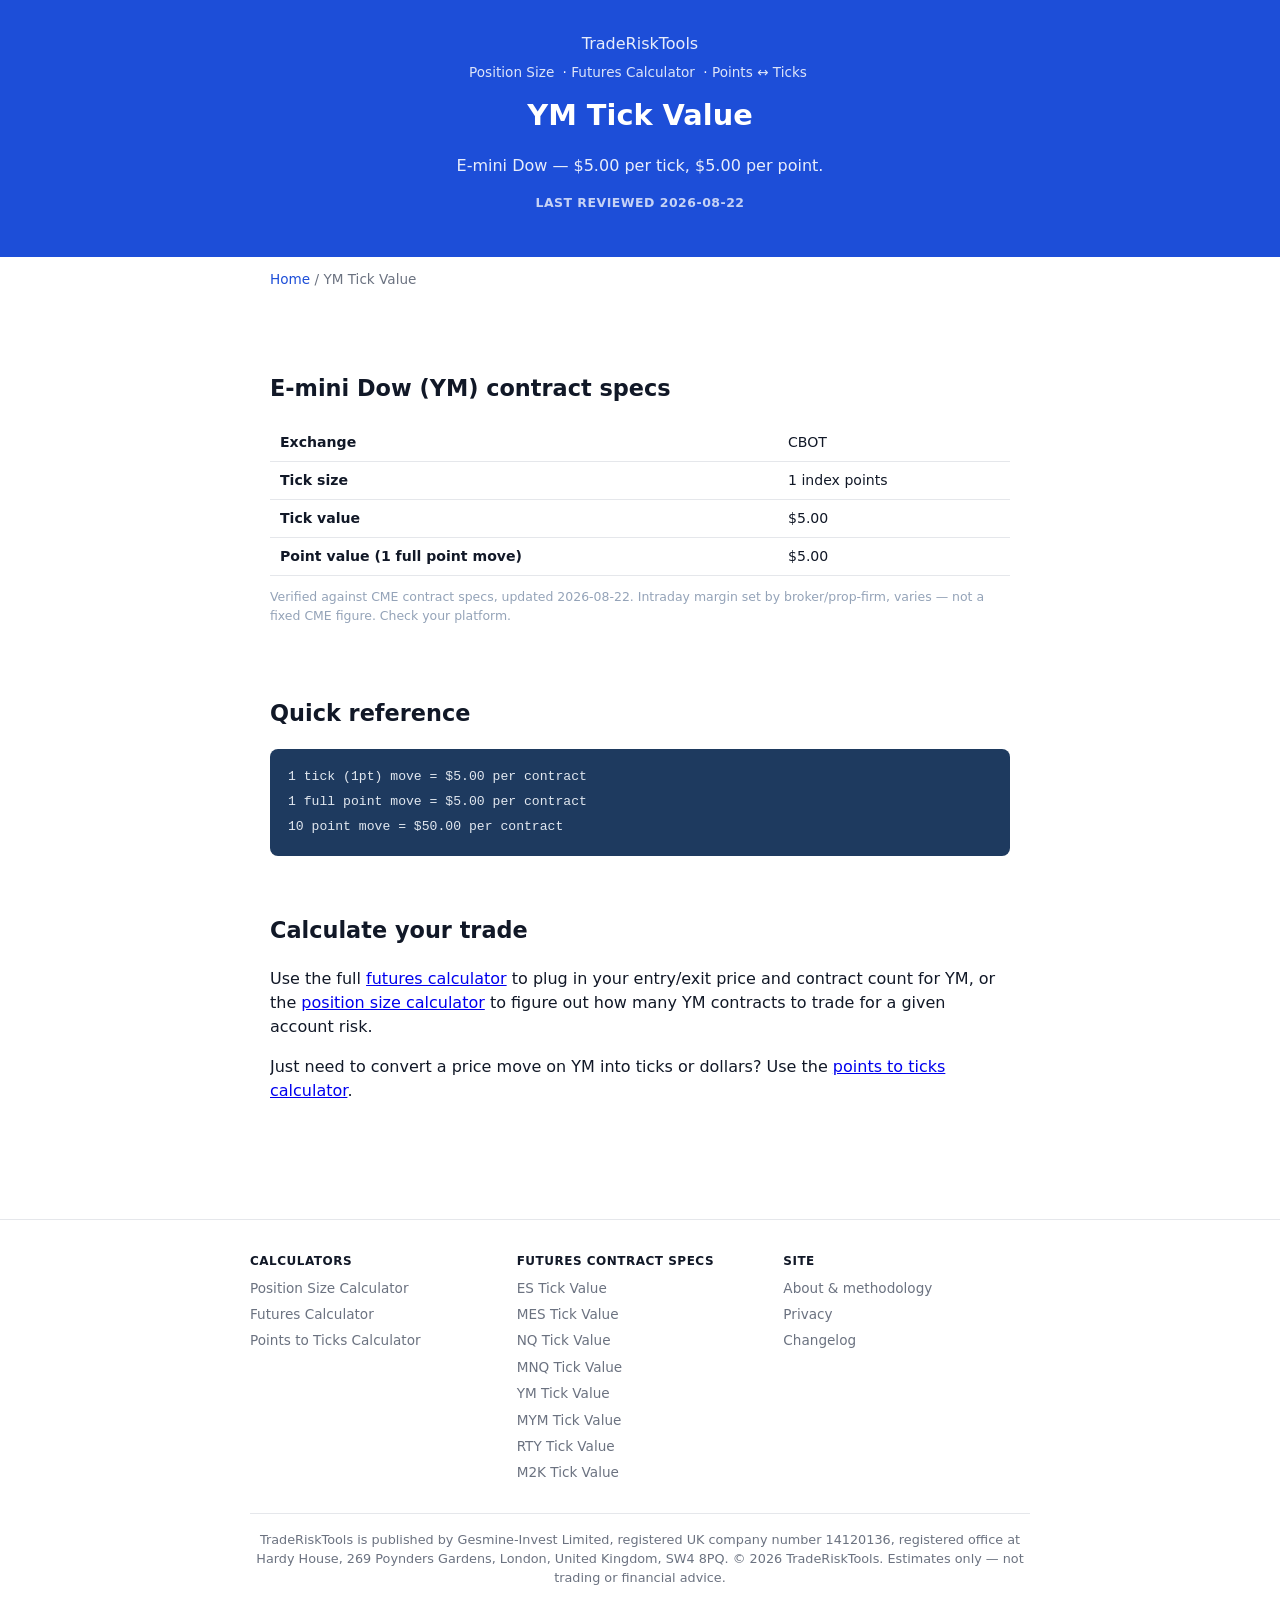
<file: tick-value/ym/index.html>
<!doctype html>
<html lang="en">
<head>
<meta charset="utf-8">
<meta name="viewport" content="width=device-width, initial-scale=1">
<title>YM Tick Value — E-mini Dow Contract Specs</title>
<meta name="description" content="YM (E-mini Dow) tick value is $5.00 per 1-point tick, $5.00 per full point. Verified CME contract specs.">
<link rel="canonical" href="https://traderisktools.com/tick-value/ym/">
<meta property="og:title" content="YM Tick Value — E-mini Dow Contract Specs">
<meta property="og:description" content="YM (E-mini Dow) tick value is $5.00 per 1-point tick, $5.00 per full point. Verified CME contract specs.">
<meta property="og:type" content="website">
<meta property="og:url" content="https://traderisktools.com/tick-value/ym/">
<meta name="twitter:card" content="summary_large_image">
<link rel="icon" href="/favicon.svg" type="image/svg+xml">
<link rel="stylesheet" href="/assets/styles.css">
<script type="application/ld+json">{"@context":"https://schema.org","@graph":[{"@type":"Dataset","name":"YM Tick Value and Contract Specs","description":"Tick size, tick value, and point value for the E-mini Dow (YM) futures contract, sourced from CME contract specifications.","dateModified":"2026-08-22","isAccessibleForFree":true,"url":"https://traderisktools.com/tick-value/ym/","variableMeasured":"Futures contract tick value","creator":{"@type":"Organization","name":"TradeRiskTools","legalName":"Gesmine-Invest Limited","identifier":{"@type":"PropertyValue","propertyID":"UK Company Number","value":"14120136"},"address":{"@type":"PostalAddress","streetAddress":"Hardy House, 269 Poynders Gardens","addressLocality":"London","postalCode":"SW4 8PQ","addressCountry":"GB"}},"license":"https://creativecommons.org/licenses/by/4.0/"},{"@type":"BreadcrumbList","itemListElement":[{"@type":"ListItem","position":1,"name":"Home","item":"https://traderisktools.com/"},{"@type":"ListItem","position":2,"name":"YM Tick Value","item":"https://traderisktools.com/tick-value/ym/"}]},{"@type":"Organization","name":"TradeRiskTools","legalName":"Gesmine-Invest Limited","identifier":{"@type":"PropertyValue","propertyID":"UK Company Number","value":"14120136"},"address":{"@type":"PostalAddress","streetAddress":"Hardy House, 269 Poynders Gardens","addressLocality":"London","postalCode":"SW4 8PQ","addressCountry":"GB"}}]}</script>
</head>
<body>
<header>
<a href="/">TradeRiskTools</a>
<nav class="site-nav"><a href="/">Position Size</a> · <a href="/futures-calculator/">Futures Calculator</a> · <a href="/points-to-ticks-calculator/">Points ↔ Ticks</a></nav>
<h1>YM Tick Value</h1>
<p>E-mini Dow — $5.00 per tick, $5.00 per point.</p>
<p class="reviewed-badge">Last reviewed 2026-08-22</p>
</header>
<nav class="crumbs"><a href="/">Home</a> / YM Tick Value</nav>
<main>

<section>
<h2>E-mini Dow (YM) contract specs</h2>
<table>
<tr><th>Exchange</th><td>CBOT</td></tr>
<tr><th>Tick size</th><td>1 index points</td></tr>
<tr><th>Tick value</th><td>$5.00</td></tr>
<tr><th>Point value (1 full point move)</th><td>$5.00</td></tr>
</table>
<p class="formula-footnote">Verified against CME contract specs, updated 2026-08-22. Intraday margin set by broker/prop-firm, varies — not a fixed CME figure. Check your platform.</p>
</section>
<section>
<h2>Quick reference</h2>
<div class="formula-code">
1 tick (1pt) move = $5.00 per contract<br>
1 full point move = $5.00 per contract<br>
10 point move = $50.00 per contract
</div>
</section>
<section>
<h2>Calculate your trade</h2>
<p>Use the full <a href="/futures-calculator/">futures calculator</a> to plug in your entry/exit price and contract count for YM, or the <a href="/">position size calculator</a> to figure out how many YM contracts to trade for a given account risk.</p>
<p>Just need to convert a price move on YM into ticks or dollars? Use the <a href="/points-to-ticks-calculator/">points to ticks calculator</a>.</p>
</section>
<section id="affiliate-widget"></section>
</main>
<footer>
<div class="footer-groups">
<div>
<p class="footer-heading">Calculators</p>
<ul>
<li><a href="/">Position Size Calculator</a></li>
<li><a href="/futures-calculator/">Futures Calculator</a></li>
<li><a href="/points-to-ticks-calculator/">Points to Ticks Calculator</a></li>
</ul>
</div>
<div>
<p class="footer-heading">Futures contract specs</p>
<ul>
<li><a href="/tick-value/es/">ES Tick Value</a></li>
<li><a href="/tick-value/mes/">MES Tick Value</a></li>
<li><a href="/tick-value/nq/">NQ Tick Value</a></li>
<li><a href="/tick-value/mnq/">MNQ Tick Value</a></li>
<li><a href="/tick-value/ym/">YM Tick Value</a></li>
<li><a href="/tick-value/mym/">MYM Tick Value</a></li>
<li><a href="/tick-value/rty/">RTY Tick Value</a></li>
<li><a href="/tick-value/m2k/">M2K Tick Value</a></li>
</ul>
</div>
<div>
<p class="footer-heading">Site</p>
<ul>
<li><a href="/about/">About &amp; methodology</a></li>
<li><a href="/privacy/">Privacy</a></li>
<li><a href="/changelog/">Changelog</a></li>
</ul>
</div>
</div>
<p class="footer-legal">TradeRiskTools is published by Gesmine-Invest Limited, registered UK company number 14120136, registered office at Hardy House, 269 Poynders Gardens, London, United Kingdom, SW4 8PQ. &copy; 2026 TradeRiskTools. Estimates only — not trading or financial advice.</p>
</footer>
<script src="/assets/calc-engine.js"></script>
<script src="/assets/affiliate-widget.js"></script>
</body>
</html>
</file>
<file: assets/styles.css>
:root {
  --brand: #1d4ed8;
  --brand-light: #dbeafe;
  --text: #111827;
  --muted: #6b7280;
  --border: #e5e7eb;
  --bg: #f9fafb;
  --radius: 12px;
}
* { box-sizing: border-box; }
body { font-family: system-ui, -apple-system, sans-serif; color: var(--text); margin: 0; background: #fff; line-height: 1.5; }
header { background: var(--brand); color: #fff; padding-top: 32px; padding-bottom: 32px; padding-left: 20px; padding-right: 20px; }
header a { color: rgba(255,255,255,.9); text-decoration: none; }
header h1 { margin: 12px 0 4px; font-size: 1.8rem; }
header p { color: rgba(255,255,255,.9); }
h2 { font-size: 1.4rem; }
h3 { font-size: 1.1rem; }
header .reviewed-badge { color: rgba(255,255,255,.75); font-size: .78rem; margin-top: 6px; text-transform: uppercase; letter-spacing: .5px; font-weight: 600; }
footer p:first-child { max-width: 640px; margin: 0 auto 8px; }
.disclaimer-banner { background: #fef3c7; border-bottom: 1px solid #fde68a; font-size: .9rem; color: #78350f; padding-top: 12px; padding-bottom: 12px; padding-left: 20px; padding-right: 20px; }
main { max-width: 780px; margin: 0 auto; padding: 24px 20px 60px; }
nav.crumbs { max-width: 780px; margin: 0 auto; padding: 12px 20px 0; font-size: .85rem; color: var(--muted); }
nav.crumbs a { color: var(--brand); text-decoration: none; }
form { display: grid; gap: 16px; background: var(--bg); border: 1px solid var(--border); border-radius: var(--radius); padding: 24px; }
label { display: flex; flex-direction: column; gap: 4px; font-size: .9rem; font-weight: 600; }
input, select { padding: 10px; border: 1px solid var(--border); border-radius: 8px; font-size: 1rem; }
.toggle-group { display: flex; gap: 8px; flex-wrap: wrap; }
.toggle-group button { flex: 1; min-width: 90px; padding: 10px; border: 1px solid var(--border); border-radius: 8px; background: #fff; cursor: pointer; font-weight: 600; font-size: .85rem; }
.toggle-group button.active { background: var(--brand); color: #fff; border-color: var(--brand); }
.toggle-panel { display: none; }
.toggle-panel.visible { display: grid; gap: 16px; }
button.submit-btn { background: var(--brand); color: #fff; border: none; padding: 12px; border-radius: 8px; font-size: 1rem; font-weight: 600; cursor: pointer; }
#results-block, #stop-results-block { margin-top: 20px; padding: 20px; background: var(--brand-light); border-radius: var(--radius); display: none; }
#results-block.visible, #stop-results-block.visible { display: block; }
.result-amount { font-size: 2rem; font-weight: 800; margin: 0 0 8px; }
.result-row { display: flex; justify-content: space-between; padding: 6px 0; border-bottom: 1px solid rgba(0,0,0,.08); font-size: .95rem; }
.result-row:last-child { border-bottom: none; }
.privacy-note { font-size: .8rem; color: var(--muted); margin-top: 8px; }
section { margin-top: 40px; }
main > section { overflow-x: auto; }
.site-nav { margin-top: 6px; font-size: .85rem; }
.site-nav a { color: rgba(255,255,255,.85); text-decoration: none; margin-right: 4px; }
.site-nav a:hover { text-decoration: underline; }
footer { color: var(--muted); font-size: .8rem; padding: 32px 20px 24px; border-top: 1px solid var(--border); }
.footer-groups { max-width: 780px; margin: 0 auto; display: grid; grid-template-columns: repeat(auto-fit, minmax(160px, 1fr)); gap: 20px; text-align: left; }
.footer-heading { font-size: .75rem; text-transform: uppercase; letter-spacing: .5px; font-weight: 700; color: var(--text); margin: 0 0 8px; }
.footer-groups ul { list-style: none; padding: 0; margin: 0; }
.footer-groups li { margin-bottom: 6px; }
.footer-groups a { color: var(--muted); text-decoration: none; font-size: .85rem; }
.footer-groups a:hover { color: var(--brand); }
.footer-legal { max-width: 780px; margin: 24px auto 0; text-align: center; border-top: 1px solid var(--border); padding-top: 16px; }
.formula-section { background: #f8fafc; border: 1px solid #e2e8f0; border-radius: var(--radius); padding: 24px; overflow-x: auto; }
.formula-section .source-line { color: #64748b; font-size: .78rem; text-transform: uppercase; letter-spacing: .5px; font-weight: 600; }
.formula-section table, main > section > table { width: 100%; border-collapse: collapse; font-size: .88rem; margin: 12px 0; }
.formula-section th, .formula-section td, main > section > table th, main > section > table td { text-align: left; padding: 8px 10px; border-bottom: 1px solid var(--border); }
.formula-code { background: #1e3a5f; color: #e2e8f0; border-radius: 8px; padding: 16px 18px; font-family: 'Courier New', monospace; font-size: .82rem; line-height: 1.9; }
.formula-footnote { font-size: .78rem; color: #94a3b8; margin-top: 12px; }
.source-range-note { background: #fffbeb; border: 1px solid #fde68a; border-radius: 8px; padding: 14px 16px; font-size: .85rem; color: #78350f; margin: 16px 0; }
.tool-links { display: grid; grid-template-columns: repeat(auto-fill, minmax(180px, 1fr)); gap: 10px; list-style: none; padding: 0; }
.tool-links a { display: block; padding: 12px 14px; border: 1px solid var(--border); border-radius: 8px; text-decoration: none; color: var(--text); font-weight: 600; font-size: .9rem; }
.tool-links a:hover { border-color: var(--brand); }
.symbol-table-wrap { overflow-x: auto; }
/* affiliate widget */
.provider-grid { display: grid; gap: 12px; grid-template-columns: repeat(auto-fit, minmax(220px, 1fr)); }
.provider-card { border: 1px solid var(--border); border-radius: var(--radius); padding: 16px; text-decoration: none; color: var(--text); display: block; }
.provider-card:hover { border-color: var(--brand); }
.provider-card .provider-name { font-weight: 700; margin-bottom: 6px; }
.provider-card .provider-blurb { font-size: .85rem; color: var(--muted); }
.affiliate-disclosure { font-size: .78rem; color: var(--muted); margin-top: 10px; }
@media (min-width: 641px) {
  header { text-align: center; }
}
@media (max-width: 640px) {
  header h1 { font-size: 1.4rem; }
  h2 { font-size: 1.15rem; }
  h3 { font-size: 1rem; }
  .formula-code { padding: 12px 14px; line-height: 1.6; font-size: .78rem; }
  .disclaimer-banner { font-size: .8rem; }
  .result-amount { font-size: 1.6rem; }
  footer { font-size: .78rem; }
}
</file>
